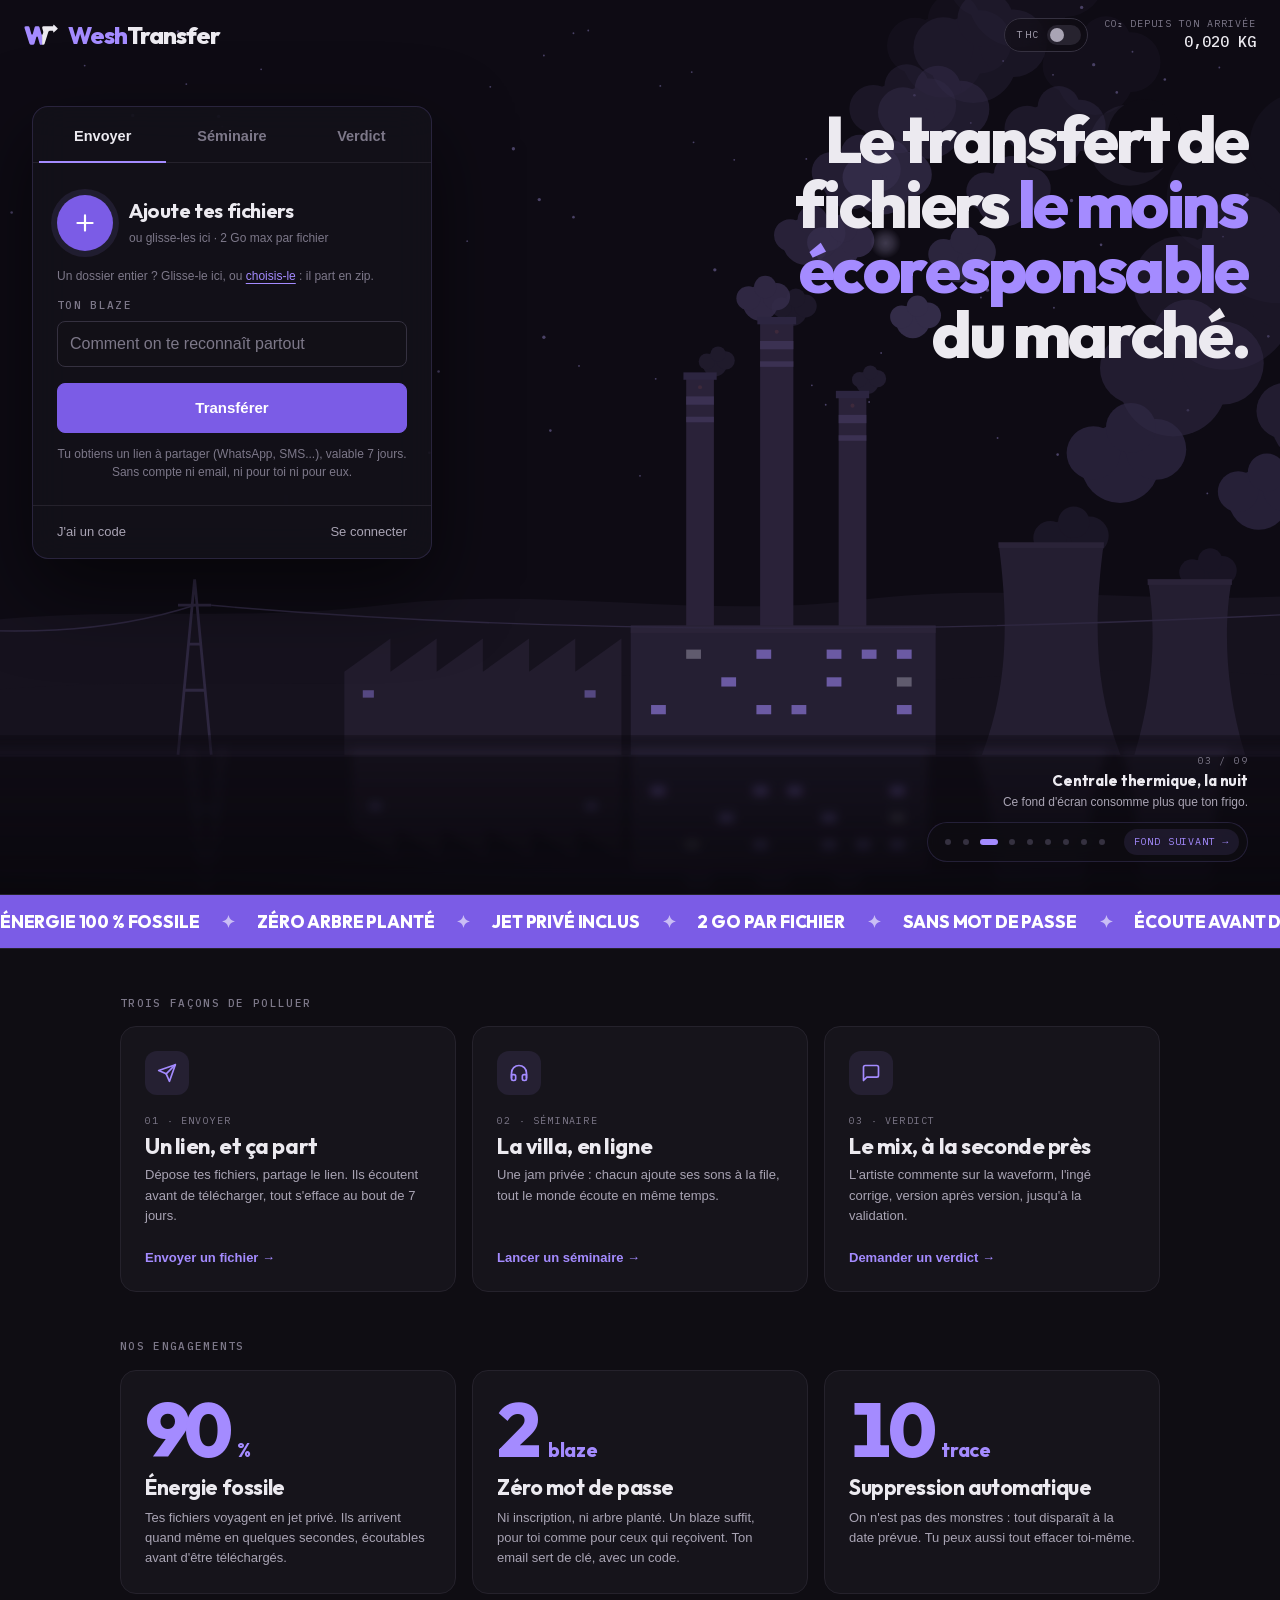
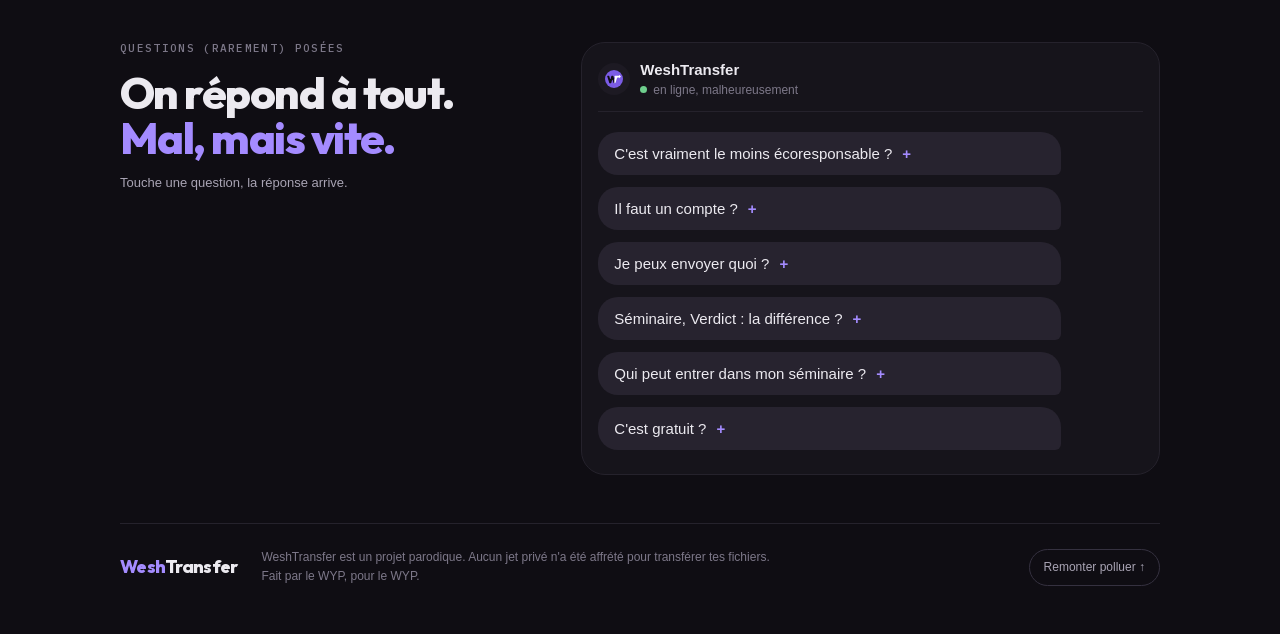
<file: index.html>
<!doctype html>
<html lang="fr">
<head>
<meta charset="utf-8">
<!-- servie aussi sous /t/..., /i/..., /c/... (liens courts) : tout part de la racine -->
<base href="/">
<meta name="viewport" content="width=device-width, initial-scale=1, viewport-fit=cover">
<meta name="theme-color" content="#0D0A12">
<meta name="description" content="WeshTransfer, le transfert de fichiers le moins écoresponsable du marché. Envoie tes sons, clips et stems, écoute avant de télécharger. Sans compte.">
<link rel="canonical" href="https://weshtransfer.fr/">
<!-- aperçu quand un lien est collé dans une messagerie : adresses absolues obligatoires -->
<meta property="og:type" content="website">
<meta property="og:site_name" content="WeshTransfer">
<meta property="og:locale" content="fr_FR">
<meta property="og:url" content="https://weshtransfer.fr/">
<meta property="og:title" content="WeshTransfer">
<meta property="og:description" content="Le transfert de fichiers le moins écoresponsable du marché. Sons, clips, stems : écoute avant de télécharger. Sans compte.">
<meta property="og:image" content="https://weshtransfer.fr/img/og.png">
<meta property="og:image:width" content="1200">
<meta property="og:image:height" content="630">
<meta property="og:image:alt" content="WeshTransfer : une centrale au charbon, la nuit, et le slogan « le transfert de fichiers le moins écoresponsable du marché ».">
<meta name="twitter:card" content="summary_large_image">
<meta name="apple-mobile-web-app-capable" content="yes">
<meta name="apple-mobile-web-app-status-bar-style" content="black-translucent">
<title>WeshTransfer · le transfert le moins écoresponsable du marché</title>
<link rel="icon" href="img/favicon.svg" type="image/svg+xml">
<link rel="icon" href="img/favicon-32.png" sizes="32x32" type="image/png">
<link rel="apple-touch-icon" href="img/apple-touch-icon.png">
<link rel="stylesheet" href="css/app.css?v=142">
<script type="module" src="js/wallpaper-boot.js?v=142" blocking="render"></script>
</head>
<body class="hub">

<div class="scene" aria-hidden="true"></div>

<header class="hub-top">
  <a class="logo" href="index.html" aria-label="WeshTransfer, accueil">
    <svg class="monogram" width="34" height="21" viewBox="0 0 184 112" aria-hidden="true"><path d="M2.87 21.1A7 7 0 0 1 9.54 12L22.73 12A7 7 0 0 1 29.46 17.07L39.76 52.91A4 4 0 0 0 47.45 52.9L57.65 17.08A7 7 0 0 1 64.38 12L77.01 12A7 7 0 0 1 83.75 17.08L94.57 55.1A3.42 3.42 0 0 0 97.86 57.59L97.86 112L91.95 112A7.22 7.22 0 0 1 85.01 106.76L74.5 69.85A4 4 0 0 0 66.8 69.85L56.87 104.74A10 10 0 0 1 47.25 112L38.83 112A10 10 0 0 1 29.3 105Z" fill="#A48BFF"/><path d="M98.54 20.92A7 7 0 0 1 105.27 12L155.9 12A2.1 2.1 0 0 0 158 9.9L158 5.76A2.52 2.52 0 0 1 162.23 3.91L181.61 21.8A3 3 0 0 1 181.61 26.2L162.23 44.09A2.52 2.52 0 0 1 158 42.24L158 38.1A2.1 2.1 0 0 0 155.9 36L141.07 36A10 10 0 0 0 131.54 43L111.52 106.53A7.82 7.82 0 0 1 104.07 112L97.86 112L97.86 57.59A3.42 3.42 0 0 0 101.15 55.11L103.63 46.55A14 14 0 0 0 103.64 38.83Z" fill="#ECEAF0"/></svg>
    <span class="wordmark"><em>Wesh</em>Transfer</span>
  </a>
  <div class="hub-right">
    <button type="button" class="mode-switch" role="switch" aria-checked="false" data-mode-switch title="Mode THC : autre décor, autres blagues. Parodie, 18+.">THC<i></i></button>
    <p class="co2" aria-live="off"><span class="co2-long" data-thc="Taux de THC depuis ton arrivée">CO₂ depuis ton arrivée</span><span class="co2-short" data-thc="THC">CO₂ émis</span> <b class="mono" id="co2">0,000 kg</b></p>
  </div>
</header>

<main class="hub-stage">
  <p class="claim">Le transfert de fichiers <em>le moins écoresponsable</em> du marché.</p>

  <section class="deck" aria-label="Envoyer, lancer un séminaire ou demander le verdict d'un mix">
    <div class="deck-tabs" role="tablist">
      <button role="tab" data-tab="send" aria-selected="true">Envoyer</button>
      <button role="tab" data-tab="salon" aria-selected="false">Séminaire</button>
      <button role="tab" data-tab="revue" aria-selected="false">Verdict</button>
    </div>
    <div class="deck-body" id="deck"></div>
    <div class="deck-foot">
      <button type="button" data-tab="join">J'ai un code</button>
      <button type="button" data-tab="spaces" id="spaces-link" hidden></button>
    </div>
  </section>

  <div class="wallpaper-note" data-wallpaper>
    <p class="wp-text"><span class="wp-n" data-wp-n>03 / 09</span><b data-wp-title>Centrale thermique, la nuit</b><span data-wp-joke>Ce fond d'écran consomme plus que ton frigo.</span><span class="wp-play" data-wp-play hidden>Clique une plante pour cueillir. Maintiens le clic pour allumer.</span></p>
    <div class="wp-bar"><div class="wp-dots" data-wp-dots aria-label="Choisir le décor"></div><button type="button" class="wp-next" data-wp-next>Fond suivant &rarr;</button></div>
  </div>
</main>

<section class="hub-below">
  <div class="ticker" aria-hidden="true"><div class="ticker-track" data-ticker><span>Énergie 100 % fossile</span><i>✦</i><span>Zéro arbre planté</span><i>✦</i><span>Jet privé inclus</span><i>✦</i><span>2 Go par fichier</span><i>✦</i><span>Sans mot de passe</span><i>✦</i><span>Écoute avant de télécharger</span><i>✦</i><span>Bilan carbone : oui</span><i>✦</i><span>Énergie 100 % fossile</span><i>✦</i><span>Zéro arbre planté</span><i>✦</i><span>Jet privé inclus</span><i>✦</i><span>2 Go par fichier</span><i>✦</i><span>Sans mot de passe</span><i>✦</i><span>Écoute avant de télécharger</span><i>✦</i><span>Bilan carbone : oui</span><i>✦</i></div></div>

  <h2 class="label-mono reveal" data-thc="Trois façons de planer">Trois façons de polluer</h2>
  <div class="modes">
    <button type="button" class="mode reveal" data-tab="send">
      <span class="mode-ico" data-icon="send"></span>
      <span class="mode-kicker" data-thc="01 · Faire tourner">01 · Envoyer</span>
      <strong data-thc="Un lien, et ça plane">Un lien, et ça part</strong>
      <span class="mode-text" data-thc="Pose tes fichiers, fais tourner le lien. Ils écoutent avant de télécharger, tout s'évapore au bout de 7 jours.">Dépose tes fichiers, partage le lien. Ils écoutent avant de télécharger, tout s'efface au bout de 7 jours.</span>
      <span class="mode-go">Envoyer un fichier <i>&rarr;</i></span>
    </button>
    <button type="button" class="mode reveal" data-tab="salon">
      <span class="mode-ico" data-icon="headphones"></span>
      <span class="mode-kicker" data-thc="02 · Session">02 · Séminaire</span>
      <strong data-thc="Le salon, en ligne">La villa, en ligne</strong>
      <span class="mode-text" data-thc="Une session entre potes : chacun pose son son à la file, tout le monde écoute en même temps. Qui a la télécommande ?">Une jam privée : chacun ajoute ses sons à la file, tout le monde écoute en même temps.</span>
      <span class="mode-go">Lancer un séminaire <i>&rarr;</i></span>
    </button>
    <button type="button" class="mode reveal" data-tab="revue">
      <span class="mode-ico" data-icon="comment"></span>
      <span class="mode-kicker">03 · Verdict</span>
      <strong data-thc="Le mix, à tête reposée">Le mix, à la seconde près</strong>
      <span class="mode-text" data-thc="L'artiste commente sur la waveform, l'ingé corrige, version après version. Personne ne se presse, tout le monde valide.">L'artiste commente sur la waveform, l'ingé corrige, version après version, jusqu'à la validation.</span>
      <span class="mode-go">Demander un verdict <i>&rarr;</i></span>
    </button>
  </div>

  <h2 class="label-mono reveal" data-thc="Nos promesses (de ce qu'on s'en souvient)">Nos engagements</h2>
  <div class="pledges">
    <article class="pledge reveal">
      <p class="pledge-stat"><b data-count="100" data-from="0">100</b><span>%</span></p>
      <h3 data-thc="Détente garantie">Énergie fossile</h3>
      <p data-thc="Tes fichiers prennent leur temps dans leur tête. En vrai ils arrivent en quelques secondes, écoutables avant d'être téléchargés.">Tes fichiers voyagent en jet privé. Ils arrivent quand même en quelques secondes, écoutables avant d'être téléchargés.</p>
    </article>
    <article class="pledge reveal">
      <p class="pledge-stat"><b data-count="1" data-from="9">1</b><span>blaze</span></p>
      <h3 data-thc="Zéro prise de tête">Zéro mot de passe</h3>
      <p data-thc="Ni inscription, ni prise de tête. Un blaze suffit, pour toi comme pour ceux qui reçoivent. Ton email sert de clé, avec un code.">Ni inscription, ni arbre planté. Un blaze suffit, pour toi comme pour ceux qui reçoivent. Ton email sert de clé, avec un code.</p>
    </article>
    <article class="pledge reveal">
      <p class="pledge-stat"><b data-count="0" data-from="100">0</b><span>trace</span></p>
      <h3 data-thc="Ça s'évapore tout seul">Suppression automatique</h3>
      <p data-thc="Comme ta mémoire à court terme : tout disparaît à la date prévue. Tu peux aussi tout effacer toi-même.">On n'est pas des monstres : tout disparaît à la date prévue. Tu peux aussi tout effacer toi-même.</p>
    </article>
  </div>

  <div class="hub-faq">
    <div class="faq-side reveal">
      <h2 class="label-mono" data-thc="Questions (posées deux fois)">Questions (rarement) posées</h2>
      <p class="faq-title" data-thc="On répond à tout. &lt;em&gt;Lentement, mais bien.&lt;/em&gt;">On répond à tout. <em>Mal, mais vite.</em></p>
      <p class="faq-sub" data-thc="Touche une question. La réponse arrive, à son rythme.">Touche une question, la réponse arrive.</p>
    </div>
    <div class="chat">
      <p class="chat-head"><img src="img/favicon.svg" alt="" width="18" height="18"><span>WeshTransfer<small data-thc="en ligne, plus ou moins">en ligne, malheureusement</small></span></p>
      <details class="reveal">
        <summary data-thc="C'est vraiment le plus défoncé ?">C'est vraiment le moins écoresponsable ?</summary>
        <div class="chat-answer"><span class="chat-typing"><i></i><i></i><i></i></span><p data-thc="On a oublié la question. Mais oui. Et on efface tout à la date prévue : ça, on s'en souvient.">On fait de notre mieux. Mais en vrai, on efface tout à la date prévue. Quelque part sous le charbon, on a un cœur.</p></div>
      </details>
      <details class="reveal">
        <summary data-thc="Il faut un compte ? Genre, s'inscrire ?">Il faut un compte ?</summary>
        <div class="chat-answer"><span class="chat-typing"><i></i><i></i><i></i></span><p data-thc="Non, un blaze suffit. Pour l'email, un code à 6 chiffres, une fois par appareil. Note-le, tu vas l'oublier.">Non, un blaze suffit. Pour l'email, un code à 6 chiffres, une fois par appareil.</p></div>
      </details>
      <details class="reveal">
        <summary data-thc="Je peux envoyer quoi, déjà ?">Je peux envoyer quoi ?</summary>
        <div class="chat-answer"><span class="chat-typing"><i></i><i></i><i></i></span><p data-thc="Tout, jusqu'à 2 Go par fichier et 3 Go par jour. Sauf les programmes : on plane, mais proprement.">Tout, jusqu'à 2 Go par fichier et 3 Go par jour. Sauf les programmes : on pollue, mais proprement.</p></div>
      </details>
      <details class="reveal">
        <summary data-thc="Séminaire, Verdict : c'est quoi la différence, frère ?">Séminaire, Verdict : la différence ?</summary>
        <div class="chat-answer"><span class="chat-typing"><i></i><i></i><i></i></span><p data-thc="Le séminaire, c'est le salon : chacun pose ses sons à la file et tout le monde écoute en même temps. Le verdict, c'est le studio : l'artiste commente le mix à la seconde près, l'ingé corrige. Dans les deux cas, quelqu'un a apporté à manger.">Le séminaire, c'est la villa : une jam où chacun ajoute ses sons à la file et où tout le monde écoute en même temps. Le verdict, c'est le studio : l'artiste commente le mix à la seconde près, l'ingé corrige.</p></div>
      </details>
      <details class="reveal">
        <summary data-thc="Qui peut entrer dans mon salon ?">Qui peut entrer dans mon séminaire ?</summary>
        <div class="chat-answer"><span class="chat-typing"><i></i><i></i><i></i></span><p data-thc="Seulement ceux que tu invites par email, code à l'appui. Même nous, on n'a pas les clés. On les a perdues, d'ailleurs.">Seulement ceux que tu invites par email, code à l'appui. Même nous, on n'a pas les clés.</p></div>
      </details>
      <details class="reveal">
        <summary data-thc="C'est gratuit ? Sérieux ?">C'est gratuit ?</summary>
        <div class="chat-answer"><span class="chat-typing"><i></i><i></i><i></i></span><p data-thc="Oui. C'est le salon qui régale.">Oui. C'est la planète qui paie.</p></div>
      </details>
    </div>
  </div>

  <footer class="hub-foot">
    <a class="logo" href="index.html" aria-label="WeshTransfer, accueil"><span class="wordmark"><em>Wesh</em>Transfer</span></a>
    <p data-thc="WeshTransfer est un projet parodique. Aucune substance n'a été consommée pour transférer tes fichiers.&lt;br&gt;Fait par le WYP, pour le WYP.">WeshTransfer est un projet parodique. Aucun jet privé n'a été affrété pour transférer tes fichiers.<br>Fait par le WYP, pour le WYP.</p>
    <button type="button" class="foot-top" data-top data-thc="Remonter planer ↑">Remonter polluer &uarr;</button>
  </footer>
</section>

<div id="sheets"></div>
<div class="toast-wrap" id="toasts" aria-live="polite"></div>

<script type="module" src="js/hub.js?v=142"></script>
</body>
</html>
</file>
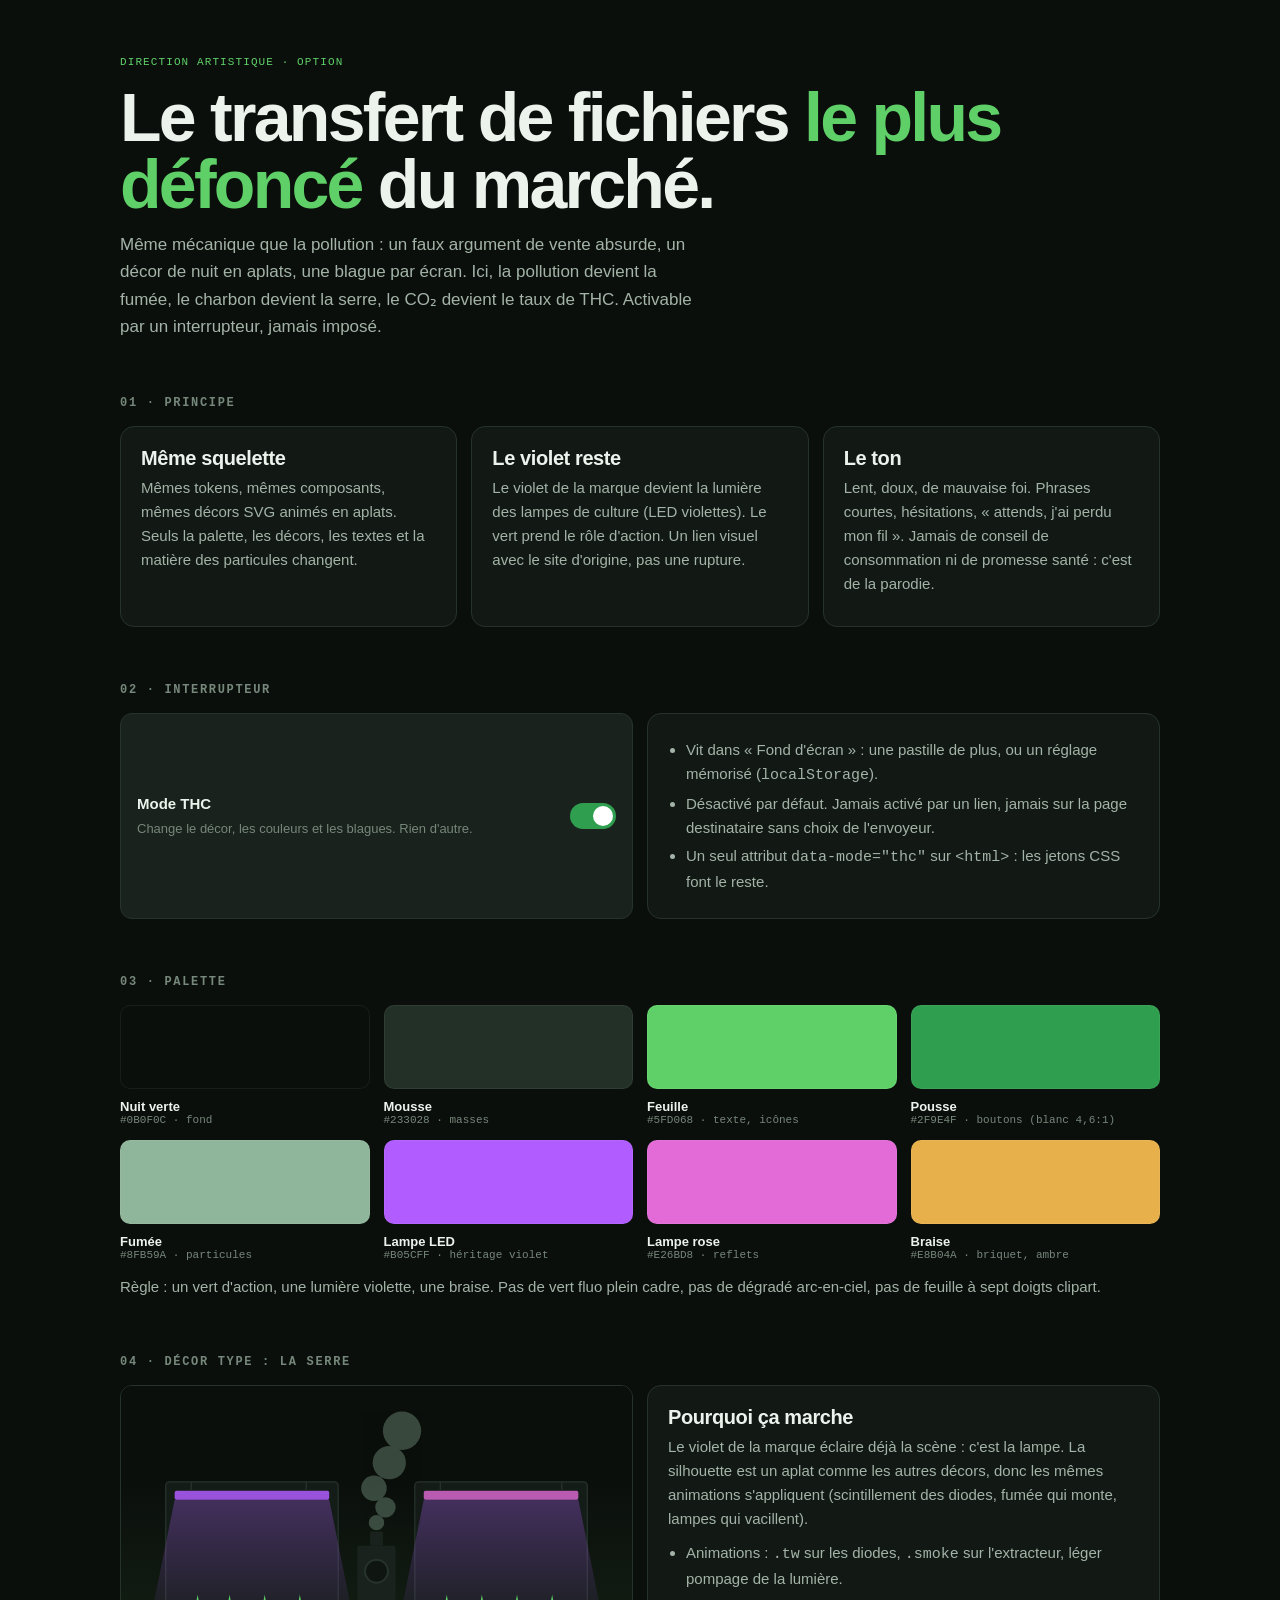
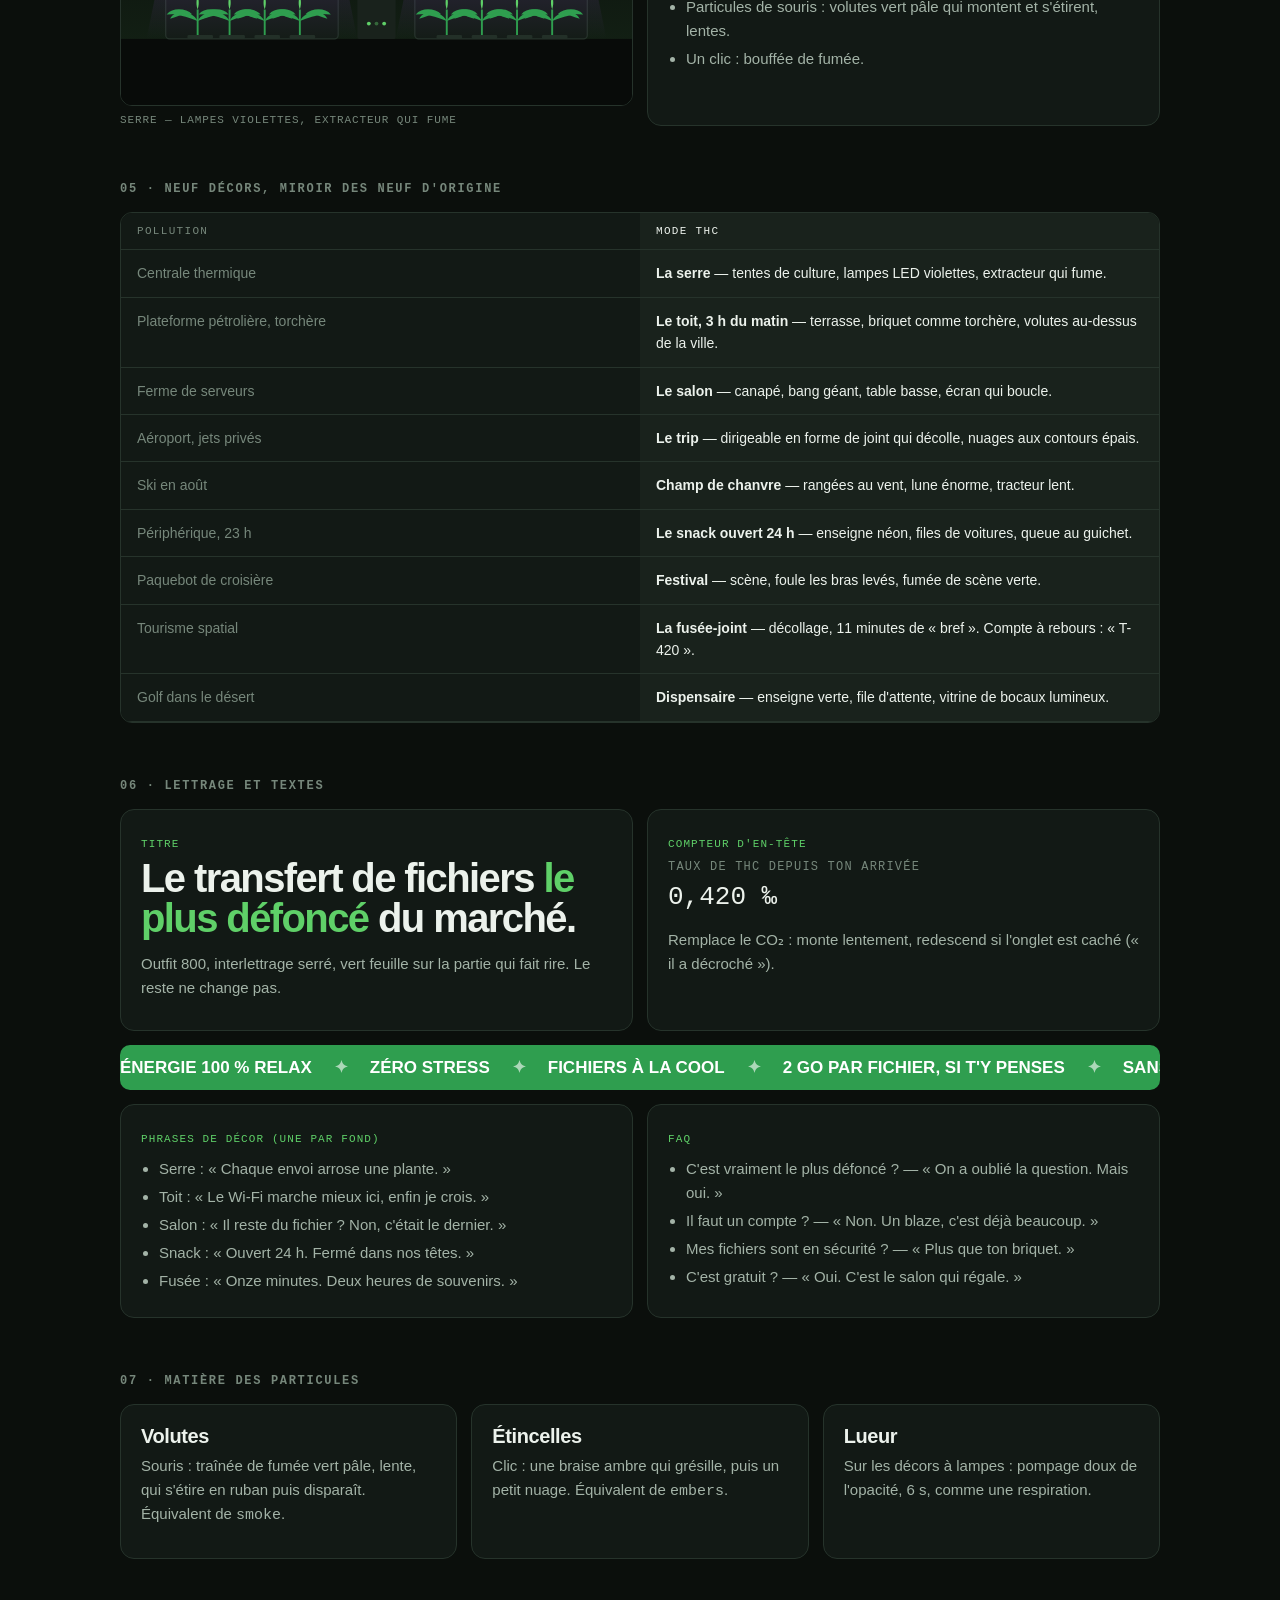
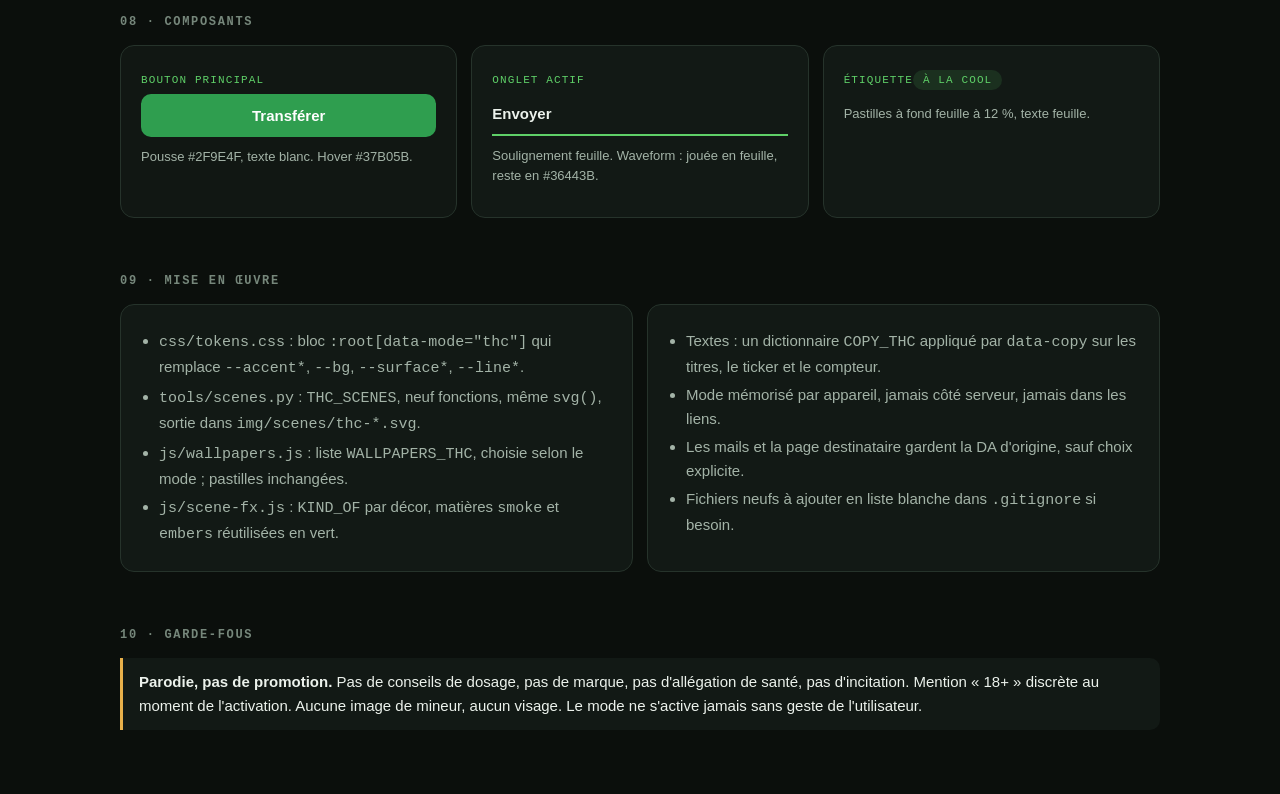
<file: dev/da-thc.html>
<!doctype html>
<html lang="fr">
<head>
<meta charset="utf-8">
<meta name="viewport" content="width=device-width, initial-scale=1">
<title>WeshTransfer · direction artistique « Mode THC »</title>
<style>
:root{--bg:#0B0F0C;--s1:#121915;--s2:#19221C;--s3:#233028;--line:#26332B;--txt:#ECF2EC;--dim:#A3B3A7;--faint:#76877B;
--leaf:#5FD068;--leaf-d:#2F9E4F;--smoke:#8FB59A;--lamp:#B05CFF;--lamp2:#E26BD8;--amber:#E8B04A;--ember:#E8674A;
--display:"Outfit",-apple-system,"Segoe UI",sans-serif;--mono:"IBM Plex Mono",ui-monospace,Menlo,monospace}
*{box-sizing:border-box}body{margin:0;background:var(--bg);color:var(--txt);font:15px/1.6 -apple-system,"Segoe UI",sans-serif}
main{max-width:1080px;margin:0 auto;padding:48px 20px 80px}
h1{font:800 clamp(38px,6vw,68px)/.98 var(--display);letter-spacing:-.04em;margin:8px 0 14px}
h1 em{font-style:normal;color:var(--leaf)}
h2{font:700 12px var(--mono);letter-spacing:.14em;text-transform:uppercase;color:var(--faint);margin:56px 0 16px}
h3{font:700 20px var(--display);letter-spacing:-.02em;margin:0 0 6px}
p{margin:0 0 10px;color:var(--dim)}.lead{font-size:17px;max-width:62ch}
.grid{display:grid;gap:14px}.g2{grid-template-columns:repeat(2,1fr)}.g3{grid-template-columns:repeat(3,1fr)}.g4{grid-template-columns:repeat(4,1fr)}
.card{background:var(--s1);border:1px solid var(--line);border-radius:14px;padding:20px}
.sw{height:84px;border-radius:10px;margin-bottom:10px;border:1px solid rgba(255,255,255,.06)}
.sw-n{font:600 13px var(--display);color:var(--txt)}.sw-v{font:11px var(--mono);color:var(--faint)}
.mono{font-family:var(--mono)}.tag{display:inline-block;font:11px var(--mono);letter-spacing:.1em;text-transform:uppercase;color:var(--leaf);margin-bottom:8px}
.pair{display:grid;grid-template-columns:1fr 1fr;gap:14px}
.pair figure{margin:0}.pair figcaption{font:11px var(--mono);letter-spacing:.08em;text-transform:uppercase;color:var(--faint);margin-top:8px}
svg{display:block;width:100%;height:auto;border-radius:12px;border:1px solid var(--line)}
.toggle{display:flex;align-items:center;justify-content:space-between;gap:16px;padding:14px 16px;border:1px solid var(--line);border-radius:12px;background:var(--s2)}
.sw-t{position:relative;width:46px;height:26px;border-radius:13px;background:var(--leaf-d);flex:none}.sw-t::after{content:"";position:absolute;right:3px;top:3px;width:20px;height:20px;border-radius:50%;background:#fff}
.btn{display:block;width:100%;padding:13px;border:0;border-radius:10px;font:600 15px var(--display);color:#fff;text-align:center}
.cmp{display:grid;grid-template-columns:1fr 1fr;gap:0;border:1px solid var(--line);border-radius:12px;overflow:hidden}
.cmp>div{padding:12px 16px;border-bottom:1px solid var(--line);font-size:14px}.cmp>div:nth-child(odd){background:var(--s1);color:var(--faint)}.cmp>div:nth-child(even){background:var(--s2);color:var(--txt)}
.cmp .hd{font:11px var(--mono);letter-spacing:.12em;text-transform:uppercase}
ul{margin:0;padding-left:18px;color:var(--dim)}li{margin:4px 0}
.ticker{background:var(--leaf-d);color:#fff;padding:12px 0;overflow:hidden;white-space:nowrap;font:800 17px var(--display);text-transform:uppercase;border-radius:10px}
.ticker span{margin-right:22px}.ticker i{font-style:normal;opacity:.6;margin-right:22px}
.note{border-left:3px solid var(--amber);padding:12px 16px;background:var(--s1);border-radius:0 10px 10px 0}
@media(max-width:800px){.g2,.g3,.g4,.pair,.cmp{grid-template-columns:1fr}}
</style>
</head>
<body>
<main>
<span class="tag">Direction artistique · option</span>
<h1>Le transfert de fichiers <em>le plus défoncé</em> du marché.</h1>
<p class="lead">Même mécanique que la pollution : un faux argument de vente absurde, un décor de nuit en aplats, une blague par écran. Ici, la pollution devient la fumée, le charbon devient la serre, le CO₂ devient le taux de THC. Activable par un interrupteur, jamais imposé.</p>

<h2>01 · Principe</h2>
<div class="grid g3">
  <div class="card"><h3>Même squelette</h3><p>Mêmes tokens, mêmes composants, mêmes décors SVG animés en aplats. Seuls la palette, les décors, les textes et la matière des particules changent.</p></div>
  <div class="card"><h3>Le violet reste</h3><p>Le violet de la marque devient la lumière des lampes de culture (LED violettes). Le vert prend le rôle d'action. Un lien visuel avec le site d'origine, pas une rupture.</p></div>
  <div class="card"><h3>Le ton</h3><p>Lent, doux, de mauvaise foi. Phrases courtes, hésitations, « attends, j'ai perdu mon fil ». Jamais de conseil de consommation ni de promesse santé : c'est de la parodie.</p></div>
</div>

<h2>02 · Interrupteur</h2>
<div class="grid g2">
  <div class="toggle"><div><strong>Mode THC</strong><br><span style="color:var(--faint);font-size:13px">Change le décor, les couleurs et les blagues. Rien d'autre.</span></div><div class="sw-t"></div></div>
  <div class="card"><ul><li>Vit dans « Fond d'écran » : une pastille de plus, ou un réglage mémorisé (<span class="mono">localStorage</span>).</li><li>Désactivé par défaut. Jamais activé par un lien, jamais sur la page destinataire sans choix de l'envoyeur.</li><li>Un seul attribut <span class="mono">data-mode="thc"</span> sur <span class="mono">&lt;html&gt;</span> : les jetons CSS font le reste.</li></ul></div>
</div>

<h2>03 · Palette</h2>
<div class="grid g4">
  <div><div class="sw" style="background:#0B0F0C"></div><div class="sw-n">Nuit verte</div><div class="sw-v">#0B0F0C · fond</div></div>
  <div><div class="sw" style="background:#233028"></div><div class="sw-n">Mousse</div><div class="sw-v">#233028 · masses</div></div>
  <div><div class="sw" style="background:#5FD068"></div><div class="sw-n">Feuille</div><div class="sw-v">#5FD068 · texte, icônes</div></div>
  <div><div class="sw" style="background:#2F9E4F"></div><div class="sw-n">Pousse</div><div class="sw-v">#2F9E4F · boutons (blanc 4,6:1)</div></div>
  <div><div class="sw" style="background:#8FB59A"></div><div class="sw-n">Fumée</div><div class="sw-v">#8FB59A · particules</div></div>
  <div><div class="sw" style="background:#B05CFF"></div><div class="sw-n">Lampe LED</div><div class="sw-v">#B05CFF · héritage violet</div></div>
  <div><div class="sw" style="background:#E26BD8"></div><div class="sw-n">Lampe rose</div><div class="sw-v">#E26BD8 · reflets</div></div>
  <div><div class="sw" style="background:#E8B04A"></div><div class="sw-n">Braise</div><div class="sw-v">#E8B04A · briquet, ambre</div></div>
</div>
<p style="margin-top:14px">Règle : un vert d'action, une lumière violette, une braise. Pas de vert fluo plein cadre, pas de dégradé arc-en-ciel, pas de feuille à sept doigts clipart.</p>

<h2>04 · Décor type : la serre</h2>
<div class="pair">
<figure>
<svg viewBox="0 0 800 500" role="img" aria-label="Serre de culture indoor, lampes violettes">
<defs><linearGradient id="cone" x1="0" y1="0" x2="0" y2="1"><stop offset="0" stop-color="#B05CFF" stop-opacity=".30"/><stop offset="1" stop-color="#B05CFF" stop-opacity="0"/></linearGradient>
<linearGradient id="hz" x1="0" y1="0" x2="0" y2="1"><stop offset="0" stop-color="#5FD068" stop-opacity="0"/><stop offset="1" stop-color="#5FD068" stop-opacity=".10"/></linearGradient>
<g id="plant"><path d="M0 0 V-46" stroke="#2F9E4F" stroke-width="3"/>
<path id="lf" d="M0 -28 C-6 -40 -26 -48 -38 -40 C-26 -36 -12 -34 0 -28Z" fill="#2F9E4F"/>
<use href="#lf" transform="scale(-1 1)"/>
<use href="#lf" transform="translate(0 -12) rotate(-18)"/><use href="#lf" transform="translate(0 -12) scale(-1 1) rotate(-18)"/>
<use href="#lf" transform="translate(0 -22) scale(.8) rotate(-34)"/><use href="#lf" transform="translate(0 -22) scale(-.8 .8) rotate(-34)"/>
<path d="M0 -46 C-4 -58 0 -66 0 -70 C0 -66 4 -58 0 -46Z" fill="#5FD068"/></g></defs>
<rect width="800" height="500" fill="#0B0F0C"/><rect y="150" width="800" height="300" fill="url(#hz)"/>
<rect y="396" width="800" height="104" fill="#080B09"/>
<!-- tentes de culture -->
<rect x="70" y="150" width="270" height="246" rx="6" fill="#141C17" stroke="#26332B" stroke-width="2"/>
<rect x="460" y="150" width="270" height="246" rx="6" fill="#141C17" stroke="#26332B" stroke-width="2"/>
<rect x="84" y="164" width="242" height="14" rx="3" fill="#B05CFF" opacity=".85"/><rect x="474" y="164" width="242" height="14" rx="3" fill="#E26BD8" opacity=".8"/>
<path d="M84 178 L326 178 L370 396 L40 396Z" fill="url(#cone)"/><path d="M474 178 L716 178 L760 396 L430 396Z" fill="url(#cone)"/>
<g stroke="#26332B" stroke-width="2"><path d="M110 164 V150 M290 164 V150 M500 164 V150 M690 164 V150"/></g>
<g transform="translate(0 396)">
<use href="#plant" x="120" transform="translate(0 0)"/><use href="#plant" x="170" transform="translate(0 0) scale(1)"/><use href="#plant" x="225" transform="translate(0 0)"/><use href="#plant" x="280" transform="translate(0 0)"/>
<use href="#plant" x="510"/><use href="#plant" x="565"/><use href="#plant" x="620"/><use href="#plant" x="675"/></g>
<g transform="translate(0 396)" fill="#233028"><rect x="104" y="-6" width="40" height="6" rx="2"/><rect x="154" y="-6" width="40" height="6" rx="2"/><rect x="209" y="-6" width="40" height="6" rx="2"/><rect x="264" y="-6" width="40" height="6" rx="2"/><rect x="494" y="-6" width="40" height="6" rx="2"/><rect x="549" y="-6" width="40" height="6" rx="2"/><rect x="604" y="-6" width="40" height="6" rx="2"/><rect x="659" y="-6" width="40" height="6" rx="2"/></g>
<!-- extracteur et fumée -->
<rect x="370" y="250" width="60" height="146" rx="4" fill="#19221C"/><circle cx="400" cy="290" r="18" fill="#0F1511" stroke="#26332B" stroke-width="3"/>
<g fill="#8FB59A" opacity=".35"><circle cx="400" cy="214" r="12"/><circle cx="414" cy="190" r="16"/><circle cx="396" cy="160" r="20"/><circle cx="420" cy="120" r="26"/><circle cx="440" cy="70" r="30"/></g>
<rect x="390" y="228" width="20" height="22" fill="#19221C"/>
<!-- diodes -->
<g fill="#5FD068"><circle cx="388" cy="372" r="3"/><circle cx="400" cy="372" r="3" opacity=".4"/><circle cx="412" cy="372" r="3"/></g>
</svg>
<figcaption>Serre — lampes violettes, extracteur qui fume</figcaption>
</figure>
<div class="card">
<h3>Pourquoi ça marche</h3>
<p>Le violet de la marque éclaire déjà la scène : c'est la lampe. La silhouette est un aplat comme les autres décors, donc les mêmes animations s'appliquent (scintillement des diodes, fumée qui monte, lampes qui vacillent).</p>
<ul><li>Animations : <span class="mono">.tw</span> sur les diodes, <span class="mono">.smoke</span> sur l'extracteur, léger pompage de la lumière.</li><li>Particules de souris : volutes vert pâle qui montent et s'étirent, lentes.</li><li>Un clic : bouffée de fumée.</li></ul>
</div>
</div>

<h2>05 · Neuf décors, miroir des neuf d'origine</h2>
<div class="cmp">
<div class="hd">Pollution</div><div class="hd">Mode THC</div>
<div>Centrale thermique</div><div><strong>La serre</strong> — tentes de culture, lampes LED violettes, extracteur qui fume.</div>
<div>Plateforme pétrolière, torchère</div><div><strong>Le toit, 3 h du matin</strong> — terrasse, briquet comme torchère, volutes au-dessus de la ville.</div>
<div>Ferme de serveurs</div><div><strong>Le salon</strong> — canapé, bang géant, table basse, écran qui boucle.</div>
<div>Aéroport, jets privés</div><div><strong>Le trip</strong> — dirigeable en forme de joint qui décolle, nuages aux contours épais.</div>
<div>Ski en août</div><div><strong>Champ de chanvre</strong> — rangées au vent, lune énorme, tracteur lent.</div>
<div>Périphérique, 23 h</div><div><strong>Le snack ouvert 24 h</strong> — enseigne néon, files de voitures, queue au guichet.</div>
<div>Paquebot de croisière</div><div><strong>Festival</strong> — scène, foule les bras levés, fumée de scène verte.</div>
<div>Tourisme spatial</div><div><strong>La fusée-joint</strong> — décollage, 11 minutes de « bref ». Compte à rebours : « T-420 ».</div>
<div>Golf dans le désert</div><div><strong>Dispensaire</strong> — enseigne verte, file d'attente, vitrine de bocaux lumineux.</div>
</div>

<h2>06 · Lettrage et textes</h2>
<div class="grid g2">
  <div class="card"><div class="tag">Titre</div>
  <div style="font:800 40px/1 var(--display);letter-spacing:-.04em">Le transfert de fichiers <span style="color:var(--leaf)">le plus défoncé</span> du marché.</div>
  <p style="margin-top:14px">Outfit 800, interlettrage serré, vert feuille sur la partie qui fait rire. Le reste ne change pas.</p></div>
  <div class="card"><div class="tag">Compteur d'en-tête</div>
  <div class="mono" style="font-size:12px;letter-spacing:.1em;color:var(--faint)">TAUX DE THC DEPUIS TON ARRIVÉE</div>
  <div class="mono" style="font-size:26px">0,420 ‰</div>
  <p style="margin-top:10px">Remplace le CO₂ : monte lentement, redescend si l'onglet est caché (« il a décroché »).</p></div>
</div>
<div class="ticker" style="margin-top:14px"><span>Énergie 100 % relax</span><i>✦</i><span>Zéro stress</span><i>✦</i><span>Fichiers à la cool</span><i>✦</i><span>2 Go par fichier, si t'y penses</span><i>✦</i><span>Sans mot de passe, sans pression</span><i>✦</i><span>Bilan carbone : flou</span></div>
<div class="grid g2" style="margin-top:14px">
<div class="card"><div class="tag">Phrases de décor (une par fond)</div><ul>
<li>Serre : « Chaque envoi arrose une plante. »</li><li>Toit : « Le Wi-Fi marche mieux ici, enfin je crois. »</li><li>Salon : « Il reste du fichier ? Non, c'était le dernier. »</li><li>Snack : « Ouvert 24 h. Fermé dans nos têtes. »</li><li>Fusée : « Onze minutes. Deux heures de souvenirs. »</li></ul></div>
<div class="card"><div class="tag">FAQ</div><ul>
<li>C'est vraiment le plus défoncé ? — « On a oublié la question. Mais oui. »</li><li>Il faut un compte ? — « Non. Un blaze, c'est déjà beaucoup. »</li><li>Mes fichiers sont en sécurité ? — « Plus que ton briquet. »</li><li>C'est gratuit ? — « Oui. C'est le salon qui régale. »</li></ul></div>
</div>

<h2>07 · Matière des particules</h2>
<div class="grid g3">
<div class="card"><h3>Volutes</h3><p>Souris : traînée de fumée vert pâle, lente, qui s'étire en ruban puis disparaît. Équivalent de <span class="mono">smoke</span>.</p></div>
<div class="card"><h3>Étincelles</h3><p>Clic : une braise ambre qui grésille, puis un petit nuage. Équivalent de <span class="mono">embers</span>.</p></div>
<div class="card"><h3>Lueur</h3><p>Sur les décors à lampes : pompage doux de l'opacité, 6 s, comme une respiration.</p></div>
</div>

<h2>08 · Composants</h2>
<div class="grid g3">
<div class="card" style="background:rgba(18,25,21,.85)"><div class="tag">Bouton principal</div><div class="btn" style="background:var(--leaf-d)">Transférer</div><p style="margin-top:10px;font-size:13px">Pousse #2F9E4F, texte blanc. Hover #37B05B.</p></div>
<div class="card"><div class="tag">Onglet actif</div><div style="border-bottom:2px solid var(--leaf);padding:8px 0;font-weight:600">Envoyer</div><p style="margin-top:10px;font-size:13px">Soulignement feuille. Waveform : jouée en feuille, reste en #36443B.</p></div>
<div class="card"><div class="tag">Étiquette</div><span style="display:inline-block;padding:4px 10px;border-radius:999px;background:rgba(95,208,104,.12);color:var(--leaf);font:11px var(--mono);letter-spacing:.1em">À LA COOL</span><p style="margin-top:10px;font-size:13px">Pastilles à fond feuille à 12 %, texte feuille.</p></div>
</div>

<h2>09 · Mise en œuvre</h2>
<div class="grid g2">
<div class="card"><ul>
<li><span class="mono">css/tokens.css</span> : bloc <span class="mono">:root[data-mode="thc"]</span> qui remplace <span class="mono">--accent*</span>, <span class="mono">--bg</span>, <span class="mono">--surface*</span>, <span class="mono">--line*</span>.</li>
<li><span class="mono">tools/scenes.py</span> : <span class="mono">THC_SCENES</span>, neuf fonctions, même <span class="mono">svg()</span>, sortie dans <span class="mono">img/scenes/thc-*.svg</span>.</li>
<li><span class="mono">js/wallpapers.js</span> : liste <span class="mono">WALLPAPERS_THC</span>, choisie selon le mode ; pastilles inchangées.</li>
<li><span class="mono">js/scene-fx.js</span> : <span class="mono">KIND_OF</span> par décor, matières <span class="mono">smoke</span> et <span class="mono">embers</span> réutilisées en vert.</li></ul></div>
<div class="card"><ul>
<li>Textes : un dictionnaire <span class="mono">COPY_THC</span> appliqué par <span class="mono">data-copy</span> sur les titres, le ticker et le compteur.</li>
<li>Mode mémorisé par appareil, jamais côté serveur, jamais dans les liens.</li>
<li>Les mails et la page destinataire gardent la DA d'origine, sauf choix explicite.</li>
<li>Fichiers neufs à ajouter en liste blanche dans <span class="mono">.gitignore</span> si besoin.</li></ul></div>
</div>

<h2>10 · Garde-fous</h2>
<div class="note"><strong>Parodie, pas de promotion.</strong> Pas de conseils de dosage, pas de marque, pas d'allégation de santé, pas d'incitation. Mention « 18+ » discrète au moment de l'activation. Aucune image de mineur, aucun visage. Le mode ne s'active jamais sans geste de l'utilisateur.</div>
</main>
</body>
</html>
</file>
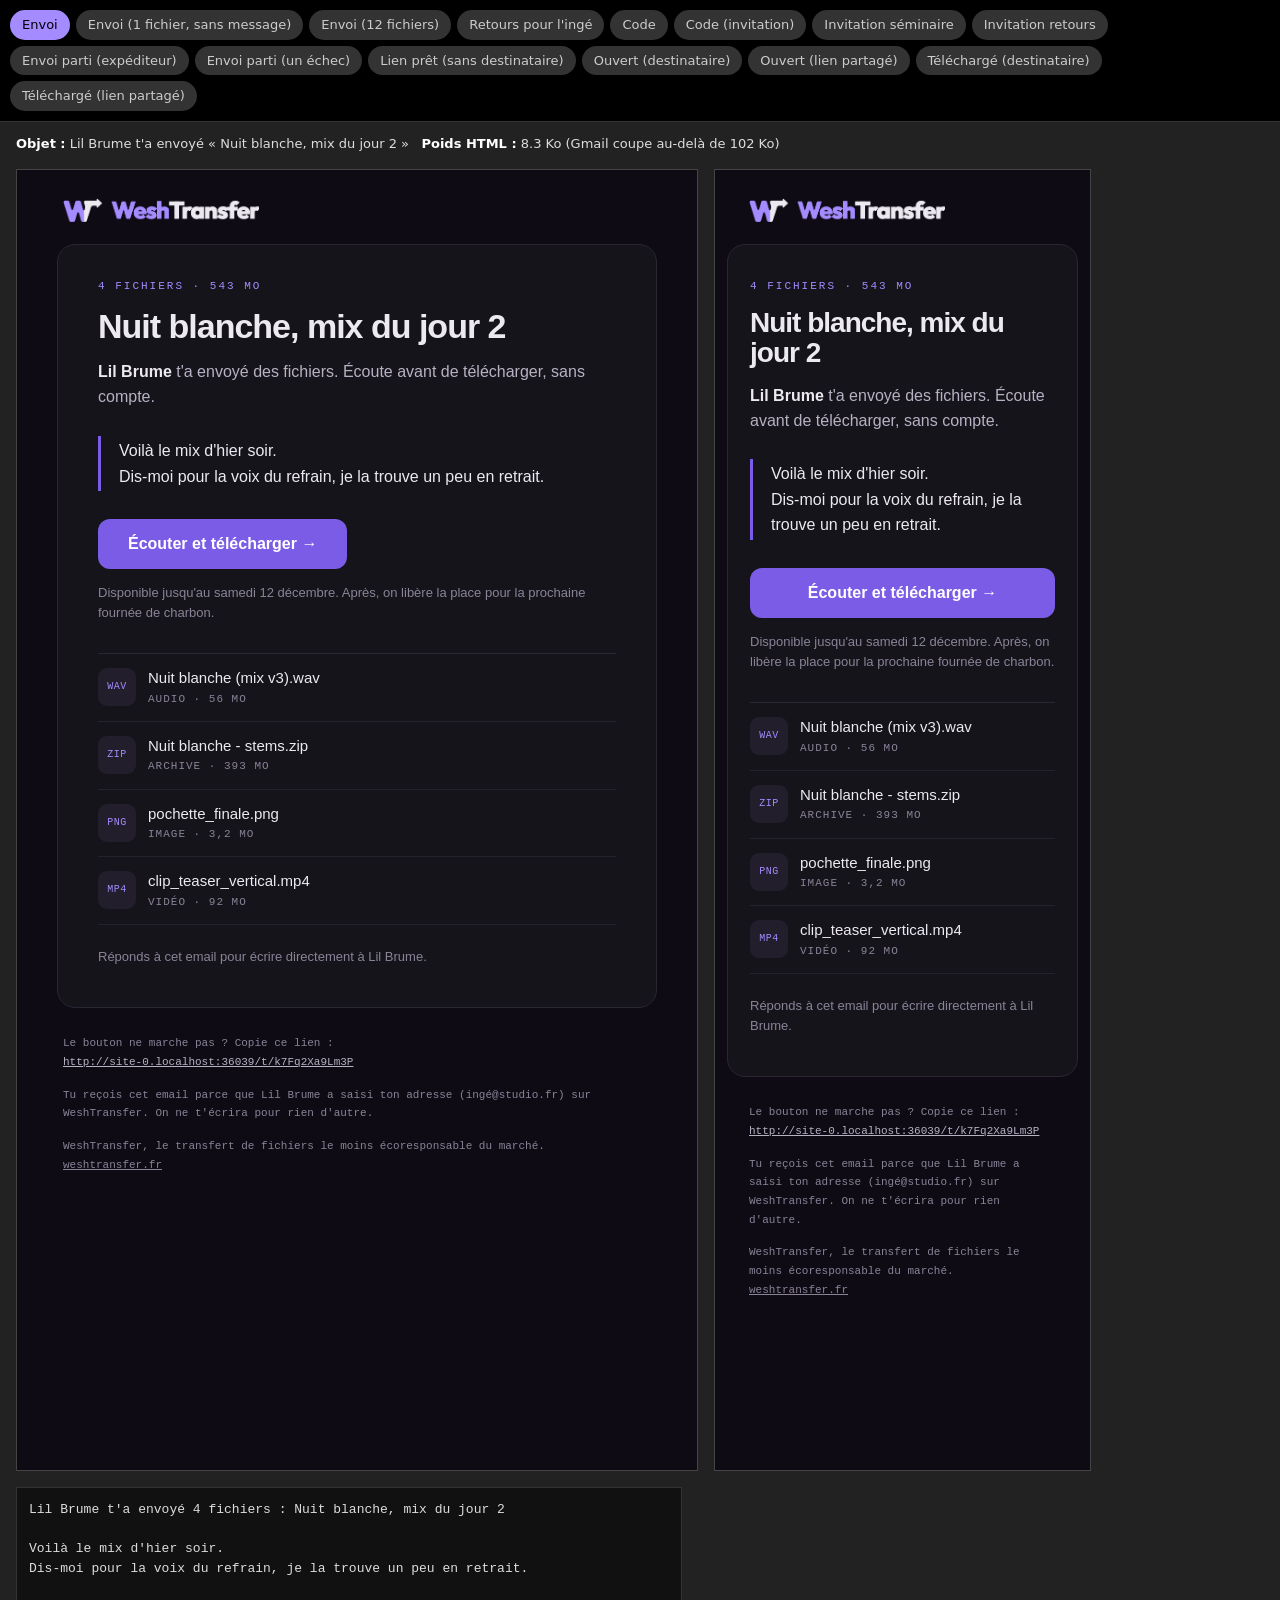
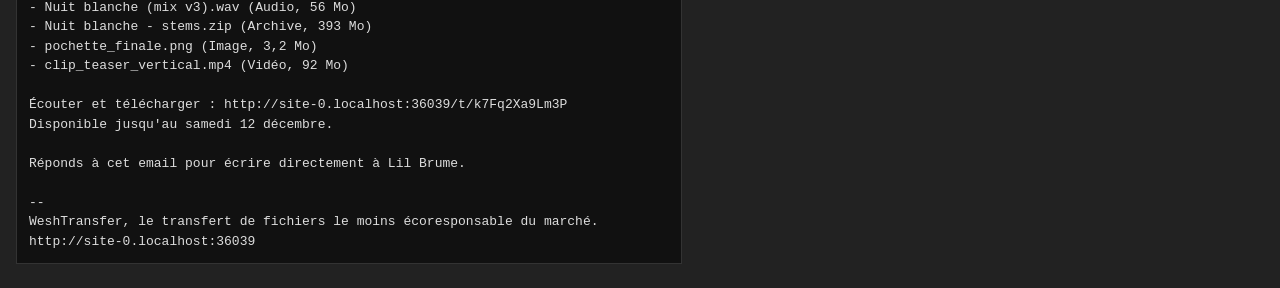
<file: dev/emails.html>
<!doctype html>
<html lang="fr">
<head>
<meta charset="utf-8">
<meta name="viewport" content="width=device-width, initial-scale=1">
<title>Aperçu des emails</title>
<style>
  body { margin: 0; background: #222; color: #ddd; font: 13px/1.5 system-ui, sans-serif; }
  nav { position: sticky; top: 0; z-index: 2; display: flex; flex-wrap: wrap; gap: 6px; padding: 10px; background: #000; border-bottom: 1px solid #333; }
  nav button { padding: 5px 12px; border: 0; border-radius: 99px; background: #333; color: #ccc; font: inherit; cursor: pointer; }
  nav button.on { background: #A48BFF; color: #000; }
  .meta { padding: 12px 16px 0; }
  .meta b { color: #fff; }
  .frames { display: flex; flex-wrap: wrap; gap: 16px; padding: 16px; align-items: flex-start; }
  iframe { border: 1px solid #444; background: #fff; }
  pre { margin: 0 16px 24px; padding: 12px; max-width: 640px; white-space: pre-wrap; background: #111; border: 1px solid #333; }
</style>
</head>
<body>
<!-- Les gabarits réels (supabase/functions/_shared/mail-templates.js) avec
     des données fictives, en largeur ordinateur et téléphone. Images et
     polices servies par le serveur local. -->
<nav id="nav"></nav>
<div class="meta" id="meta"></div>
<div class="frames">
  <iframe id="wide" width="680" height="1300" title="Ordinateur"></iframe>
  <iframe id="narrow" width="375" height="1300" title="Téléphone"></iframe>
</div>
<pre id="text"></pre>

<script type="module">
import { transferMail, verifyCodeMail, downloadNoticeMail, inviteMail, reviewDigestMail, sentConfirmMail, openNoticeMail } from "../supabase/functions/_shared/mail-templates.js";

const site = location.origin;
const inAWeek = new Date(Date.now() + 7 * 86400e3).toISOString();
const files = [
  { name: "Nuit blanche (mix v3).wav", kind: "mix", size: 58_300_000 },
  { name: "Nuit blanche - stems.zip", kind: "stems", size: 412_000_000 },
  { name: "pochette_finale.png", kind: "", size: 3_400_000 },
  { name: "clip_teaser_vertical.mp4", kind: "", size: 96_000_000 },
];

const cases = {
  "Envoi": () => transferMail({
    site, to: "ingé@studio.fr", sender: "Lil Brume", title: "Nuit blanche, mix du jour 2",
    message: "Voilà le mix d'hier soir.\nDis-moi pour la voix du refrain, je la trouve un peu en retrait.",
    files, link: site + "/t/k7Fq2Xa9Lm3P", expiresAt: inAWeek, canReply: true,
  }),
  "Envoi (1 fichier, sans message)": () => transferMail({
    site, sender: "Kasbah", title: "Freestyle du couloir",
    message: null, files: files.slice(0, 1), link: site + "/t/k7Fq2Xa9Lm3P", expiresAt: inAWeek, canReply: false,
  }),
  "Envoi (12 fichiers)": () => transferMail({
    site, sender: "Lil Brume", title: "Toutes les prises",
    message: "Tout est là.", files: Array.from({ length: 12 }, (_, i) => ({ name: "prise_" + (i + 1) + ".wav", kind: "voix", size: 30_000_000 + i * 1e6 })),
    link: site + "/t/k7Fq2Xa9Lm3P", expiresAt: inAWeek, canReply: true,
  }),
  "Retours pour l'ingé": () => reviewDigestMail({
    site, spaceName: "Kenza, EP Nuit blanche", artists: ["Kenza"],
    projects: [{
      title: "Nuit blanche", link: site + "/app.html#/f/x", verified: 2, approved: null,
      items: [
        { kind: "new", at: 8000, tag: "voix", body: "La voix est trop loin sur le couplet", author: "Kenza", version: "v2" },
        { kind: "new", at: 83000, tag: "basse", body: "Plus de basse au refrain, ça manque de punch", author: "Kenza", version: "v2" },
        { kind: "reopen", at: 21000, tag: "batterie", body: "Le kick écrase la basse", author: "Kenza", version: "v1" },
        { kind: "reply", at: null, tag: null, body: "Un fondu sur 2 mesures", author: "Kenza", version: "v2" },
      ],
    }, {
      title: "Couloir", link: site + "/app.html#/f/y", verified: 0, approved: { version: "v3", by: "Kenza" }, items: [],
    }],
  }),
  "Code": () => verifyCodeMail({ site, email: "lil.brume@gmail.com", code: "048213", minutes: 15 }),
  "Code (invitation)": () => verifyCodeMail({ site, email: "kenza@gmail.com", code: "731905", minutes: 15, purpose: "pour rejoindre le séminaire Villa septembre" }),
  "Invitation séminaire": () => inviteMail({ site, email: "kenza@gmail.com", host: "Lil Brume", spaceName: "Villa septembre", mode: "seminaire", link: site + "/i/Hq4mZt8Rw2Ex", expiresAt: inAWeek }),
  "Invitation retours": () => inviteMail({ site, email: "kenza@gmail.com", host: "Ingé Max", spaceName: "Kenza, EP Nuit blanche", mode: "revue", link: site + "/i/Hq4mZt8Rw2Ex", expiresAt: inAWeek }),
  "Envoi parti (expéditeur)": () => sentConfirmMail({ site, title: "Nuit blanche, mix du jour 2", link: site + "/t/k7Fq2Xa9Lm3P",
    files: [{ name: "Nuit blanche - mix v3.wav", kind: "mix", size: 58200000 }, { name: "Stems.zip", kind: "stems", size: 412000000 }],
    recipients: [{ email: "ingé@studio.fr", ok: true }, { email: "kenza@gmail.com", ok: true }], expiresAt: inAWeek, pick: 0 }),
  "Envoi parti (un échec)": () => sentConfirmMail({ site, title: "Clip, montage 3", link: site + "/t/k7Fq2Xa9Lm3P",
    files: [{ name: "clip-v3.mp4", kind: null, size: 830000000 }],
    recipients: [{ email: "label@maison.fr", ok: true }, { email: "adresse@fausse.zz", ok: false }], expiresAt: inAWeek, pick: 1 }),
  "Lien prêt (sans destinataire)": () => sentConfirmMail({ site, title: "Freestyle du 12", link: site + "/t/k7Fq2Xa9Lm3P",
    files: [{ name: "freestyle.m4a", kind: "freestyle", size: 4200000 }], recipients: [], expiresAt: inAWeek, pick: 3 }),
  "Ouvert (destinataire)": () => openNoticeMail({ site, who: "ingé@studio.fr", title: "Nuit blanche, mix du jour 2", pick: 1 }),
  "Ouvert (lien partagé)": () => openNoticeMail({ site, who: null, title: "Nuit blanche, mix du jour 2", pick: 0 }),
  "Téléchargé (destinataire)": () => downloadNoticeMail({ site, who: "ingé@studio.fr", title: "Nuit blanche, mix du jour 2" }),
  "Téléchargé (lien partagé)": () => downloadNoticeMail({ site, who: null, title: "Nuit blanche, mix du jour 2" }),
};

// ?raw=Nom : l'email seul, en pleine page (captures d'écran)
const raw = new URLSearchParams(location.search).get("raw");
if (raw && cases[raw]) {
  document.open();
  document.write(cases[raw]().html);
  document.close();
  throw new Error("mode raw");
}

const nav = document.getElementById("nav");
function show(name) {
  const m = cases[name]();
  for (const b of nav.children) b.classList.toggle("on", b.textContent === name);
  document.getElementById("meta").innerHTML = "<b>Objet :</b> " + m.subject.replace(/</g, "&lt;") +
    " &nbsp; <b>Poids HTML :</b> " + (new Blob([m.html]).size / 1024).toFixed(1) + " Ko (Gmail coupe au-delà de 102 Ko)";
  document.getElementById("wide").srcdoc = m.html;
  document.getElementById("narrow").srcdoc = m.html;
  document.getElementById("text").textContent = m.text;
  history.replaceState(null, "", "#" + encodeURIComponent(name));
}
for (const name of Object.keys(cases)) {
  const b = document.createElement("button");
  b.textContent = name;
  b.onclick = () => show(name);
  nav.appendChild(b);
}
show(decodeURIComponent(location.hash.slice(1)) in cases ? decodeURIComponent(location.hash.slice(1)) : "Envoi");
</script>
</body>
</html>
</file>
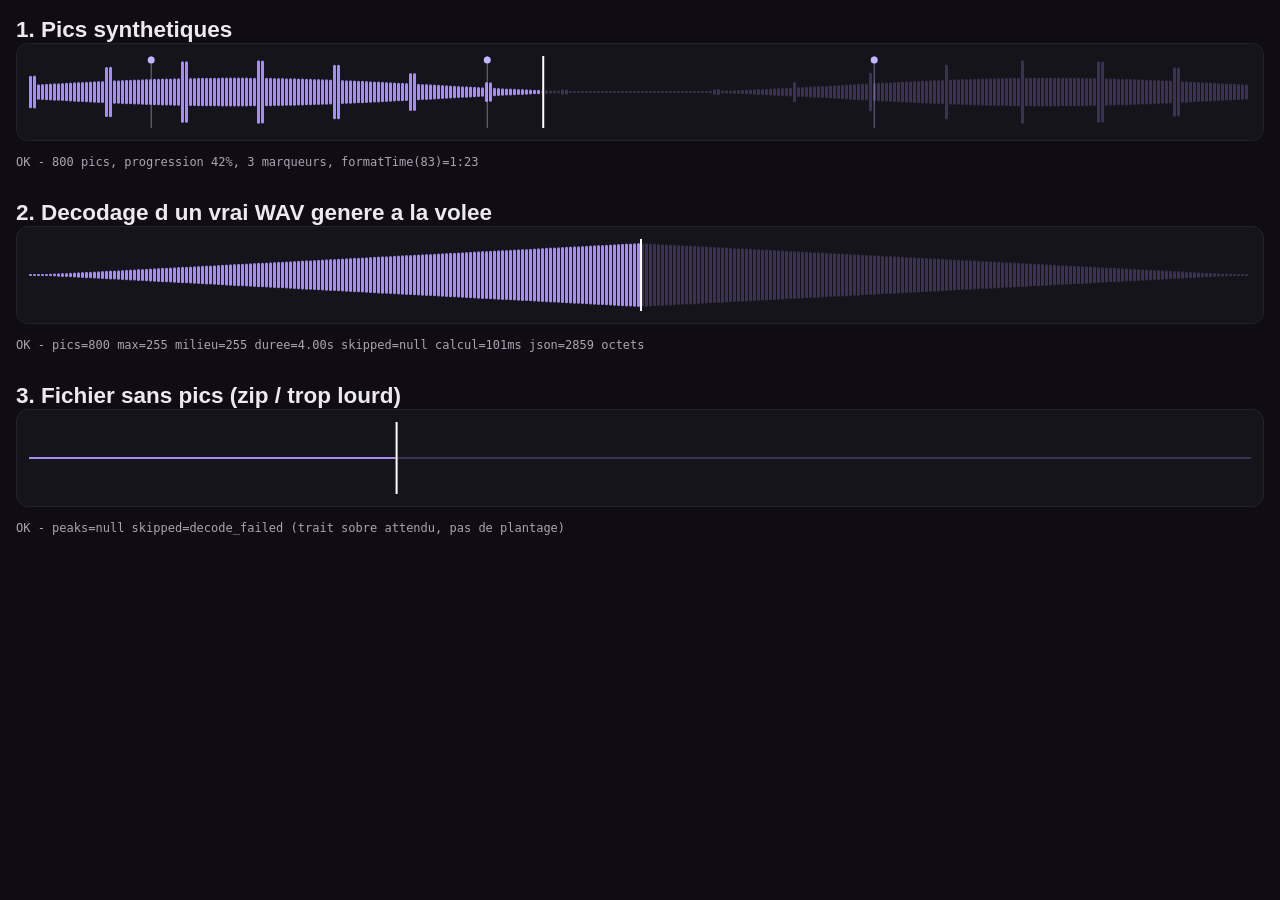
<file: dev/waveform-test.html>
<!doctype html>
<html lang="fr">
<head>
<meta charset="utf-8">
<meta name="viewport" content="width=device-width, initial-scale=1">
<title>Banc d essai waveform</title>
<link rel="stylesheet" href="../css/app.css?v=142">
<style>
  body { padding: 16px; }
  section { margin-bottom: 28px; }
  .box { border: 1px solid var(--line); border-radius: var(--r-lg);
         background: var(--surface); padding: 12px; }
  pre { color: var(--text-dim); font-size: 12px; white-space: pre-wrap; }
</style>
</head>
<body>

<section>
  <h2>1. Pics synthetiques</h2>
  <div class="box"><div class="wave"><canvas id="w1"></canvas></div></div>
  <pre id="log1">...</pre>
</section>

<section>
  <h2>2. Decodage d un vrai WAV genere a la volee</h2>
  <div class="box"><div class="wave"><canvas id="w2"></canvas></div></div>
  <pre id="log2">calcul en cours...</pre>
</section>

<section>
  <h2>3. Fichier sans pics (zip / trop lourd)</h2>
  <div class="box"><div class="wave"><canvas id="w3"></canvas></div></div>
  <pre id="log3">...</pre>
</section>

<div class="toast-wrap" id="toasts"></div>

<script type="module">
import { Waveform, formatTime } from "../js/waveform.js?v=142";
import { computePeaks, PEAK_COUNT } from "../js/peaks.js?v=142";

const results = [];
const note = (id, text) => { document.getElementById(id).textContent = text; };

// ---------------------------------------------------------------- 1
const fake = [];
for (let i = 0; i < PEAK_COUNT; i++) {
  const env = Math.sin((i / PEAK_COUNT) * Math.PI * 3) * 0.5 + 0.5;
  const hit = i % 50 < 3 ? 1 : 0.45;
  fake.push(Math.round(255 * env * hit));
}
const w1 = new Waveform(document.getElementById("w1"), {
  onSeek: (r, done) => { if (done) note("log1", "seek -> " + (r * 100).toFixed(1) + "%"); }
});
w1.setPeaks(fake);
w1.setProgress(0.42);
w1.setMarkers([{ atMs: 12000 }, { atMs: 45000 }, { atMs: 83000 }], 120000);
note("log1", "OK - " + fake.length + " pics, progression 42%, 3 marqueurs, formatTime(83)=" + formatTime(83));
results.push(["pics synthetiques", true]);

// ---------------------------------------------------------------- 2
// WAV 16 bits mono synthetise : sinus avec enveloppe, pour verifier
// tout le chemin decodeAudioData -> downsample -> normalisation.
function makeWav(seconds, rate) {
  const n = seconds * rate;
  const buf = new ArrayBuffer(44 + n * 2);
  const view = new DataView(buf);
  const str = (off, s) => { for (let i = 0; i < s.length; i++) view.setUint8(off + i, s.charCodeAt(i)); };
  str(0, "RIFF"); view.setUint32(4, 36 + n * 2, true); str(8, "WAVE");
  str(12, "fmt "); view.setUint32(16, 16, true);
  view.setUint16(20, 1, true); view.setUint16(22, 1, true);
  view.setUint32(24, rate, true); view.setUint32(28, rate * 2, true);
  view.setUint16(32, 2, true); view.setUint16(34, 16, true);
  str(36, "data"); view.setUint32(40, n * 2, true);
  for (let i = 0; i < n; i++) {
    const t = i / rate;
    const env = t < seconds / 2 ? t / (seconds / 2) : 1 - (t - seconds / 2) / (seconds / 2);
    const v = Math.sin(2 * Math.PI * 220 * t) * env * 0.8;
    view.setInt16(44 + i * 2, Math.round(v * 32767), true);
  }
  return new File([buf], "test.wav", { type: "audio/wav" });
}

try {
  const file = makeWav(4, 44100);
  const t0 = performance.now();
  const out = await computePeaks(file);
  const ms = Math.round(performance.now() - t0);

  const w2 = new Waveform(document.getElementById("w2"), { onSeek: () => {} });
  w2.setPeaks(out.peaks);
  w2.setProgress(0.5);

  const max = out.peaks ? Math.max(...out.peaks) : -1;
  const mid = out.peaks ? out.peaks[Math.floor(out.peaks.length / 2)] : -1;
  const ok = out.peaks && out.peaks.length === PEAK_COUNT && max === 255
             && mid > 200 && out.duration > 3.9 && out.duration < 4.1;

  note("log2", (ok ? "OK" : "ECHEC") +
    " - pics=" + (out.peaks ? out.peaks.length : 0) +
    " max=" + max + " milieu=" + mid +
    " duree=" + (out.duration ? out.duration.toFixed(2) : "?") + "s" +
    " skipped=" + out.skipped + " calcul=" + ms + "ms" +
    " json=" + (out.peaks ? JSON.stringify(out.peaks).length : 0) + " octets");
  results.push(["decodage wav", !!ok]);
} catch (err) {
  note("log2", "ECHEC - " + err.message);
  results.push(["decodage wav", false]);
}

// ---------------------------------------------------------------- 3
try {
  const zip = new File([new Uint8Array([80, 75, 3, 4, 1, 2, 3])], "stems.zip", { type: "application/zip" });
  const out = await computePeaks(zip);
  const w3 = new Waveform(document.getElementById("w3"), { onSeek: () => {} });
  w3.setPeaks(out.peaks);
  w3.setProgress(0.3);
  const ok = out.peaks === null && out.skipped === "decode_failed";
  note("log3", (ok ? "OK" : "ECHEC") + " - peaks=" + out.peaks + " skipped=" + out.skipped +
       " (trait sobre attendu, pas de plantage)");
  results.push(["fichier non decodable", ok]);
} catch (err) {
  note("log3", "ECHEC - exception remontee : " + err.message);
  results.push(["fichier non decodable", false]);
}

console.log("RESULTATS " + JSON.stringify(results));
window.__results = results;
</script>
</body>
</html>
</file>
<file: css/app.css>
@import url("fonts.css?v=142");
@import url("tokens.css?v=142");

/* ================================================================= base */
*, *::before, *::after { box-sizing: border-box; }
[hidden] { display: none !important; }

html, body {
  margin: 0;
  padding: 0;
  background: var(--bg);
  color: var(--text);
  font-family: var(--font);
  font-size: var(--fs-md);
  line-height: 1.5;
  -webkit-font-smoothing: antialiased;
  -webkit-text-size-adjust: 100%;
}
body { min-height: 100dvh; overscroll-behavior-y: none; }
button, a, label { touch-action: manipulation; -webkit-tap-highlight-color: transparent; }
a { color: var(--accent-bright); text-decoration: none; }
h1, h2, h3 { margin: 0; font-weight: 600; line-height: 1.2; }
p { margin: 0; }
::selection { background: rgba(164, 139, 255, .3); }
:focus-visible { outline: 2px solid var(--accent-bright); outline-offset: 2px; }
.ic { display: block; flex: none; }

/* titres : Outfit, gras mais sans emphase décorative */
.hub-hero h1, .send-hero h1, .tp-hero h1, .page-head h1, .space-top h1, .done h1, .tp-state h1 {
  font-family: var(--display);
  font-weight: 700;
  letter-spacing: -0.025em;
}
.hub-hero h1 em, .send-hero h1 em, .tp-hero h1 em, .grad-text { font-style: normal; color: var(--accent-bright); }

/* libellés : mono, petites capitales espacées */
.label, .eyebrow, .label-mono, .section-head h2, .jam-section {
  font-family: var(--mono);
  font-size: 11px;
  font-weight: 500;
  letter-spacing: 0.12em;
  text-transform: uppercase;
  color: var(--text-faint);
}
.mono { font-family: var(--mono); font-variant-numeric: tabular-nums; }
.muted { color: var(--text-dim); }
.small { font-size: var(--fs-sm); }
.row { display: flex; align-items: center; gap: var(--sp-3); }
.spacer { flex: 1; }
.break { overflow-wrap: anywhere; }

/* ============================================================== marque */
.wordmark { font-family: var(--display); font-weight: 800; letter-spacing: -0.04em; white-space: nowrap; }
.wordmark em { font-style: normal; color: var(--accent-bright); }
.monogram { display: block; flex: none; }
.logo { display: inline-flex; align-items: center; gap: 10px; color: var(--text); font-size: 22px; }
.brand-link { display: flex; align-items: center; padding: 0 var(--sp-2) 0 var(--sp-3); }

/* ============================================================== boutons */
.btn {
  display: inline-flex;
  align-items: center;
  justify-content: center;
  gap: var(--sp-2);
  min-height: var(--touch);
  padding: 0 var(--sp-4);
  border: 1px solid var(--line-strong);
  border-radius: var(--r-md);
  background: var(--surface-2);
  color: var(--text);
  font: inherit;
  font-size: 14.5px;
  font-weight: 600;
  white-space: nowrap;
  cursor: pointer;
  user-select: none;
  transition: background .12s, border-color .12s, color .12s;
}
.btn:hover { background: var(--surface-3); }
.btn:disabled { opacity: .45; cursor: not-allowed; }
.btn-primary { background: var(--accent); border-color: var(--accent); color: var(--on-accent); }
.btn-primary:hover { background: var(--accent-hover); border-color: var(--accent-hover); }
.btn-danger { background: var(--danger); border-color: var(--danger); color: #1c0909; }
.btn-ghost { background: transparent; border-color: transparent; color: var(--text-dim); }
.btn-ghost:hover { background: var(--surface-2); color: var(--text); }
.btn-block { width: 100%; }
.btn-sm { min-height: 34px; padding: 0 var(--sp-3); font-size: var(--fs-sm); border-radius: var(--r-sm); }
.btn-xl { min-height: 50px; font-size: var(--fs-md); }
.btn-icon { min-width: var(--touch); padding: 0; }
.btn-icon.btn-sm { min-width: 34px; }
.btn-sub { font-family: var(--mono); font-size: var(--fs-xs); font-weight: 400; opacity: .75; }

/* =============================================================== champs */
.field { display: block; margin-bottom: var(--sp-4); }
.field:last-child { margin-bottom: 0; }
.label { display: block; margin-bottom: var(--sp-2); }
.input {
  width: 100%;
  min-height: var(--touch);
  padding: 10px var(--sp-3);
  border: 1px solid var(--line-strong);
  border-radius: var(--r-md);
  background: var(--field);
  color: var(--text);
  font: inherit;
  font-size: 16px;
  transition: border-color .12s, box-shadow .12s;
}
textarea.input { resize: vertical; min-height: 76px; line-height: 1.45; }
select.input { appearance: none; background-image: linear-gradient(45deg, transparent 50%, var(--text-faint) 50%), linear-gradient(135deg, var(--text-faint) 50%, transparent 50%); background-position: calc(100% - 18px) 50%, calc(100% - 13px) 50%; background-size: 5px 5px; background-repeat: no-repeat; padding-right: 36px; }
.input::placeholder { color: var(--text-faint); }
.input:focus { outline: none; border-color: var(--accent-bright); box-shadow: 0 0 0 3px var(--accent-soft); }
.input-code { font-family: var(--mono); font-size: 24px; font-weight: 500; letter-spacing: .3em; text-align: center; text-transform: uppercase; }
.hint { display: block; margin-top: var(--sp-2); color: var(--text-faint); font-size: var(--fs-sm); }
.hint.center { display: flex; justify-content: center; gap: 6px; text-align: center; }
.hint.center .ic { margin-top: 3px; }
.form-error { margin-top: var(--sp-3); padding: var(--sp-2) var(--sp-3); border-left: 2px solid var(--danger); color: #f3b3b3; font-size: var(--fs-sm); }

.chips { display: flex; flex-wrap: wrap; gap: 6px; }
.chip {
  display: inline-flex;
  align-items: center;
  gap: 6px;
  min-height: 34px;
  padding: 0 var(--sp-3);
  border: 1px solid var(--line-strong);
  border-radius: var(--r-sm);
  background: transparent;
  color: var(--text-dim);
  font: inherit;
  font-size: var(--fs-sm);
  font-weight: 500;
  cursor: pointer;
}
.chip:hover { color: var(--text); }
.chip:disabled { opacity: .35; cursor: not-allowed; }
.chip.is-on, .chip:has(input:checked) { border-color: var(--accent-bright); color: var(--text); background: var(--accent-soft); }
.chip input { position: absolute; opacity: 0; pointer-events: none; }
.kind-chip::before { content: ""; width: 6px; height: 6px; border-radius: 50%; background: var(--k, var(--kind-autre)); }
.kind-chip.kind-instru { --k: var(--kind-instru); }
.kind-chip.kind-voix { --k: var(--kind-voix); }
.kind-chip.kind-freestyle { --k: var(--kind-freestyle); }
.kind-chip.kind-mix { --k: var(--kind-mix); }
.kind-chip.kind-stems { --k: var(--kind-stems); }

/* =========================================================== badges */
/* un point de couleur + un libellé mono : lisible, jamais criard */
.kind, .cat, .status, .pill, .st, .tag {
  display: inline-flex;
  align-items: center;
  gap: 6px;
  font-family: var(--mono);
  font-size: 11px;
  font-weight: 500;
  letter-spacing: .06em;
  text-transform: uppercase;
  color: var(--text-dim);
  white-space: nowrap;
  vertical-align: middle;
}
.kind::before, .cat::before, .status::before, .pill::before {
  content: "";
  width: 6px;
  height: 6px;
  border-radius: 50%;
  background: var(--k, var(--text-faint));
}
.kind-instru { --k: var(--kind-instru); }
.kind-voix { --k: var(--kind-voix); }
.kind-freestyle { --k: var(--kind-freestyle); }
.kind-mix { --k: var(--kind-mix); }
.kind-stems { --k: var(--kind-stems); }
.kind-autre { --k: var(--kind-autre); }
.cat-image { --k: var(--cat-image); }
.cat-video { --k: var(--cat-video); }
.cat-document { --k: var(--cat-document); }
.cat-archive { --k: var(--cat-archive); }
.cat-project { --k: var(--cat-project); }
.status.is-ok, .pill:not(.is-off):not(.is-warn) { --k: var(--ok); color: var(--ok); }
.status.is-todo, .pill.is-warn { --k: var(--warn); color: var(--warn); }
.pill.is-off { color: var(--text-faint); }
.st-ok { color: var(--ok); }
.st-info { color: var(--accent-bright); }
.st-bad { color: var(--danger); }
.tag { padding: 1px 6px; border: 1px solid var(--line-strong); border-radius: 4px; }
.count { font-family: var(--mono); font-size: 12px; color: var(--text-faint); font-variant-numeric: tabular-nums; }
.vtag { padding: 1px 6px; border: 1px solid var(--line-strong); border-radius: 4px; color: var(--text-dim); font-family: var(--mono); font-size: 11px; }

/* tuile de fichier : l'extension, comme dans un Finder */
.ft {
  display: inline-flex;
  flex: none;
  align-items: center;
  justify-content: center;
  width: 40px;
  height: 40px;
  overflow: hidden;
  border: 1px solid var(--line-strong);
  border-radius: var(--r-sm);
  background: var(--surface-2);
  color: var(--text-dim);
}
.ft img { width: 100%; height: 100%; object-fit: cover; }
.ft-ext { font-family: var(--mono); font-size: 10px; font-weight: 500; letter-spacing: .04em; }
.ft-audio .ft-ext { color: var(--accent-bright); }

.avatar {
  --hue: 260;
  position: relative;
  display: inline-flex;
  flex: none;
  align-items: center;
  justify-content: center;
  width: 30px;
  height: 30px;
  border-radius: 50%;
  background: hsl(var(--hue) 18% 26%);
  color: hsl(var(--hue) 40% 86%);
  font-size: 13px;
  font-weight: 600;
}
.avatar.is-online::after { content: ""; position: absolute; right: -1px; bottom: -1px; width: 9px; height: 9px; border: 2px solid var(--bg); border-radius: 50%; background: var(--ok); }
.dot-online { display: inline-block; width: 7px; height: 7px; margin-right: 6px; border-radius: 50%; background: var(--ok); vertical-align: 1px; }

/* ========================================================== structure */
.app-header {
  position: sticky;
  top: 0;
  z-index: 20;
  display: flex;
  align-items: center;
  gap: var(--sp-1);
  min-height: 56px;
  padding: var(--sp-1) var(--sp-2);
  padding-top: calc(var(--sp-1) + var(--safe-top));
  border-bottom: 1px solid var(--line);
  background: var(--bg);
}
.app-header .title { flex: 1; min-width: 0; overflow: hidden; padding: 0 var(--sp-2); font-size: var(--fs-md); font-weight: 600; text-overflow: ellipsis; white-space: nowrap; }
.people-btn { position: relative; }
.people-btn .badge:empty { display: none; }
.people-btn .badge { position: absolute; top: 7px; right: 5px; min-width: 16px; height: 16px; padding: 0 4px; border-radius: 8px; background: var(--ok); color: #0b1f12; font-size: 10px; font-weight: 700; line-height: 16px; text-align: center; }
.up-pill { display: inline-flex; align-items: center; gap: 4px; padding: 0 var(--sp-2); color: var(--accent-bright); font-family: var(--mono); font-size: var(--fs-xs); }

.app-main { max-width: 760px; margin: 0 auto; padding: var(--sp-5) var(--sp-4); padding-bottom: calc(var(--safe-bottom) + var(--sp-7)); }
body.has-player .app-main { padding-bottom: calc(var(--player-h) + var(--safe-bottom) + var(--sp-7)); }

.skeleton { height: 64px; margin-bottom: var(--sp-2); border-radius: var(--r-md); background: var(--surface); animation: pulse 1.4s ease-in-out infinite; }
.skeleton.tall { height: 160px; }
@keyframes pulse { 50% { opacity: .5; } }

.section-head { display: flex; align-items: center; justify-content: space-between; gap: var(--sp-3); margin: var(--sp-6) 0 var(--sp-2); }
.eyebrow { display: flex; align-items: center; gap: 4px; width: fit-content; margin-bottom: var(--sp-2); }
.eyebrow.link { color: var(--accent-bright); }

.page-head { margin-bottom: var(--sp-5); }
.page-head h1 { font-size: var(--fs-2xl); }
.page-head .meta { margin-top: var(--sp-2); color: var(--text-dim); font-size: var(--fs-sm); line-height: 1.7; }
.page-head .meta .kind, .page-head .meta .cat { margin-right: 6px; }
.editable { display: inline-flex; align-items: center; gap: var(--sp-2); cursor: pointer; }
.editable .ic { color: var(--text-faint); }

.actions-row { display: flex; flex-wrap: wrap; gap: var(--sp-2); margin-bottom: var(--sp-5); }
.actions-row .btn { flex: 1 1 auto; }
.actions-row .btn-icon { flex: 0 0 auto; }
.row-2 { display: grid; grid-template-columns: 1fr 1fr; gap: var(--sp-2); }
.row-2:has(> :only-child) { grid-template-columns: 1fr; }
.row-2 > .btn { min-width: 0; }
@media (max-width: 420px) { .row-2.stack-sm { grid-template-columns: 1fr; } }

.empty { padding: var(--sp-6) var(--sp-4); color: var(--text-faint); text-align: center; }
.empty-state { display: flex; flex-direction: column; align-items: center; gap: var(--sp-3); padding: var(--sp-7) var(--sp-4); border: 1px dashed var(--line-strong); border-radius: var(--r-lg); color: var(--text-dim); text-align: center; }
.empty-state .ic { color: var(--text-faint); }
.empty-state strong { color: var(--text); }
.notice { display: flex; gap: var(--sp-3); margin-bottom: var(--sp-4); padding: var(--sp-3); border-left: 2px solid var(--warn); color: var(--text-dim); font-size: var(--fs-sm); }
.card { margin-bottom: var(--sp-3); padding: var(--sp-4); border: 1px solid var(--line); border-radius: var(--r-lg); background: var(--surface); }

/* listes à lignes */
.rows, .versions, .transfers, .jobs { border-top: 1px solid var(--line); }
.link-row { display: flex; align-items: center; gap: var(--sp-3); margin-top: var(--sp-6); padding: var(--sp-4) 0; border-top: 1px solid var(--line); border-bottom: 1px solid var(--line); color: var(--text-dim); }
.link-row span { flex: 1; }
.link-row:hover { color: var(--text); }

/* ============================================================ accueil */
.space-card { margin-bottom: var(--sp-5); }
.space-top { display: flex; align-items: flex-start; justify-content: space-between; gap: var(--sp-3); }
.space-top h1 { font-size: var(--fs-2xl); overflow-wrap: anywhere; }
.code-chip { display: inline-flex; flex: none; align-items: center; gap: var(--sp-2); min-height: 36px; padding: 0 var(--sp-3); border: 1px solid var(--line-strong); border-radius: var(--r-sm); background: transparent; color: var(--text-dim); font: inherit; cursor: pointer; }
.code-chip .mono { color: var(--text); font-weight: 500; letter-spacing: .15em; }
.code-chip:hover { border-color: var(--text-faint); }
.space-meta { margin-top: var(--sp-2); color: var(--text-faint); font-size: var(--fs-sm); }
.review-hint { display: flex; gap: var(--sp-3); margin-bottom: var(--sp-4); color: var(--text-dim); font-size: var(--fs-sm); }
.review-hint .ic { color: var(--accent-bright); margin-top: 2px; }

.hero-actions { display: flex; flex-wrap: wrap; gap: var(--sp-2); }
.hero-actions .btn { flex: 1 1 150px; min-height: var(--touch); font-size: 14.5px; }

.project { display: block; padding: var(--sp-3) var(--sp-1); border-bottom: 1px solid var(--line); color: inherit; }
.project:hover { background: var(--surface); }
.project .row { gap: var(--sp-3); }
.project .name { flex: 1; min-width: 0; overflow: hidden; font-weight: 600; text-overflow: ellipsis; white-space: nowrap; }
.project .meta { margin-top: 2px; color: var(--text-faint); font-family: var(--mono); font-size: var(--fs-xs); }
.project .kinds { display: flex; flex-wrap: wrap; gap: var(--sp-3); margin-top: 6px; }

/* ============================================================= uploads */
.job { display: flex; align-items: center; gap: var(--sp-3); padding: var(--sp-3) 0; border-bottom: 1px solid var(--line); }
.job-main { flex: 1; min-width: 0; }
.job-name { overflow: hidden; margin-bottom: 6px; font-size: var(--fs-sm); font-weight: 500; text-overflow: ellipsis; white-space: nowrap; }
.job-detail { margin-top: 6px; color: var(--text-faint); font-family: var(--mono); font-size: 11px; }
.job-actions { display: flex; }
.job-ok { display: inline-flex; padding: 0 var(--sp-2); color: var(--ok); }
.job.is-error .job-detail { color: var(--danger); }
.job.is-error .progress > i { background: var(--danger); }
.job.is-done .progress > i, .job.is-saving .progress > i, .job.is-waiting .progress > i { background: var(--ok); }
.progress { height: 3px; overflow: hidden; border-radius: 2px; background: var(--surface-3); }
.progress > i { display: block; height: 100%; width: 0; background: var(--accent-bright); transition: width .25s; }

.upload-form .file-pick { max-height: 30vh; margin: 0 0 var(--sp-4); padding: 0; overflow: auto; list-style: none; border-top: 1px solid var(--line); }
.file-pick li { display: flex; align-items: center; gap: var(--sp-2); padding: var(--sp-2) 0; border-bottom: 1px solid var(--line); font-size: var(--fs-sm); }
.file-pick .n { flex: 1; min-width: 0; overflow: hidden; text-overflow: ellipsis; white-space: nowrap; }
.file-pick .s { color: var(--text-faint); font-family: var(--mono); font-size: var(--fs-xs); white-space: nowrap; }
.file-pick .is-bad, .file-pick .is-bad .s { color: var(--danger); }
.file-pick .ic { color: var(--text-faint); }
details.more { margin-bottom: var(--sp-4); }
details.more summary { padding: var(--sp-2) 0; color: var(--text-dim); font-size: var(--fs-sm); cursor: pointer; }
details.more[open] summary { margin-bottom: var(--sp-3); }
.grid-3 { display: grid; grid-template-columns: 1fr 1fr 1.4fr; gap: var(--sp-2); }
.grid-3 .field { margin-bottom: 0; }

/* ============================================================ versions */
.version { padding: var(--sp-3) 0; border-bottom: 1px solid var(--line); }
.version.is-current .vno { color: var(--accent-bright); }
.version-top { display: flex; align-items: center; gap: var(--sp-3); }
.version-main { flex: 1; min-width: 0; color: inherit; }
.version-title { display: flex; flex-wrap: wrap; align-items: center; gap: var(--sp-2); font-weight: 600; }
.vno { font-family: var(--mono); font-weight: 500; color: var(--text-dim); }
.vlabel { max-width: 100%; overflow: hidden; text-overflow: ellipsis; white-space: nowrap; }
.version-meta { margin-top: 2px; color: var(--text-faint); font-family: var(--mono); font-size: var(--fs-xs); }
.ccount { display: inline-flex; align-items: center; gap: 3px; }
.ccount.is-todo { color: var(--warn); }
.approved { display: flex; align-items: center; gap: 4px; margin-top: 4px; color: var(--ok); font-family: var(--mono); font-size: 11px; }
.version .wave { margin-top: var(--sp-2); }
.wave-none { margin-top: var(--sp-2); color: var(--text-faint); font-family: var(--mono); font-size: var(--fs-xs); overflow: hidden; text-overflow: ellipsis; white-space: nowrap; }

.play-btn {
  display: inline-flex;
  flex: none;
  align-items: center;
  justify-content: center;
  width: 40px;
  height: 40px;
  border: none;
  border-radius: 50%;
  background: var(--accent);
  color: var(--on-accent);
  cursor: pointer;
}
.play-btn:hover { background: var(--accent-hover); }
.play-btn .ic { width: 18px; height: 18px; }

/* ============================================================ waveform */
.wave { position: relative; width: 100%; height: 72px; cursor: pointer; touch-action: pan-y; user-select: none; -webkit-user-select: none; }
.wave canvas { display: block; width: 100%; height: 100%; }
.wave-sm { height: 40px; }
.wave-lg { height: 104px; }

/* ============================================================== écoute */
.version-switch { display: flex; gap: 6px; margin-bottom: var(--sp-4); overflow-x: auto; scrollbar-width: none; }
.version-switch::-webkit-scrollbar { display: none; }
.version-switch .chip { flex: none; font-family: var(--mono); font-size: var(--fs-xs); }
.version-switch .chip .ic { color: var(--ok); }

.player-card { margin-bottom: var(--sp-3); padding: var(--sp-4) var(--sp-4) var(--sp-3); border: 1px solid var(--line); border-radius: var(--r-lg); background: var(--surface); }
.zip-card { display: flex; flex-direction: column; align-items: center; gap: var(--sp-3); padding: var(--sp-6); color: var(--text-dim); text-align: center; }
.media-card { padding: var(--sp-2); }
.media-card img, .media-card video { display: block; width: 100%; max-height: 65vh; object-fit: contain; border-radius: var(--r-md); background: #000; }
.transport { display: flex; align-items: center; justify-content: center; gap: var(--sp-3); margin-top: var(--sp-3); }
.transport .mono { width: 52px; color: var(--text-faint); font-size: var(--fs-xs); }
.t-time { text-align: right; }
.big-play { display: inline-flex; align-items: center; justify-content: center; width: 56px; height: 56px; border: none; border-radius: 50%; background: var(--accent); color: var(--on-accent); cursor: pointer; }
.big-play:hover { background: var(--accent-hover); }

.approve { margin-bottom: var(--sp-3); }
.approve.is-on { display: flex; align-items: center; gap: var(--sp-3); padding: var(--sp-2) 0; border-top: 1px solid var(--line); border-bottom: 1px solid var(--line); }
.approve-text { display: flex; flex: 1; align-items: center; gap: var(--sp-2); color: var(--text-dim); font-size: var(--fs-sm); }
.approve-text .ic { color: var(--ok); }
.approve-text strong { color: var(--text); }

.comments .section-head { flex-wrap: wrap; }
.comment-form { margin-bottom: var(--sp-4); }
.comment-form .row { margin-top: var(--sp-2); }
.chip-time { font-family: var(--mono); font-size: var(--fs-xs); }
.chip-time.is-on { color: var(--accent-hi); }
.comment-list { margin: 0; padding: 0; list-style: none; border-top: 1px solid var(--line); }
.comment { display: flex; gap: var(--sp-3); padding: var(--sp-3) 0; border-bottom: 1px solid var(--line); }
.c-body { flex: 1; min-width: 0; }
.c-head { display: flex; flex-wrap: wrap; align-items: center; gap: var(--sp-2); font-size: var(--fs-sm); }
.c-head .muted { color: var(--text-faint); font-size: var(--fs-xs); }
.c-text { margin-top: 2px; white-space: pre-wrap; overflow-wrap: anywhere; }
.ts { padding: 1px 6px; border: none; border-radius: 4px; background: var(--accent-soft); color: var(--accent-hi); font-family: var(--mono); font-size: var(--fs-xs); cursor: pointer; }
.ts:hover { background: rgba(164, 139, 255, .2); }
.comment-empty { padding: var(--sp-4) 0; color: var(--text-faint); font-size: var(--fs-sm); }
.c-check { display: inline-flex; flex: none; align-items: center; justify-content: center; width: 22px; height: 22px; margin-top: 1px; border: 1.5px solid var(--line-strong); border-radius: 5px; background: transparent; color: transparent; cursor: pointer; }
.c-check .ic { width: 14px; height: 14px; }
.c-check:hover { border-color: var(--text-faint); }
.comment.is-done .c-check { border-color: var(--ok); background: var(--ok); color: #0b1f12; }
.comment.is-done .c-text { color: var(--text-faint); text-decoration: line-through; }
.c-done { display: flex; align-items: center; gap: 4px; margin-top: 4px; color: var(--ok); font-family: var(--mono); font-size: 11px; }
.carry { margin-top: var(--sp-5); }
.carry-head { display: flex; gap: var(--sp-2); padding-bottom: var(--sp-2); color: var(--text-dim); font-size: var(--fs-sm); }
.carry-head .ic { flex: none; margin-top: 3px; color: var(--warn); }

/* ================================================== lecteur persistant */
.player {
  position: fixed;
  left: 0; right: 0; bottom: 0;
  z-index: 30;
  display: flex;
  align-items: center;
  gap: var(--sp-2);
  height: calc(var(--player-h) + var(--safe-bottom));
  padding: 0 var(--sp-2) var(--safe-bottom) var(--sp-3);
  border-top: 1px solid var(--line);
  background: var(--surface);
  transform: translateY(110%);
  transition: transform .2s ease;
}
.player.is-open { transform: none; }
.player-progress { position: absolute; left: 0; right: 0; top: -6px; height: 12px; cursor: pointer; }
.player-progress::before { content: ""; position: absolute; left: 0; right: 0; top: 5px; height: 2px; background: var(--line); }
.player-progress > i { position: absolute; left: 0; top: 5px; height: 2px; width: 0; background: var(--accent-bright); }
.player-play { display: inline-flex; flex: none; align-items: center; justify-content: center; width: 44px; height: 44px; border: none; border-radius: 50%; background: var(--accent); color: var(--on-accent); cursor: pointer; }
.player-info { display: flex; flex: 1; min-width: 0; flex-direction: column; align-items: flex-start; padding: var(--sp-2); border: none; background: none; color: var(--text); font: inherit; text-align: left; cursor: pointer; }
.player-info .t { max-width: 100%; overflow: hidden; font-size: var(--fs-sm); font-weight: 600; text-overflow: ellipsis; white-space: nowrap; }
.player-info .s { max-width: 100%; overflow: hidden; color: var(--text-faint); font-size: var(--fs-xs); text-overflow: ellipsis; white-space: nowrap; }

/* =========================================================== composeur */
.send-hero { margin-bottom: var(--sp-5); }
.send-hero h1 { font-size: clamp(28px, 6.5vw, 40px); line-height: 1.08; }
.send-hero p { max-width: 520px; margin-top: var(--sp-3); color: var(--text-dim); }
.send-card { border: 1px solid var(--line); border-radius: var(--r-lg); background: var(--surface); }
.step { padding: var(--sp-5) var(--sp-4); border-bottom: 1px solid var(--line); }
.step:last-of-type { border-bottom: none; }
.step-head { display: flex; align-items: baseline; gap: var(--sp-3); margin-bottom: var(--sp-4); }
.step-head h2 { flex: 1; font-size: var(--fs-md); font-weight: 600; }
.step-n { font-family: var(--mono); font-size: var(--fs-xs); color: var(--text-faint); }
.send-go { padding: 0 var(--sp-4) var(--sp-5); }
@media (min-width: 640px) { .step { padding: var(--sp-5) var(--sp-6); } .send-go { padding: 0 var(--sp-6) var(--sp-6); } }

.send-files { margin: 0 0 var(--sp-3); padding: 0; list-style: none; border-top: 1px solid var(--line); }
.send-files:empty, .rows:empty { display: none; }
.send-files li { display: flex; align-items: center; gap: var(--sp-3); padding: var(--sp-2) 0; border-bottom: 1px solid var(--line); }
.sf-main { flex: 1; min-width: 0; }
.sf-name { overflow: hidden; font-size: var(--fs-sm); font-weight: 500; text-overflow: ellipsis; white-space: nowrap; }
.sf-meta { display: flex; flex-wrap: wrap; align-items: center; gap: var(--sp-2); margin-top: 2px; color: var(--text-faint); font-family: var(--mono); font-size: 11px; }
.send-pending { margin-top: var(--sp-2); }
.send-pending .section-head { display: none; }

.dropzone {
  display: flex;
  flex-direction: column;
  align-items: center;
  justify-content: center;
  gap: 4px;
  min-height: 132px;
  padding: var(--sp-5);
  border: 1px dashed var(--line-strong);
  border-radius: var(--r-md);
  background: var(--field);
  color: var(--text-dim);
  text-align: center;
  cursor: pointer;
  transition: border-color .12s, background .12s;
}
.dropzone:hover { border-color: var(--accent-bright); }
.dropzone .ic { margin-bottom: var(--sp-2); color: var(--text-faint); }
.dropzone strong { color: var(--text); font-weight: 600; }
.dropzone span { color: var(--text-faint); font-size: var(--fs-sm); }
.send-files:not([hidden]):not(:empty) + .dropzone { min-height: 80px; padding: var(--sp-3); }

.email-input { display: flex; flex-wrap: wrap; align-items: center; gap: 6px; min-height: var(--touch); padding: 5px var(--sp-2); border: 1px solid var(--line-strong); border-radius: var(--r-md); background: var(--field); cursor: text; }
.email-input:focus-within { border-color: var(--accent-bright); box-shadow: 0 0 0 3px var(--accent-soft); }
.email-input > span { display: contents; }
.email-input input { flex: 1 1 160px; min-width: 120px; min-height: 32px; padding: 0 var(--sp-2); border: none; background: none; color: var(--text); font: inherit; font-size: 16px; outline: none; }
.email-chip { display: inline-flex; align-items: center; gap: 2px; max-width: 100%; padding: 3px 3px 3px 8px; border: 1px solid var(--line-strong); border-radius: var(--r-sm); background: var(--surface-2); font-size: var(--fs-sm); overflow-wrap: anywhere; }
.email-chip.is-bad { border-color: var(--danger); color: var(--danger); }
.email-chip button { display: inline-flex; padding: 3px; border: none; background: none; color: var(--text-faint); cursor: pointer; }

.spinner { display: inline-block; flex: none; width: 15px; height: 15px; border: 2px solid currentColor; border-right-color: transparent; border-radius: 50%; animation: spin .7s linear infinite; }
@keyframes spin { to { transform: rotate(360deg); } }

.done { display: flex; flex-direction: column; align-items: flex-start; gap: var(--sp-3); }
.done-icon { display: flex; align-items: center; justify-content: center; width: 40px; height: 40px; border: 1px solid var(--ok); border-radius: 50%; color: var(--ok); }
.done-icon .ic { width: 22px; height: 22px; }
.done h1 { font-size: var(--fs-2xl); }
.done > .muted { max-width: 480px; }
.carbon { max-width: 480px; padding-left: var(--sp-3); border-left: 2px solid var(--line-strong); color: var(--text-dim); font-size: var(--fs-sm); }
.carbon .ic { display: none; }
.carbon span { color: var(--text-faint); font-size: var(--fs-xs); }
.link-box { width: 100%; margin-top: var(--sp-3); }
.link-box .input { margin-bottom: var(--sp-2); font-family: var(--mono); font-size: 13px; }
.done .section-head, .done-actions, .recipients { width: 100%; }
.done-actions { margin-top: var(--sp-5); }

.recipients, .tr-recips { margin: 0; padding: 0; list-style: none; border-top: 1px solid var(--line); }
.recipients li, .tr-recips li { display: flex; align-items: center; gap: var(--sp-2); padding: var(--sp-2) 0; border-bottom: 1px solid var(--line); font-size: var(--fs-sm); }
.r-mail { flex: 1; min-width: 0; overflow: hidden; text-overflow: ellipsis; white-space: nowrap; }

/* ============================================================ envois */
.transfer { padding: var(--sp-4) 0; border-bottom: 1px solid var(--line); }
.transfer.is-expired { opacity: .5; }
.tr-head { display: flex; align-items: baseline; justify-content: space-between; gap: var(--sp-3); }
.tr-head h3 { font-size: var(--fs-md); overflow-wrap: anywhere; }
.tr-meta { margin-top: 2px; color: var(--text-faint); font-family: var(--mono); font-size: var(--fs-xs); }
.tr-meta .dl { display: inline-flex; align-items: center; gap: 3px; color: var(--ok); }
.tr-msg { margin-top: var(--sp-2); color: var(--text-dim); font-size: var(--fs-sm); white-space: pre-wrap; }
.tr-recips { margin-top: var(--sp-3); }
.tr-actions { display: flex; flex-wrap: wrap; gap: var(--sp-2); margin-top: var(--sp-3); }
.transfers { margin-top: var(--sp-4); }

/* ====================================================== participants */
.invite { padding: var(--sp-4) 0; border-bottom: 1px solid var(--line); }
.invite-code { margin-bottom: var(--sp-2); font-family: var(--mono); font-size: 30px; font-weight: 500; letter-spacing: .25em; }
.invite .muted { margin-bottom: var(--sp-4); font-size: var(--fs-sm); }
.people-list { margin: 0 0 var(--sp-5); padding: 0; list-style: none; }
.people-list li { display: flex; align-items: center; gap: var(--sp-3); padding: var(--sp-2) 0; }
.p-name { flex: 1; min-width: 0; overflow: hidden; font-weight: 500; text-overflow: ellipsis; white-space: nowrap; }
.p-state { color: var(--ok); font-family: var(--mono); font-size: 11px; }
.setting { display: flex; align-items: center; justify-content: space-between; gap: var(--sp-3); padding: var(--sp-3) 0; border-bottom: 1px solid var(--line); }
.setting .muted { font-size: var(--fs-sm); }
.people > .btn-ghost { margin-top: var(--sp-5); }
.space-list { margin-bottom: var(--sp-5); border-top: 1px solid var(--line); }
.space-item { display: flex; align-items: center; gap: var(--sp-3); width: 100%; min-height: 48px; padding: 0 var(--sp-1); border: none; border-bottom: 1px solid var(--line); background: none; color: var(--text); font: inherit; text-align: left; cursor: pointer; }
.space-item span:not(.tag) { flex: 1; min-width: 0; overflow: hidden; text-overflow: ellipsis; white-space: nowrap; }
.space-item .ic { color: var(--text-faint); }
.space-item.is-current { cursor: default; }
.space-item.is-current .ic { color: var(--accent-bright); }

/* ============================================================ feuilles */
.sheet-wrap { position: fixed; inset: 0; z-index: 50; display: flex; align-items: flex-end; justify-content: center; }
.sheet-backdrop { position: absolute; inset: 0; background: rgba(0, 0, 0, .6); opacity: 0; transition: opacity .18s; }
.sheet { position: relative; display: flex; flex-direction: column; width: 100%; max-width: 540px; max-height: 92dvh; border: 1px solid var(--line-strong); border-bottom: none; border-radius: var(--r-lg) var(--r-lg) 0 0; background: var(--surface); box-shadow: var(--shadow); transform: translateY(100%); transition: transform .2s ease; }
.sheet-wrap.is-open .sheet { transform: none; }
.sheet-wrap.is-open .sheet-backdrop { opacity: 1; }
.sheet-grip { width: 36px; height: 4px; margin: var(--sp-2) auto 0; border-radius: 2px; background: var(--line-strong); }
.sheet-head { display: flex; align-items: center; justify-content: space-between; gap: var(--sp-3); padding: var(--sp-2) var(--sp-2) var(--sp-2) var(--sp-4); }
.sheet-head h2 { overflow: hidden; font-size: var(--fs-lg); font-weight: 600; text-overflow: ellipsis; white-space: nowrap; }
.sheet-body { overflow-y: auto; padding: 0 var(--sp-4) calc(var(--sp-5) + var(--safe-bottom)); overscroll-behavior: contain; }
.sheet-text { margin-bottom: var(--sp-4); color: var(--text-dim); font-size: var(--fs-sm); }
.sheet-actions { display: grid; grid-template-columns: 1fr 1fr; gap: var(--sp-2); margin-top: var(--sp-4); }
.sheet-actions:has(> :only-child) { grid-template-columns: 1fr; }
.sheet-actions.sticky { position: sticky; bottom: 0; margin: 0 calc(-1 * var(--sp-4)); padding: var(--sp-3) var(--sp-4); border-top: 1px solid var(--line); background: var(--surface); }
@media (min-width: 720px) {
  .sheet-wrap { align-items: center; }
  .sheet { border-bottom: 1px solid var(--line-strong); border-radius: var(--r-lg); opacity: 0; transform: translateY(12px); transition: transform .18s ease, opacity .18s; }
  .sheet-wrap.is-open .sheet { opacity: 1; }
  .sheet-grip { display: none; }
  .sheet-head { padding-top: var(--sp-3); }
}
.action-list { display: flex; flex-direction: column; }
.action-item { display: flex; align-items: center; gap: var(--sp-3); min-height: 50px; padding: 0 var(--sp-1); border: none; border-bottom: 1px solid var(--line); background: none; color: var(--text); font: inherit; text-align: left; cursor: pointer; }
.action-item:last-child { border-bottom: none; }
.action-item .ic { color: var(--text-faint); }
.action-item.is-danger, .action-item.is-danger .ic { color: var(--danger); }

/* ============================================================== toasts */
.toast-wrap { position: fixed; left: 50%; bottom: calc(var(--safe-bottom) + var(--sp-4)); z-index: 60; display: flex; flex-direction: column; gap: var(--sp-2); width: min(92vw, 420px); transform: translateX(-50%); pointer-events: none; }
body.has-player .toast-wrap { bottom: calc(var(--player-h) + var(--safe-bottom) + var(--sp-3)); }
.toast { padding: var(--sp-3) var(--sp-4); border: 1px solid var(--line-strong); border-radius: var(--r-md); background: var(--surface-2); box-shadow: var(--shadow); font-size: var(--fs-sm); animation: toast-in .18s ease; transition: opacity .3s, transform .3s; }
.toast.ok { border-left: 2px solid var(--ok); }
.toast.err { border-left: 2px solid var(--danger); }
.toast.out { opacity: 0; transform: translateY(6px); }
@keyframes toast-in { from { opacity: 0; transform: translateY(6px); } }

/* ========================================================= dépôt global */
.drop-veil { position: fixed; inset: 0; z-index: 80; display: flex; align-items: center; justify-content: center; padding: var(--sp-5); background: rgba(15, 13, 19, .9); pointer-events: none; }
.drop-box { display: flex; flex-direction: column; align-items: center; gap: var(--sp-3); width: min(480px, 100%); padding: var(--sp-7) var(--sp-5); border: 1px dashed var(--accent-bright); border-radius: var(--r-lg); color: var(--text); font-size: var(--fs-xl); font-weight: 600; }
.drop-box .ic { color: var(--accent-bright); }

/* =================================================== la centrale (hub) */
/* Identité : la mise en page de WeTransfer, détournée. Le "fond d'écran"
   est notre centrale au charbon, la carte d'envoi est posée dessus. */
.scene { position: relative; overflow: hidden; background: #0E0B14; }
/* le décor lui-même, sur un calque qui déborde un peu : il peut glisser
   (profondeur, js/scene-fx.js) sans jamais montrer de bord */
.scene::before {
  content: "";
  position: absolute;
  inset: -12px -20px;
  background: var(--scene, url("../img/scene.svg")) center bottom / cover no-repeat;
  transform: translate3d(var(--sx, 0px), var(--sy, 0px), 0);
  will-change: transform;
  pointer-events: none;
}
/* la pollution que tu crées toi-même (traînées, bouffées) */
.scene-fx { position: absolute; inset: 0; pointer-events: none; }

/* fond transparent : sinon il se peint par-dessus la scène (z-index -1) ;
   le noir est porté par html */
body.hub { background: transparent; }
body.hub .scene { position: fixed; inset: 0; z-index: -1; }
.hub-top {
  position: relative;
  z-index: 2;
  display: flex;
  align-items: center;
  justify-content: space-between;
  gap: var(--sp-4);
  padding: var(--sp-4) var(--sp-5);
  padding-top: calc(var(--sp-4) + var(--safe-top));
}
.logo { font-size: 24px; }
.co2 { display: flex; flex-direction: column; align-items: flex-end; margin: 0; color: var(--text-faint); font-family: var(--mono); font-size: 10px; letter-spacing: .1em; text-transform: uppercase; text-align: right; }
.co2 b { color: var(--text); font-size: 15px; font-weight: 500; letter-spacing: 0; }
.co2-short { display: none; }
@media (max-width: 480px) { .co2-long { display: none; } .co2-short { display: inline; } }

.hub-stage {
  /* grands écrans : la carte grandit (zoom) et descend un peu, en gardant
     le grand titre aligné sur elle ; portable : rien ne change */
  --deck-zoom: 1;
  --deck-top: max(var(--sp-5), calc(16vh - 130px));
  position: relative;
  display: grid;
  grid-template-columns: minmax(0, calc(400px * var(--deck-zoom))) 1fr;
  grid-template-areas: "deck claim" "deck note";
  column-gap: var(--sp-7);
  min-height: calc(100dvh - 76px);
  padding: var(--sp-3) var(--sp-6) var(--sp-6);
}
.claim {
  grid-area: claim;
  align-self: start;
  max-width: 11ch;
  margin: var(--deck-top) 0 0 auto;
  font-family: var(--display);
  font-size: clamp(40px, 5.2vw, calc(76px * var(--deck-zoom)));
  font-weight: 800;
  line-height: .98;
  letter-spacing: -0.04em;
  text-align: right;
  text-wrap: balance;
}
.claim em { font-style: normal; color: var(--accent-bright); }
.wallpaper-note { grid-area: note; align-self: end; justify-self: end; max-width: 300px; margin: 0; color: var(--text-faint); font-family: var(--mono); font-size: 10px; line-height: 1.6; letter-spacing: .06em; text-align: right; text-transform: uppercase; }

@media (min-width: 1600px) and (min-height: 900px) { .hub-stage { --deck-zoom: 1.15; } }
@media (min-width: 2000px) and (min-height: 1100px) { .hub-stage { --deck-zoom: 1.3; --deck-top: calc(16vh - 30px); column-gap: 120px; padding-left: 96px; padding-right: 96px; } }
@media (min-width: 2800px) and (min-height: 1500px) { .hub-stage { --deck-zoom: 1.6; } }

/* la carte */
.deck {
  grid-area: deck;
  /* en haut, aligné sur le grand titre (centré, il descendait trop sur
     les grands écrans) */
  align-self: start;
  margin-top: calc(var(--deck-top) / var(--deck-zoom));
  width: 100%;
  zoom: var(--deck-zoom);
  border: 1px solid var(--line-strong);
  border-radius: var(--r-lg);
  background: rgba(22, 20, 27, .97);
  box-shadow: 0 30px 80px rgba(0, 0, 0, .55);
}
.deck-tabs { display: flex; border-bottom: 1px solid var(--line); }
.deck-tabs button {
  flex: 1;
  min-height: 50px;
  border: none;
  border-bottom: 2px solid transparent;
  margin-bottom: -1px;
  background: none;
  color: var(--text-faint);
  font: inherit;
  font-size: 14.5px;
  font-weight: 600;
  cursor: pointer;
}
.deck-tabs button:hover { color: var(--text); }
.deck-tabs button[aria-selected="true"] { border-bottom-color: var(--accent-bright); color: var(--text); }
.deck-body { padding: var(--sp-5); }
.deck-lead { margin-bottom: var(--sp-5); color: var(--text-dim); font-size: var(--fs-sm); }
.deck-note { margin-top: var(--sp-3); color: var(--text-faint); font-size: var(--fs-xs); text-align: center; }
.deck-foot { display: flex; justify-content: space-between; gap: var(--sp-3); padding: var(--sp-3) var(--sp-5); border-top: 1px solid var(--line); }
.deck-foot button { padding: var(--sp-1) 0; border: none; background: none; color: var(--text-dim); font: inherit; font-size: var(--fs-sm); cursor: pointer; }
.deck-foot button:hover { color: var(--accent-bright); }
.deck .form-error { margin: 0 0 var(--sp-3); }

.add-files { display: flex; align-items: center; gap: var(--sp-4); margin-bottom: var(--sp-4); padding: var(--sp-2) 0; cursor: pointer; }
.add-circle { display: inline-flex; flex: none; align-items: center; justify-content: center; width: 56px; height: 56px; border-radius: 50%; background: var(--accent); color: var(--on-accent); transition: background .12s, transform .12s; }
.add-files:hover .add-circle { background: var(--accent-hover); }
.add-files strong { display: block; font-family: var(--display); font-size: 20px; font-weight: 700; letter-spacing: -0.02em; }
.add-files small { color: var(--text-faint); font-size: var(--fs-xs); }
body.is-dropping .deck { border-color: var(--accent-bright); }
body.is-dropping .add-circle { transform: scale(1.08); }
.picked { max-height: 200px; margin: 0; padding: 0; overflow: auto; list-style: none; border-top: 1px solid var(--line); }
.picked li { display: flex; align-items: center; gap: var(--sp-2); padding: 4px 0; border-bottom: 1px solid var(--line); font-size: var(--fs-sm); }
.pk-name { flex: 1; min-width: 0; overflow: hidden; text-overflow: ellipsis; white-space: nowrap; }
.picked .mono { color: var(--text-faint); font-size: 11px; }
.picked-total { margin: var(--sp-2) 0 var(--sp-4); color: var(--text-faint); font-size: 11px; text-align: right; }
.as-who { margin-bottom: var(--sp-4); color: var(--text-faint); font-size: var(--fs-sm); }
.as-who strong { color: var(--text); font-weight: 500; }

.my-spaces { margin: 0; padding: 0; list-style: none; border-top: 1px solid var(--line); }
.my-spaces li { display: flex; align-items: center; gap: var(--sp-1); border-bottom: 1px solid var(--line); }
.ms-open { display: flex; flex: 1; min-width: 0; align-items: center; gap: var(--sp-3); min-height: 52px; padding: 0; border: none; background: none; color: var(--text); font: inherit; text-align: left; cursor: pointer; }
.ms-open:hover .ms-name { color: var(--accent-bright); }
.ms-mode { width: 64px; flex: none; color: var(--text-faint); font-family: var(--mono); font-size: 10px; letter-spacing: .1em; text-transform: uppercase; }
.ms-name { flex: 1; min-width: 0; overflow: hidden; font-weight: 500; text-overflow: ellipsis; white-space: nowrap; }
.my-spaces .mono { color: var(--text-faint); font-size: 11px; letter-spacing: .12em; }

/* sous la ligne de flottaison */
.hub-below { position: relative; padding: var(--sp-7) var(--sp-6) calc(var(--sp-7) + var(--safe-bottom)); border-top: 1px solid var(--line); background: var(--bg); }
.hub-below > * { max-width: 1040px; margin-left: auto; margin-right: auto; }
.hub-below .label-mono { margin-bottom: var(--sp-4); }

/* bandeau défilant : les "engagements" en boucle */
.ticker { max-width: none; margin: calc(-1 * var(--sp-7)) calc(-1 * var(--sp-6)) var(--sp-7); padding: 14px 0; overflow: hidden; border-bottom: 1px solid var(--line); background: var(--accent); color: #fff; }
.ticker-track { display: flex; width: max-content; gap: 22px; animation: ticker 38s linear infinite; font-family: var(--display); font-size: 17px; font-weight: 800; letter-spacing: -0.01em; text-transform: uppercase; white-space: nowrap; }
.ticker-track i { font-style: normal; opacity: .6; }
.ticker:hover .ticker-track { animation-play-state: paused; }
@keyframes ticker { to { transform: translateX(-50%); } }

/* engagements : grosses stats qui comptent à l'arrivée */
.pledges { display: grid; grid-template-columns: repeat(3, 1fr); gap: var(--sp-4); margin-bottom: var(--sp-7); }
.pledge { position: relative; padding: var(--sp-5); overflow: hidden; border: 1px solid var(--line); border-radius: var(--r-lg, 16px); background: var(--surface); transition: transform .25s cubic-bezier(.2, .8, .2, 1), border-color .25s; }
.pledge::after { content: ""; position: absolute; left: 0; right: 0; bottom: 0; height: 3px; background: var(--accent-bright); transform: scaleX(0); transform-origin: left; transition: transform .4s cubic-bezier(.2, .8, .2, 1); }
.pledge:hover { transform: translateY(-4px) rotate(-.6deg); border-color: var(--line-strong); }
.pledge:nth-child(2):hover { transform: translateY(-4px) rotate(.6deg); }
.pledge:hover::after { transform: scaleX(1); }
.pledge-stat { display: flex; align-items: baseline; gap: 10px; margin: 0 0 var(--sp-3); color: var(--accent-bright); font-family: var(--display); line-height: .9; }
.pledge-stat b { font-size: clamp(56px, 7vw, 76px); font-weight: 800; letter-spacing: -0.05em; font-variant-numeric: tabular-nums; }
.pledge-stat span { font-size: 20px; font-weight: 700; letter-spacing: -0.02em; }
.pledge h3 { margin: 0 0 var(--sp-2); font-family: var(--display); font-size: 21px; font-weight: 700; letter-spacing: -0.02em; }
.pledge p:last-child { margin: 0; color: var(--text-dim); font-size: var(--fs-sm); line-height: 1.55; }

/* FAQ en conversation : la question part à droite, WeshTransfer
   "écrit..." puis répond à gauche */
.hub-faq { max-width: 1040px; margin-bottom: var(--sp-7); }
.chat { display: flex; flex-direction: column; gap: var(--sp-3); max-width: 720px; padding: var(--sp-4) var(--sp-4) var(--sp-5); border: 1px solid var(--line); border-radius: 24px; background: var(--surface); }
.chat-head { display: flex; align-items: center; gap: 10px; margin: 0 0 var(--sp-2); padding-bottom: var(--sp-3); border-bottom: 1px solid var(--line); color: var(--text); font-weight: 600; }
.chat-head img { width: 32px; height: 32px; padding: 7px; border-radius: 50%; background: var(--surface-2); }
.chat-head small { display: block; color: var(--text-faint); font-size: var(--fs-xs); font-weight: 400; }
.chat-head small::before { content: ""; display: inline-block; width: 7px; height: 7px; margin-right: 6px; border-radius: 50%; background: var(--ok); vertical-align: 1px; animation: online 2.4s ease-in-out infinite; }
@keyframes online { 50% { opacity: .35; } }
.chat details { display: flex; flex-direction: column; }
.chat summary { align-self: flex-end; max-width: 85%; padding: 11px 16px; border-radius: 20px 20px 6px 20px; background: var(--surface-3); color: var(--text); font-weight: 500; line-height: 1.4; cursor: pointer; list-style: none; transition: background .2s, transform .2s; }
.chat summary::-webkit-details-marker { display: none; }
.chat summary::after { content: "+"; display: inline-block; margin-left: 10px; color: var(--accent-bright); font-weight: 700; transition: transform .25s; }
.chat summary:hover { transform: translateX(-3px); }
.chat details[open] summary { background: var(--accent); color: #fff; }
.chat details[open] summary::after { color: #fff; transform: rotate(45deg); }
.chat-answer { position: relative; align-self: flex-start; width: fit-content; max-width: 85%; margin-top: var(--sp-2); padding-left: 38px; }
.chat-answer::before { content: ""; position: absolute; left: 0; bottom: 2px; width: 28px; height: 28px; border-radius: 50%; background: var(--surface-2) url("../img/favicon.svg") center / 18px no-repeat; }
.chat-answer p { margin: 0; padding: 11px 16px; border-radius: 20px 20px 20px 6px; border: 1px solid var(--line); background: var(--surface-2); color: var(--text); line-height: 1.5; animation: bubble-in .35s .75s cubic-bezier(.2, .9, .3, 1.3) both; }
.chat-typing { position: absolute; left: 38px; bottom: 0; display: flex; gap: 4px; padding: 14px 16px; border-radius: 20px 20px 20px 6px; background: var(--surface-2); animation: typing-out .01s .75s both; }
.chat-typing i { width: 7px; height: 7px; border-radius: 50%; background: var(--text-faint); animation: typing-dot .9s infinite ease-in-out; }
.chat-typing i:nth-child(2) { animation-delay: .15s; }
.chat-typing i:nth-child(3) { animation-delay: .3s; }
@keyframes typing-dot { 0%, 60%, 100% { transform: translateY(0); opacity: .5; } 30% { transform: translateY(-4px); opacity: 1; } }
@keyframes typing-out { to { visibility: hidden; } }
@keyframes bubble-in { from { opacity: 0; transform: translateY(6px) scale(.96); transform-origin: bottom left; } to { opacity: 1; transform: none; } }

/* apparition au défilement (classe posée par hub.js) */
.js-reveal .reveal { opacity: 0; transform: translateY(18px); transition: opacity .6s ease, transform .6s cubic-bezier(.2, .8, .2, 1); }
.js-reveal .reveal.is-in { opacity: 1; transform: none; }
.js-reveal .pledge.reveal:nth-child(2) { transition-delay: .1s; }
.js-reveal .pledge.reveal:nth-child(3) { transition-delay: .2s; }

@media (prefers-reduced-motion: reduce) {
  .ticker-track { animation: none; }
  .js-reveal .reveal { opacity: 1; transform: none; transition: none; }
  .chat-answer p, .chat-typing { animation: none; }
  .chat-typing { display: none; }
  .pledge, .pledge:hover { transform: none; }
}
.hub-foot { padding-top: var(--sp-5); border-top: 1px solid var(--line); color: var(--text-faint); font-size: var(--fs-xs); }

/* téléphone : la centrale en bandeau, la carte dessous */
@media (max-width: 859px) {
  body.hub .scene { position: absolute; inset: 0 0 auto 0; height: 360px; }
  .hub-top { padding: var(--sp-3) var(--sp-4); padding-top: calc(var(--sp-3) + var(--safe-top)); }
  .logo { font-size: 21px; }
  .hub-stage { display: flex; flex-direction: column; min-height: 0; padding: 0 var(--sp-3) var(--sp-5); }
  .claim { order: 1; max-width: 12ch; margin: var(--sp-4) 0 0; padding: 0 var(--sp-1); font-size: clamp(34px, 10vw, 46px); text-align: left; }
  .deck { order: 2; margin-top: 28px; }
  .wallpaper-note { order: 3; align-self: flex-start; margin-top: var(--sp-4); padding: 0 var(--sp-1); text-align: left; }
  .pledges { grid-template-columns: 1fr; gap: var(--sp-3); }
  .hub-below { padding: var(--sp-6) var(--sp-4) calc(var(--sp-7) + var(--safe-bottom)); }
  .ticker { margin: calc(-1 * var(--sp-6)) calc(-1 * var(--sp-4)) var(--sp-6); }
  .chat summary, .chat-answer { max-width: 92%; }
}

/* lignes de liste avec menu (accueil d'un espace) */
.project-row { display: flex; align-items: center; border-bottom: 1px solid var(--line); }
.project-row .project { flex: 1; min-width: 0; border-bottom: none; }
.row-menu { flex: none; }

/* ====================================================== page publique */
/* même mise en scène que l'accueil : la carte de l'envoi sur la centrale */
body.public { background: transparent; }
body.public .scene { position: fixed; inset: 0; z-index: -1; }
.tp { position: relative; max-width: 560px; margin: 0 0 0 max(24px, 4vw); padding: var(--sp-5) 0 calc(var(--sp-7) + var(--safe-bottom)); padding-top: calc(var(--sp-5) + var(--safe-top)); }
.tp > #tp { padding: var(--sp-5); border: 1px solid var(--line-strong); border-radius: var(--r-lg); background: rgba(22, 20, 27, .97); box-shadow: 0 30px 80px rgba(0, 0, 0, .55); }
@media (max-width: 859px) {
  body.public .scene { position: absolute; inset: 0 0 auto 0; height: 300px; }
  .tp { max-width: none; margin: 0; padding-left: var(--sp-3); padding-right: var(--sp-3); }
  .tp > #tp { margin-top: 120px; padding: var(--sp-4); }
}
.tp-brand { display: flex; align-items: center; gap: 10px; width: fit-content; margin-bottom: var(--sp-6); color: var(--text); font-size: 21px; }
.tp-hero { margin-bottom: var(--sp-6); padding-bottom: var(--sp-5); border-bottom: 1px solid var(--line); }
.tp-from { display: flex; align-items: center; gap: var(--sp-3); margin-bottom: var(--sp-4); color: var(--text-dim); font-size: var(--fs-sm); }
.tp-from strong { color: var(--text); }
.tp-space { color: var(--text-faint); font-family: var(--mono); font-size: 11px; text-transform: uppercase; letter-spacing: .1em; }
.tp-hero h1 { margin-bottom: var(--sp-4); font-size: clamp(26px, 6.5vw, 38px); line-height: 1.1; overflow-wrap: anywhere; }
.rh-help { position: relative; }
.rh-offer { display: flex; align-items: center; gap: var(--sp-3); margin: 0 0 var(--sp-4); padding: var(--sp-3) var(--sp-4); border: 1px solid var(--accent-bright); border-radius: var(--r-md); background: var(--surface); }
.rh-offer > svg { flex: none; color: var(--accent-bright); }
.rh-offer p { flex: 1; margin: 0; font-size: var(--fs-sm); }
@media (max-width: 560px) { .rh-offer { flex-wrap: wrap; } .rh-offer p { flex-basis: calc(100% - 40px); } }
.rh-help h2 { display: flex; align-items: center; gap: var(--sp-2); margin: 0 0 var(--sp-2); padding-right: 40px; font-size: var(--fs-md, 16px); }
.rh-help-x { position: absolute; top: var(--sp-2); right: var(--sp-2); }
.tp-burn { display: flex; gap: var(--sp-2); align-items: flex-start; margin: 0 0 var(--sp-4); padding: var(--sp-3); border: 1px solid var(--line-strong); border-radius: var(--r-md); color: var(--text-dim); font-size: var(--fs-sm); }
.tp-burn svg { flex: none; margin-top: 2px; color: var(--accent-bright); }
.tp-msg { margin: 0 0 var(--sp-4); padding: var(--sp-3) var(--sp-4); border-radius: var(--r-md); background: var(--surface); white-space: pre-wrap; }
.tp-stats { display: flex; flex-wrap: wrap; gap: var(--sp-2) var(--sp-4); margin-bottom: var(--sp-5); color: var(--text-faint); font-family: var(--mono); font-size: var(--fs-xs); }
.tp-stats span { display: inline-flex; align-items: center; gap: 6px; }
.tp-section { margin-bottom: var(--sp-6); }
.tp-group { display: flex; align-items: center; gap: var(--sp-2); margin: 0 0 var(--sp-2); color: var(--text-faint); font-family: var(--mono); font-size: 11px; font-weight: 500; letter-spacing: .12em; text-transform: uppercase; }
.tp-files { display: flex; flex-direction: column; margin: 0; padding: 0; list-style: none; border-top: 1px solid var(--line); }
.tp-file { padding: var(--sp-3) 0; border-bottom: 1px solid var(--line); }
.tp-file.is-current .tp-name { color: var(--accent-bright); }
.tp-top { display: flex; align-items: center; gap: var(--sp-3); }
.tp-main { flex: 1; min-width: 0; }
.tp-name { overflow: hidden; font-weight: 500; text-overflow: ellipsis; white-space: nowrap; }
.tp-meta { margin-top: 2px; color: var(--text-faint); font-family: var(--mono); font-size: 11px; line-height: 1.8; }
.tp-meta .kind, .tp-meta .cat { margin-right: 6px; }
.tp-file .wave { margin-top: var(--sp-2); }
.tp-video video { display: block; width: 100%; max-height: 60vh; margin-bottom: var(--sp-3); border-radius: var(--r-md); background: #000; }
.tp-gallery { display: grid; grid-template-columns: repeat(auto-fill, minmax(150px, 1fr)); gap: 6px; }
.tp-thumb { position: relative; aspect-ratio: 1; overflow: hidden; padding: 0; border: 1px solid var(--line); border-radius: var(--r-md); background: var(--surface); cursor: zoom-in; }
.tp-thumb img { display: block; width: 100%; height: 100%; object-fit: cover; }
.tp-thumb-name { position: absolute; left: 0; right: 0; bottom: 0; overflow: hidden; padding: 16px 8px 6px; background: linear-gradient(transparent, rgba(0, 0, 0, .7)); color: #fff; font-size: 11px; text-align: left; text-overflow: ellipsis; white-space: nowrap; }
.tp-state { display: flex; flex-direction: column; align-items: center; gap: var(--sp-3); padding: var(--sp-7) var(--sp-4); color: var(--text-dim); text-align: center; }
.tp-state .ic { color: var(--text-faint); }
.tp-state h1 { color: var(--text); font-size: var(--fs-xl); }
.tp-cta { display: flex; align-items: center; gap: var(--sp-3); margin-top: var(--sp-6); padding: var(--sp-4) 0; border-top: 1px solid var(--line); border-bottom: 1px solid var(--line); color: var(--text-dim); font-size: var(--fs-sm); }
.tp-cta span { flex: 1; }
.tp-cta strong { color: var(--text); }
.tp-cta:hover strong { color: var(--accent-bright); }
.tp-foot { margin-top: var(--sp-4); color: var(--text-faint); font-size: var(--fs-xs); }

.lightbox { position: fixed; inset: 0; z-index: 90; display: flex; flex-direction: column; background: rgba(8, 7, 10, .97); }
.lb-bar { display: flex; align-items: center; gap: var(--sp-2); padding: var(--sp-2) var(--sp-3); padding-top: calc(var(--sp-2) + var(--safe-top)); }
.lb-name { flex: 1; min-width: 0; overflow: hidden; color: var(--text-dim); font-family: var(--mono); font-size: var(--fs-xs); text-overflow: ellipsis; white-space: nowrap; }
.lb-stage { display: flex; flex: 1; align-items: center; justify-content: center; min-height: 0; padding: var(--sp-3); padding-bottom: calc(var(--sp-3) + var(--safe-bottom)); }
.lb-stage img { max-width: 100%; max-height: 100%; object-fit: contain; }
.lb-nav { position: absolute; top: 50%; display: flex; align-items: center; justify-content: center; width: 44px; height: 44px; margin-top: -22px; border: 1px solid var(--line-strong); border-radius: 50%; background: var(--surface); color: var(--text); cursor: pointer; }
.lb-prev { left: var(--sp-3); }
.lb-next { right: var(--sp-3); }

@media (min-width: 760px) {
  .app-main { padding: var(--sp-6) var(--sp-5) var(--sp-7); }
}
@media (prefers-reduced-motion: reduce) {
  *, *::before, *::after { transition: none !important; animation: none !important; }
}

/* ------------------------------------------ vérification de l'expéditeur */
.verify { display: grid; gap: var(--sp-3); }
.verify .muted { margin: 0; line-height: 1.5; }
.code-input { height: 64px; font-size: 30px; letter-spacing: .45em; text-align: center; padding-left: .45em; }
.code-input::placeholder { color: var(--line-strong); }
.verify-msg { margin: 0; }
.verify-msg.is-bad { color: var(--danger, #F07A7A); }
.verify-more { gap: var(--sp-2); }
.verify-more .btn { width: 100%; }
.hint .verified { display: inline-flex; align-items: center; gap: 6px; color: var(--ok); }

/* ------------------------------------------ destinataires déjà utilisés */
.recents { display: flex; flex-wrap: wrap; align-items: center; gap: 6px; margin-top: var(--sp-2); }
.recents[hidden] { display: none; }
.recents-label { margin-right: 2px; color: var(--text-faint); font-family: var(--mono); font-size: var(--fs-xs); letter-spacing: .06em; text-transform: uppercase; }
.recent { display: inline-flex; align-items: center; max-width: 100%; border: 1px dashed var(--line-strong); border-radius: var(--r-sm); }
.recent button { display: inline-flex; align-items: center; border: none; background: none; color: var(--text-dim, var(--text)); font: inherit; cursor: pointer; }
.recent-add { gap: 4px; min-width: 0; min-height: 32px; padding: 3px 4px 3px 8px; font-size: var(--fs-sm); }
.recent-add span { overflow-wrap: anywhere; text-align: left; }
.recent-add .ic { flex: none; color: var(--accent-bright); }
.recent-forget { padding: 6px 7px; color: var(--text-faint) !important; }
.recent:hover { border-color: var(--accent-bright); }

/* ------------------------------------------- bordereau d'expédition */
.waybill { margin-bottom: var(--sp-4); padding: var(--sp-3) var(--sp-4) var(--sp-3); border: 1px dashed var(--line-strong); border-radius: var(--r-md); background: var(--field); font-family: var(--mono); font-size: var(--fs-xs); }
.wb-head { display: flex; justify-content: space-between; gap: var(--sp-3); padding-bottom: var(--sp-2); margin-bottom: var(--sp-2); border-bottom: 1px dashed var(--line-strong); color: var(--accent-bright); letter-spacing: .08em; text-transform: uppercase; }
.waybill dl { display: grid; grid-template-columns: auto 1fr; gap: 5px var(--sp-4); margin: 0; }
.waybill dt { color: var(--text-faint); text-transform: uppercase; letter-spacing: .06em; }
.waybill dd { margin: 0; color: var(--text); text-align: right; overflow-wrap: anywhere; }
.wb-foot { margin: var(--sp-2) 0 0; color: var(--text-faint); }

/* ------------------------------------------------ retours de mix (v2) */
.rv { margin-top: var(--sp-4); }
.rv-note-here { margin-top: var(--sp-3); }
.rv-note-here b { font-family: var(--mono); font-weight: 500; color: var(--accent-hi); }

.rv-card { margin-bottom: var(--sp-4); padding: var(--sp-4); border: 1px solid var(--line-strong); border-radius: var(--r-md); background: var(--surface); }
.rv-card-head { display: flex; flex-wrap: wrap; align-items: center; justify-content: space-between; gap: var(--sp-2); margin-bottom: var(--sp-3); }
.rv-card-head .eyebrow { margin: 0; }
.rv-news { border-color: var(--accent-bright); }
.rv-news .btn { margin-top: var(--sp-3); }
.rv-changelog-text { margin: 0; white-space: pre-wrap; line-height: 1.55; }
.rv-changelog { margin: 0; }
.rv-summary { display: flex; flex-wrap: wrap; gap: var(--sp-2); font-size: var(--fs-xs); font-family: var(--mono); }
.rv-summary .st { padding: 2px 8px; border: 1px solid var(--line-strong); border-radius: 99px; color: var(--text-dim); }
.rv-summary .st-open { border-color: var(--warn); color: var(--warn); }
.rv-summary .st-ok { border-color: var(--ok); color: var(--ok); }
.sheet-intro { margin: 0 0 var(--sp-3); padding-left: var(--sp-3); border-left: 2px solid var(--line-strong); }

.rv-compose { margin-bottom: var(--sp-4); }
.rv-compose-head { display: flex; align-items: center; justify-content: space-between; gap: var(--sp-2); margin-bottom: var(--sp-2); }
.rv-tags { margin-top: var(--sp-2); }
.rv-tags .chip { padding: 4px 10px; font-size: var(--fs-xs); }
.rv-compose .row .hint { margin: 0; }
.rv-head { align-items: center; }
.rv-tools { display: flex; gap: 4px; }
.rv-filters { margin-bottom: var(--sp-2); }

.rv-item { border-left: 3px solid var(--line-strong); padding-left: var(--sp-3); }
.rv-item.is-open { border-left-color: var(--warn); }
.rv-item.is-verify { border-left-color: var(--accent-bright); }
.rv-item.is-done { border-left-color: var(--ok); }
.rv-item.is-done .c-text { color: var(--text-dim); }
.rv-state { font-family: var(--mono); font-size: var(--fs-xs); letter-spacing: .04em; text-transform: uppercase; }
.rv-item.is-open .rv-state { color: var(--warn); }
.rv-item.is-verify .rv-state { color: var(--accent-bright); }
.rv-item.is-done .rv-state { color: var(--ok); }
.rv-tag { padding: 1px 7px; border-radius: 99px; background: var(--surface-3); color: var(--text-dim); font-size: var(--fs-xs); }
.c-by { margin: 2px 0 0; font-size: var(--fs-xs); }
.rv-fix { display: flex; gap: var(--sp-2); margin-top: var(--sp-2); padding: var(--sp-2) var(--sp-3); border-radius: var(--r-sm); background: var(--surface-2); color: var(--text-dim); font-size: var(--fs-sm); }
.rv-fix > .ic { flex: none; margin-top: 3px; color: var(--accent-bright); }
.rv-fix strong { color: var(--text); font-weight: 600; }
.rv-note { margin: 4px 0 0; color: var(--text); white-space: pre-wrap; }
.rv-ok { margin: 4px 0 0; color: var(--ok); }
.rv-replies { margin: var(--sp-2) 0 0; padding: 0 0 0 var(--sp-3); list-style: none; border-left: 1px solid var(--line-strong); font-size: var(--fs-sm); }
.rv-replies li { padding: 3px 0; overflow-wrap: anywhere; }
.rv-replies .muted { font-size: var(--fs-xs); }
.rv-del-reply { padding: 0 2px; border: none; background: none; color: var(--text-faint); cursor: pointer; vertical-align: middle; }
.rv-actions { display: flex; flex-wrap: wrap; gap: 6px; margin-top: var(--sp-2); }
.rv-reply { display: flex; gap: 6px; margin-top: var(--sp-2); }
.rv-reply[hidden] { display: none; }
.rv-reply .input { flex: 1; min-height: 36px; }
.ccount.is-ok { color: var(--ok); }
.version-note { margin: 6px 0 0; color: var(--text-dim); font-size: var(--fs-sm); display: -webkit-box; -webkit-line-clamp: 2; -webkit-box-orient: vertical; overflow: hidden; }

/* fonds d'écran : on passe au suivant */
/* le décor suivant arrive en fondu par-dessus (js/wallpapers.js) */
.scene-fade { position: absolute; inset: -12px -20px; background: transparent center bottom / cover no-repeat; opacity: 0; transition: opacity 1.4s ease; pointer-events: none; transform: translate3d(var(--sx, 0px), var(--sy, 0px), 0); }
.scene-fade.is-on { opacity: 1; }
.scene-fade.is-instant { transition: none; }

/* ============================================ l'appli, sur le même décor */
/* Même mise en scène que l'accueil et la page destinataire : le décor
   derrière, le contenu sur une carte. */
body.app { background: transparent; }
body.app .scene { position: fixed; inset: 0; z-index: -1; }
body.app .app-header { border-bottom-color: rgba(255, 255, 255, .05); background: rgba(15, 13, 19, .82); }
body.app .app-main {
  margin: var(--sp-6) auto calc(var(--sp-7) + var(--safe-bottom));
  padding: var(--sp-6) var(--sp-5);
  border: 1px solid var(--line-strong);
  border-radius: var(--r-lg);
  background: rgba(22, 20, 27, .97);
  box-shadow: 0 30px 80px rgba(0, 0, 0, .55);
}
body.app.has-player { padding-bottom: var(--player-h); }
body.app.has-player .app-main { padding-bottom: var(--sp-6); }
@media (max-width: 859px) {
  /* téléphone : le décor en bandeau sous l'en-tête, la carte par-dessus */
  /* bandeau court : ce qui dépasse entre l'en-tête et la carte, ce sont les
     installations du décor, pas le ciel */
  body.app .scene { position: absolute; inset: 0 0 auto 0; height: 190px; }
  body.app .app-main { margin: 88px var(--sp-2) calc(var(--sp-5) + var(--safe-bottom)); padding: var(--sp-5) var(--sp-4); }
}

/* ================================================ passages de page */
/* D'une page à l'autre (accueil -> appli -> ...) : le décor ne bouge pas,
   la carte se transforme en la suivante, le logo glisse à sa place.
   Navigateurs sans View Transitions : navigation ordinaire. */
@view-transition { navigation: auto; }
.scene { view-transition-name: scene; }
.deck, body.app .app-main, .tp > #tp { view-transition-name: card; }
.hub-top .logo, body.app .brand-link, .tp-brand { view-transition-name: brand; }
body.app .app-header { view-transition-name: topbar; }
.player { view-transition-name: player; }

::view-transition-group(*) { animation-duration: .42s; animation-timing-function: cubic-bezier(.2, .8, .2, 1); }
::view-transition-group(card) { animation-duration: .5s; }
::view-transition-image-pair(card) { overflow: hidden; border-radius: var(--r-lg); }
::view-transition-old(card) { animation: vt-out .22s ease both; }
::view-transition-new(card) { animation: vt-in .38s .08s ease both; }
::view-transition-old(root) { animation: vt-out .25s ease both; }
::view-transition-new(root) { animation: vt-in .3s ease both; }
@keyframes vt-out { to { opacity: 0; } }
@keyframes vt-in { from { opacity: 0; transform: translateY(8px); } }
@media (prefers-reduced-motion: reduce) {
  @view-transition { navigation: none; }
  ::view-transition-group(*), ::view-transition-old(*), ::view-transition-new(*) { animation: none !important; }
}
.wp-next { display: inline-block; margin-top: 6px; padding: 0; border: none; background: none; color: var(--accent-bright); font: inherit; letter-spacing: inherit; text-transform: inherit; cursor: pointer; }
.wp-next:hover { text-decoration: underline; }
.wallpaper-note [data-wp-text] { display: block; }

/* ------------------------------------------- invitations, blaze */
.link-btn { padding: 0; border: none; background: none; color: var(--accent-bright); font: inherit; text-decoration: underline; text-underline-offset: 3px; cursor: pointer; }
.invite-kind { margin: 0 0 var(--sp-1); color: var(--accent-bright); font-family: var(--mono); font-size: 11px; letter-spacing: .12em; text-transform: uppercase; }
.invite-title { margin: 0 0 var(--sp-2); font-family: var(--display); font-size: 26px; font-weight: 700; letter-spacing: -0.02em; overflow-wrap: anywhere; }
.invite-codebox .input-code { letter-spacing: .4em; }
.invite-mail { display: flex; gap: var(--sp-2); margin-bottom: var(--sp-2); }
.invite-mail .input { flex: 1; min-width: 0; }
.invites { margin: var(--sp-3) 0 0; padding: 0; list-style: none; border-top: 1px solid var(--line); }
.invites li { display: flex; align-items: center; gap: var(--sp-2); padding: var(--sp-2) 0; border-bottom: 1px solid var(--line); font-size: var(--fs-sm); }
.invites .iv-mail { flex: 1; min-width: 0; overflow: hidden; text-overflow: ellipsis; white-space: nowrap; }
.invites .iv-state { color: var(--text-faint); font-family: var(--mono); font-size: 11px; white-space: nowrap; }
.invites .iv-state.is-in { color: var(--ok); }
.code-chip.is-invite { font-family: var(--font); letter-spacing: 0; }

/* case à cocher sous un formulaire (accueil), réglages à deux boutons */
.check-line { display: flex; align-items: flex-start; gap: var(--sp-3); margin: 0 0 var(--sp-4); font-size: var(--fs-sm); cursor: pointer; }
.check-line input { flex: none; width: 18px; height: 18px; margin-top: 2px; accent-color: var(--accent); }
.check-line small { display: block; color: var(--text-faint); font-size: var(--fs-xs); }
.setting-actions { display: flex; flex-wrap: wrap; justify-content: flex-end; gap: 6px; }

/* ------------------------------------------ retours : points visibles */
.wave-lg.has-pins { height: 128px; }
.rv-item { border-left: none; padding-left: 0; }
.rv-num { display: inline-flex; flex: none; align-items: center; justify-content: center; width: 28px; height: 28px; margin-top: 2px; padding: 0; border: none; border-radius: 50%; background: var(--c); color: #0E0B14; font: 700 13px/1 var(--font); cursor: pointer; }
.rv-num.is-none { width: 10px; height: 10px; margin: 9px 9px 0; cursor: default; }
.rv-item.is-done .rv-num { opacity: .55; }
.rv-item.is-now { margin: 0 calc(-1 * var(--sp-3)); padding: var(--sp-3); border-radius: var(--r-md); background: var(--accent-soft); box-shadow: inset 0 0 0 1px rgba(164, 139, 255, .35); }
.rv-item.is-now .rv-num { box-shadow: 0 0 0 3px rgba(255, 255, 255, .85); }
.rv-progress { margin: 0 0 var(--sp-3); }
.rv-bar { display: flex; gap: 2px; height: 8px; overflow: hidden; border-radius: 99px; background: var(--surface-3); }
.rv-bar i { display: block; min-width: 6px; }
.rv-bar-text { margin: 6px 0 0; color: var(--text-dim); font-size: var(--fs-sm); }
.rv-bar-text strong { color: var(--text); font-weight: 600; }
.rv-flush { margin: 0 0 var(--sp-4); }
.rv-notify { display: flex; align-items: center; gap: var(--sp-3); margin-bottom: var(--sp-4); padding: var(--sp-3) var(--sp-4); border: 1px dashed var(--line-strong); border-radius: var(--r-md); color: var(--text-dim); font-size: var(--fs-sm); }
.rv-notify > .ic { color: var(--accent-bright); }
.rv-notify > span { flex: 1; min-width: 0; overflow-wrap: anywhere; }
.rv-notify strong { color: var(--text); font-weight: 500; }

/* ------------------------------------ retours : envoi de la version corrigée */
.rv-update { margin-bottom: var(--sp-1); }
.rv-update-hint { margin: 0 0 var(--sp-4); text-align: center; }
.rv-upd { display: grid; gap: var(--sp-3); }
.rv-upd-file { display: flex; align-items: center; gap: var(--sp-3); padding: var(--sp-3); border: 1px solid var(--line-strong); border-radius: var(--r-md); background: var(--surface-2); }
.rv-upd-file > .ic { color: var(--accent-bright); }
.rv-upd-name { flex: 1; min-width: 0; overflow: hidden; font-weight: 500; text-overflow: ellipsis; white-space: nowrap; }
.rv-upd-file .mono { color: var(--text-faint); font-size: var(--fs-xs); }
.rv-upd-head { display: flex; align-items: baseline; justify-content: space-between; gap: var(--sp-2); }
.rv-upd-list { max-height: 44vh; margin: var(--sp-2) 0 0; padding: 0; overflow: auto; list-style: none; border-top: 1px solid var(--line); }
.rv-upd-list li { border-bottom: 1px solid var(--line); }
.rv-upd-list label { display: flex; align-items: flex-start; gap: var(--sp-2); padding: var(--sp-2) 0; font-size: var(--fs-sm); cursor: pointer; }
.rv-upd-list input { flex: none; width: 20px; height: 20px; margin-top: 3px; accent-color: var(--accent); }
.rv-upd-list .rv-num { width: 24px; height: 24px; margin-top: 1px; font-size: 12px; cursor: inherit; }
.rv-upd-list b { color: var(--accent-hi); font-weight: 500; }
.rv-upd-progress .rv-bar i[data-rest] { background: transparent; }

/* compte (accueil, "Mes espaces") */
.account-box { margin-bottom: var(--sp-4); padding-bottom: var(--sp-4); border-bottom: 1px solid var(--line); }
.account-box .as-who { margin-bottom: var(--sp-2); }
.account-box .deck-note { margin: 0 0 var(--sp-3); text-align: left; }

/* ======================================= retours : présentation "album" */
.cover { display: inline-flex; flex: none; align-items: center; justify-content: center; width: 48px; height: 48px; border-radius: 8px; background: hsl(var(--hue, 260), 38%, 28%); color: hsl(var(--hue, 260), 85%, 86%); font: 800 17px/1 var(--display); letter-spacing: -0.02em; user-select: none; }
.cover-xl { width: 168px; height: 168px; border-radius: 14px; font-size: 64px; box-shadow: 0 24px 60px rgba(0, 0, 0, .45); }
.rh-hero { display: flex; align-items: flex-end; gap: var(--sp-5); margin-bottom: var(--sp-6); }
.rh-info { min-width: 0; }
.rh-info .eyebrow { margin: 0 0 var(--sp-1); }
.rh-info h1 { margin: 0; font-family: var(--display); font-size: clamp(28px, 6vw, 44px); font-weight: 800; letter-spacing: -0.03em; line-height: 1.05; overflow-wrap: anywhere; }
.rh-meta { margin: var(--sp-2) 0 var(--sp-4); color: var(--text-dim); font-size: var(--fs-sm); }
.rh-actions { display: flex; flex-wrap: wrap; align-items: center; gap: var(--sp-2); }
.rh-actions [data-engineer-actions] { display: contents; }
.rh-actions .btn-icon.is-on { color: var(--accent-bright); background: var(--accent-soft); }
@media (max-width: 559px) {
  .rh-hero { flex-direction: column; align-items: flex-start; gap: var(--sp-4); }
  .cover-xl { width: 132px; height: 132px; font-size: 50px; }
}

.tracklist { margin: 0; padding: 0; list-style: none; border-top: 1px solid var(--line); }
.tracklist .skeleton { height: 64px; margin: var(--sp-2) 0; }
.tracklist-empty { padding: var(--sp-6) 0; color: var(--text-dim); text-align: center; }
.track { display: flex; align-items: center; gap: var(--sp-3); min-height: 68px; padding: var(--sp-2) 0; border-bottom: 1px solid var(--line); }
.track-art { position: relative; flex: none; padding: 0; border: none; border-radius: 8px; background: none; cursor: pointer; }
.track-art .cover { display: flex; }
.track-play { position: absolute; inset: 0; display: flex; align-items: center; justify-content: center; border-radius: 8px; background: rgba(8, 6, 12, .55); color: #fff; opacity: 0; transition: opacity .15s; }
.track-art:hover .track-play, .track-art:focus-visible .track-play, .track.is-current .track-play { opacity: 1; }
.track.is-playing .track-play { opacity: 0; }
.track.is-playing .track-art:hover .track-play { opacity: 1; }
.eq { position: absolute; left: 50%; bottom: 10px; display: none; gap: 3px; height: 16px; align-items: flex-end; transform: translateX(-50%); }
.track.is-playing .eq { display: flex; }
.eq i { display: block; width: 3px; height: 40%; border-radius: 2px; background: #fff; animation: eq 0.9s ease-in-out infinite alternate; }
.eq i:nth-child(2) { animation-delay: -.3s; }
.eq i:nth-child(3) { animation-delay: -.6s; }
@keyframes eq { from { height: 25%; } to { height: 100%; } }
.track-main { display: flex; flex: 1; min-width: 0; flex-direction: column; gap: 2px; color: var(--text); }
.track-title { overflow: hidden; font-size: 16px; font-weight: 600; text-overflow: ellipsis; white-space: nowrap; }
.track.is-current .track-title { color: var(--accent-bright); }
.track-sub { color: var(--text-faint); font-size: var(--fs-xs); }
.track-status { flex: none; padding: 3px 9px; border: 1px solid var(--line-strong); border-radius: 99px; color: var(--text-dim); font-size: var(--fs-xs); white-space: nowrap; }
.track-status.is-todo { border-color: var(--warn); color: var(--warn); }
.track-status.is-verify { border-color: var(--accent-bright); color: var(--accent-bright); }
.track-status.is-ok { border-color: var(--ok); color: var(--ok); }
.track-status.is-new { border-color: var(--accent-bright); background: var(--accent-soft); color: var(--text); }
.track-dur { flex: none; width: 40px; color: var(--text-faint); font-size: var(--fs-xs); text-align: right; }
@media (max-width: 479px) { .track-dur { display: none; } .track-status { max-width: 42vw; overflow: hidden; text-overflow: ellipsis; } }

/* page d'écoute en retours : en-tête compact */
.rv-top { display: flex; align-items: center; gap: var(--sp-3); margin-bottom: var(--sp-4); }
.rv-top-text { flex: 1; min-width: 0; }
.rv-top h1 { margin: 0; overflow: hidden; font-family: var(--display); font-size: 22px; font-weight: 700; text-overflow: ellipsis; white-space: nowrap; }
.rv-top .muted { margin: 2px 0 0; font-size: var(--fs-sm); }

/* lecteur : suivant / précédent */
.player-skip { flex: none; }
.player-skip:disabled { opacity: .35; }
.track.is-playing .track-art .cover { color: transparent; }
.track.is-playing .eq { top: 50%; bottom: auto; transform: translate(-50%, -50%); }
@media (max-width: 559px) {
  .rh-hero { align-items: center; text-align: center; }
  .rh-info .eyebrow { margin-left: auto; margin-right: auto; }
}
.rv-inge { margin-bottom: var(--sp-4); }
.rv-inge .rv-changelog-text { margin: var(--sp-3) 0 0; color: var(--text-dim); font-size: var(--fs-sm); }

/* retours : pochette déposée, mode d'emploi, statut en italique */
.cover.has-img { overflow: hidden; background: var(--surface-2); }
.cover.has-img img { display: block; width: 100%; height: 100%; object-fit: cover; }
.rh-cover { position: relative; flex: none; }
.rh-cover.is-busy { opacity: .5; pointer-events: none; }
.rh-cover-btn { position: relative; display: block; padding: 0; border: none; border-radius: 14px; background: none; color: inherit; cursor: pointer; }
.rh-cover-btn .cover-xl { display: flex; }
.rh-cover-edit { position: absolute; right: 8px; bottom: 8px; display: flex; align-items: center; justify-content: center; width: 32px; height: 32px; border-radius: 50%; background: rgba(8, 6, 12, .7); color: #fff; opacity: .85; }
.rh-cover-btn:hover .rh-cover-edit { opacity: 1; }
.cover-add { flex-direction: column; gap: var(--sp-2); padding: var(--sp-3); border: 2px dashed var(--line-strong); background: var(--surface); color: var(--text-dim); font: 600 var(--fs-sm)/1.25 var(--font); letter-spacing: 0; text-align: center; box-shadow: none; }
.rh-cover-btn:hover .cover-add { border-color: var(--accent-bright); color: var(--text); }

.rh-help { margin: 0 0 var(--sp-5); padding: var(--sp-3) var(--sp-4); border: 1px solid var(--line); border-radius: var(--r-md); background: var(--surface); }
.rh-help summary { display: flex; align-items: center; gap: var(--sp-2); min-height: 32px; color: var(--text); font-weight: 600; cursor: pointer; list-style: none; }
.rh-help summary::-webkit-details-marker { display: none; }
.rh-help summary svg { color: var(--accent-bright); }
.rh-help ol { margin: var(--sp-3) 0 0; padding-left: 1.3em; color: var(--text-dim); font-size: var(--fs-sm); line-height: 1.5; }
.rh-help li + li { margin-top: var(--sp-2); }
.rh-help li b { color: var(--text); }
.rh-help p { margin: var(--sp-3) 0 0; color: var(--text-faint); font-size: var(--fs-sm); }

.track-sub { line-height: 1.35; }
.track-note { color: var(--text-dim); font-style: italic; }
.track-note.is-todo { color: var(--warn); }
.track-note.is-verify { color: var(--accent-bright); }
.track-note.is-ok { color: var(--ok); }
.track-note.is-new { color: var(--text); }

/* ================================================ séminaire : la jam */
.jam-art { flex: none; }
.jam-mosaic { display: grid; grid-template-columns: 1fr 1fr; width: 168px; height: 168px; overflow: hidden; border-radius: 14px; box-shadow: 0 24px 60px rgba(0, 0, 0, .45); }
.jam-mosaic .cover { width: 100%; height: 100%; border-radius: 0; font-size: 26px; }
.jam-people { display: flex; align-items: center; gap: var(--sp-2); margin: 0 0 var(--sp-4); color: var(--text-dim); font-size: var(--fs-sm); }
.jam-avatars { display: flex; }
.jam-avatar { display: inline-flex; align-items: center; justify-content: center; width: 28px; height: 28px; margin-left: -8px; border: 2px solid var(--bg); border-radius: 50%; background: hsl(var(--hue), 45%, 42%); color: #fff; font-size: 12px; font-weight: 700; }
.jam-avatar:first-child { margin-left: 0; }
.jam-avatar.is-me { box-shadow: 0 0 0 2px var(--accent-bright); }
.jam-who { color: hsl(var(--hue), 70%, 72%); font-weight: 600; }
.track-sub em { font-style: italic; }

.jam-live { display: flex; align-items: center; gap: var(--sp-3); margin: 0 0 var(--sp-5); padding: var(--sp-3) var(--sp-4); border: 1px solid var(--line-strong); border-radius: var(--r-md); background: var(--surface); font-size: var(--fs-sm); }
.jam-live > span:not(.jam-pulse) { flex: 1; min-width: 0; }
.jam-live b { color: var(--text); }
.jam-live i { color: var(--accent-bright); }
.jam-live.is-following { border-color: var(--accent-bright); background: var(--accent-soft); }
.jam-live.is-following > svg { flex: none; color: var(--accent-bright); }
.jam-live .btn { flex: none; }
.jam-pulse { position: relative; flex: none; width: 10px; height: 10px; border-radius: 50%; background: var(--ok); }
.jam-pulse::after { content: ""; position: absolute; inset: -4px; border-radius: 50%; border: 2px solid var(--ok); animation: jam-pulse 1.6s ease-out infinite; }
.jam-pulse.is-paused { background: var(--text-faint); }
.jam-pulse.is-paused::after { display: none; }
@keyframes jam-pulse { from { transform: scale(.6); opacity: 1; } to { transform: scale(1.8); opacity: 0; } }

.jam-section { margin: var(--sp-5) 0 var(--sp-2); }
.jam-section:first-child { margin-top: 0; }
.track.is-past { opacity: .5; }
.track.is-past:hover { opacity: .85; }
.track-art:not(button) { cursor: default; }

@media (max-width: 559px) {
  .jam-mosaic { width: 132px; height: 132px; }
  .jam-mosaic .cover { font-size: 20px; }
  .jam-people { justify-content: center; }
  .jam-live { flex-wrap: wrap; }
  .jam-live .btn { width: 100%; }
}
@media (prefers-reduced-motion: reduce) { .jam-pulse::after { animation: none; } }

/* ============================================ admin (admin.html, cachée) */

/* ===================================== envoi : formulaire court (sx) */
.sx { display: flex; flex-direction: column; gap: var(--sp-3); padding: 0; border: none; background: none; }
.sx-title { margin: 0 0 var(--sp-1); font-family: var(--display); font-size: 24px; font-weight: 700; letter-spacing: -0.02em; }
.sx-files .send-files { margin: 0 0 var(--sp-2); }
.sx-files .send-pending:not([hidden]) { margin-bottom: var(--sp-2); }
.sx-add { display: flex; align-items: center; gap: var(--sp-3); padding: var(--sp-3); border: 1px dashed var(--line-strong); border-radius: var(--r-md); cursor: pointer; transition: border-color .15s, background .15s; }
.sx-add:hover, .drop-active .sx-add { border-color: var(--accent-bright); background: var(--accent-soft); }
.sx-add-ic { display: flex; flex: none; align-items: center; justify-content: center; width: 40px; height: 40px; border-radius: 50%; background: var(--accent); color: #fff; }
.sx-add-txt { display: flex; min-width: 0; flex-direction: column; }
.sx-add-txt strong { font-weight: 600; }
.sx-add-txt small { color: var(--text-faint); font-size: var(--fs-xs); }
.sx-msg { min-height: 60px; resize: vertical; }
.sx-from { display: flex; flex-direction: column; gap: var(--sp-1); color: var(--text-dim); font-size: var(--fs-sm); }
.sx-from-line strong { color: var(--text); font-weight: 600; }
.sx-from .hint { margin: 0; }
.sx-more { color: var(--text-dim); font-size: var(--fs-sm); }
.sx-more summary { display: inline-flex; align-items: center; gap: 6px; padding: var(--sp-1) 0; cursor: pointer; list-style: none; }
.sx-more summary::-webkit-details-marker { display: none; }
.sx-more summary::after { content: "›"; color: var(--text-faint); transition: transform .2s; }
.sx-more[open] summary::after { transform: rotate(90deg); }
.sx-more .field { margin-top: var(--sp-3); }
.sx [type=submit] { margin-top: var(--sp-2); }
.sx-history { margin-top: var(--sp-3); }

.sx .send-pending .section-head { display: none; }
.sx-joke { display: block; margin-top: var(--sp-2); font-style: italic; }

/* ================================= grand titre vivant (js/claim-fx.js) */
.claim .cw { display: inline-block; white-space: nowrap; }
.claim .cl { display: inline-block; }
/* découpé mais pas encore lancé : caché, pour ne pas voir le texte sauter */
.claim[data-fx]:not(.is-live) .cw { opacity: 0; }
/* arrivée : les mots montent un par un, comme sortis de la fumée */
.claim.is-live .cw { animation: cw-in .85s cubic-bezier(.2, .9, .3, 1.15) both; animation-delay: calc(var(--i) * 80ms); }
@keyframes cw-in {
  from { opacity: 0; transform: translateY(.45em) rotate(3deg); filter: blur(8px); }
  to { opacity: 1; transform: none; filter: none; }
}
/* "le moins écoresponsable" brûle : air chaud + vague de feu */
.claim.is-live em .cl {
  animation: claim-heat 2.8s ease-in-out infinite, claim-burn 5s linear infinite;
  animation-delay: calc(var(--j) * -120ms), calc(var(--j) * 90ms + 1.4s);
}
@keyframes claim-heat { 0%, 100% { transform: translateY(0); } 50% { transform: translateY(-.05em); } }
@keyframes claim-burn {
  0%, 72%, 100% { color: var(--accent-bright); text-shadow: none; }
  80% { color: #ffc46b; text-shadow: 0 0 .35em rgba(255, 122, 47, .6); }
  88% { color: #ff8a3d; text-shadow: 0 0 .2em rgba(255, 122, 47, .35); }
}
/* lettre survolée (ou vague au tap) : elle saute */
.claim .cl.is-hop { animation: claim-hop .55s cubic-bezier(.3, 1.6, .5, 1) !important; }
@keyframes claim-hop {
  0% { transform: none; }
  40% { transform: translateY(-.28em) rotate(-8deg) scale(1.12); color: #ffc46b; }
  100% { transform: none; }
}
@media (prefers-reduced-motion: reduce) {
  .claim .cw, .claim .cl { animation: none !important; opacity: 1 !important; }
}

/* ================================= Verdict façon plateforme de streaming */
/* En-tête sur la pochette floutée : il déborde jusqu'aux bords de la carte */
.rv-hero {
  position: relative;
  isolation: isolate;
  overflow: hidden;
  margin: calc(-1 * var(--sp-6)) calc(-1 * var(--sp-5)) var(--sp-5);
  padding: var(--sp-7) var(--sp-5) var(--sp-5);
  border-radius: var(--r-lg) var(--r-lg) 0 0;
}
.rv-backdrop {
  position: absolute;
  inset: -60px;
  z-index: -1;
  background: center / cover no-repeat;
  filter: blur(48px) saturate(1.6) brightness(.75);
  transform: scale(1.1);
}
.rv-backdrop.is-flat {
  filter: none;
  transform: none;
  background:
    radial-gradient(circle at 18% 12%, rgba(164, 139, 255, .55), transparent 55%),
    radial-gradient(circle at 85% 30%, rgba(123, 92, 230, .35), transparent 50%),
    linear-gradient(160deg, rgba(58, 40, 128, .92), transparent 72%);
}
/* fondu vers la carte, en bas de l'en-tête */
.rv-hero::after {
  content: "";
  position: absolute;
  inset: 0;
  z-index: -1;
  background: linear-gradient(to bottom, rgba(22, 20, 27, .15) 0%, rgba(22, 20, 27, .55) 55%, rgba(22, 20, 27, .97) 100%);
  pointer-events: none;
}
.rv-hero .eyebrow { color: rgba(255, 255, 255, .72); }
.rh-hero.rv-hero { margin-bottom: var(--sp-5); }
.rh-title { display: flex; align-items: center; gap: var(--sp-2); }
.rh-title-edit { flex: none; display: inline-flex; padding: 6px; border: none; border-radius: 50%; background: rgba(255, 255, 255, .08); color: rgba(255, 255, 255, .7); cursor: pointer; opacity: 0; transition: opacity .15s; }
.rh-title:hover .rh-title-edit, .rh-title-edit:focus-visible { opacity: 1; }
@media (hover: none) { .rh-title-edit { opacity: .8; } }

/* page d'un morceau : "en lecture" */
.cover-lg { width: 120px; height: 120px; border-radius: 12px; font-size: 44px; box-shadow: 0 18px 44px rgba(0, 0, 0, .5); }
.rv-now { display: flex; align-items: flex-end; gap: var(--sp-4); }
.rv-now-cover { flex: none; }
.rv-now-cover .cover { display: flex; }
.rv-now-text { flex: 1; min-width: 0; }
.rv-now-text .eyebrow { display: block; width: auto; margin: 0 0 var(--sp-1); overflow: hidden; text-overflow: ellipsis; white-space: nowrap; }
.rv-now-text h1 { margin: 0; font-family: var(--display); font-size: clamp(26px, 5vw, 40px); font-weight: 800; letter-spacing: -0.03em; line-height: 1.05; overflow-wrap: anywhere; }
.rv-now-meta { margin: var(--sp-2) 0 0; color: rgba(255, 255, 255, .62); font-size: var(--fs-sm); }
.rv-now-tools { display: flex; flex: none; gap: 2px; align-self: flex-start; }
.rv-now-tools .btn-icon { color: rgba(255, 255, 255, .8); }

/* le lecteur : large, sans cadre, les retours posés dessous */
.player-card.rv-stage { padding: 0; border: none; background: none; }
.rv-wave { height: 112px; }
.rv-rail { position: relative; height: 34px; margin: 6px 0 0; border-top: 1px solid var(--line); }
.rv-rail.is-empty { height: 0; margin: 0; border: none; }
.rv-dot { position: absolute; top: 6px; z-index: 1; padding: 0; border: none; background: none; transform: translateX(-50%); cursor: pointer; }
.rv-dot-av { display: flex; align-items: center; justify-content: center; width: 22px; height: 22px; border: 2px solid var(--c); border-radius: 50%; background: var(--surface-3); color: var(--text); font-size: 11px; font-weight: 700; transition: transform .15s; }
.rv-dot.is-open .rv-dot-av { background: var(--c); color: #16141B; }
.rv-dot.is-done { opacity: .45; }
.rv-dot:hover, .rv-dot:focus-visible, .rv-dot.is-now { z-index: 3; opacity: 1; }
.rv-dot:hover .rv-dot-av, .rv-dot.is-now .rv-dot-av { transform: scale(1.18); }
/* la bulle du commentaire, au-dessus de la pastille */
.rv-bubble {
  position: absolute;
  bottom: calc(100% + 8px);
  left: 50%;
  width: max-content;
  max-width: 240px;
  padding: 8px 11px;
  border: 1px solid var(--line-strong);
  border-radius: 12px;
  background: var(--surface-3);
  box-shadow: 0 12px 30px rgba(0, 0, 0, .45);
  color: var(--text);
  font-size: var(--fs-sm);
  line-height: 1.4;
  text-align: left;
  white-space: normal;
  opacity: 0;
  pointer-events: none;
  transform: translate(-50%, 4px);
  transition: opacity .15s, transform .15s;
}
.rv-dot.is-left .rv-bubble { left: -4px; transform: translate(0, 4px); }
.rv-dot.is-right .rv-bubble { left: auto; right: -4px; transform: translate(0, 4px); }
.rv-dot:hover .rv-bubble, .rv-dot:focus-visible .rv-bubble, .rv-dot.is-now .rv-bubble { opacity: 1; transform: translate(-50%, 0); }
.rv-dot.is-left:hover .rv-bubble, .rv-dot.is-left.is-now .rv-bubble, .rv-dot.is-right:hover .rv-bubble, .rv-dot.is-right.is-now .rv-bubble { transform: none; }
.rv-bubble-head { display: flex; gap: var(--sp-2); margin-bottom: 2px; font-size: var(--fs-xs); color: var(--text-dim); }
.rv-bubble-head b { color: var(--c); }

/* liste d'album numérotée, façon plateforme de streaming */
.track-num { position: relative; display: flex; flex: none; align-items: center; justify-content: center; width: 36px; height: 36px; padding: 0; border: none; border-radius: 50%; background: none; color: var(--text-faint); font-family: var(--mono); font-size: var(--fs-sm); cursor: pointer; }
.track-num .track-play { position: absolute; inset: 0; border-radius: 50%; background: var(--accent); color: #fff; opacity: 0; }
.track:hover .track-num .track-play, .track-num:focus-visible .track-play, .track.is-current:not(.is-playing) .track-num .track-play { opacity: 1; }
.track.is-playing .track-num .track-n { opacity: 0; }
.track.is-playing .track-num .eq { display: flex; top: 50%; bottom: auto; transform: translate(-50%, -50%); }
.track.is-playing .track-num .eq i { background: var(--accent-bright); }
.track.is-playing .track-num:hover .track-play { opacity: 1; }
.track.is-playing .track-num:hover .eq { display: none; }
.track { border-radius: 10px; transition: background .15s; }
.track:hover { background: rgba(255, 255, 255, .03); }

/* accueil de l'artiste */
.welcome { display: grid; gap: var(--sp-4); }
.welcome-lead { margin: 0; color: var(--text-dim); line-height: 1.5; }
.welcome-lead b { color: var(--text); }
.welcome-cover { display: flex; flex-direction: column; align-items: center; gap: var(--sp-2); cursor: pointer; }
.welcome-cover .cover { display: flex; }
.welcome-cover [data-wc-preview].is-busy { opacity: .5; }
.welcome-cover-hint { color: var(--accent-bright); font-size: var(--fs-sm); font-weight: 600; }

@media (max-width: 859px) {
  .rv-hero { margin: calc(-1 * var(--sp-5)) calc(-1 * var(--sp-4)) var(--sp-4); padding: var(--sp-6) var(--sp-4) var(--sp-4); }
}
@media (max-width: 559px) {
  .cover-lg { width: 92px; height: 92px; font-size: 34px; }
  .rv-now { align-items: center; }
  .rv-wave { height: 96px; }
  .rv-quick-chips { flex-wrap: nowrap; overflow-x: auto; margin: 0 calc(-1 * var(--sp-4)); padding: 2px var(--sp-4) 4px; scrollbar-width: none; }
  .rv-quick-chips::-webkit-scrollbar { display: none; }
  .rv-quick-chips .chip { flex: none; }
  .rv-quick-hint { display: none; }
}

/* Verdict : changer l'ordre des morceaux */
.track-drag { display: flex; flex: none; align-items: center; justify-content: center; width: 32px; height: 40px; padding: 0; border: none; background: none; color: var(--text-faint); cursor: grab; touch-action: none; }
.track-drag:hover { color: var(--text); }
.tracklist .track { transition: transform .18s ease, background .15s; }
.tracklist .track.is-dragging { position: relative; z-index: 5; background: var(--surface-3); box-shadow: 0 14px 34px rgba(0, 0, 0, .45); transition: none; cursor: grabbing; }

/* ------------------------------------------------------------------
   Verdict, téléphone : en-tête centré façon lecteur d'album (pochette
   large, titre, deux boutons égaux, actions secondaires en dessous).
   Rien ne dépasse de l'écran : le bloc prend toute la largeur. */
@media (max-width: 559px) {
  .rh-hero.rv-hero { gap: var(--sp-3); margin-bottom: var(--sp-3); padding: var(--sp-5) var(--sp-4) var(--sp-4); }
  .rh-cover { align-self: center; }
  .cover-xl { width: min(42vw, 170px); height: min(42vw, 170px); border-radius: 14px; font-size: 56px; box-shadow: 0 30px 60px -12px rgba(0, 0, 0, .7), 0 0 0 .5px rgba(255, 255, 255, .08); }
  .rh-cover-edit { right: 10px; bottom: 10px; width: 30px; height: 30px; background: rgba(0, 0, 0, .45); backdrop-filter: blur(12px); -webkit-backdrop-filter: blur(12px); }
  .rh-info { width: 100%; display: flex; flex-direction: column; align-items: center; }
  .rh-info .eyebrow { margin: 0 0 6px; font-size: 11px; letter-spacing: .16em; }
  .rh-title { justify-content: center; flex-wrap: wrap; max-width: 100%; gap: 6px; }
  .rh-info h1 { font-size: clamp(26px, 8vw, 34px); line-height: 1.1; letter-spacing: -0.025em; text-align: center; }
  .rh-title-edit { padding: 5px; }
  .rh-title-edit svg { width: 14px; height: 14px; }
  .rh-meta { margin: 4px 0 var(--sp-4); color: rgba(255, 255, 255, .55); font-size: 14px; }

  .rh-actions { display: flex; flex-wrap: wrap; justify-content: center; gap: 10px; width: 100%; }
  .rh-actions > .btn, .rh-actions [data-engineer-actions] > .btn { min-height: 48px; border-radius: 12px; font-size: 15px; font-weight: 600; }
  .rh-actions > [data-play-all], .rh-actions > [data-dl-all] { flex: 1 1 calc(50% - 5px); min-width: 0; }
  .rh-actions > [data-dl-all], .rh-actions [data-engineer-actions] > .btn:not(.btn-primary) {
    border-color: transparent; background: rgba(255, 255, 255, .1); color: #fff;
    backdrop-filter: blur(20px); -webkit-backdrop-filter: blur(20px);
  }
  .rh-actions > .btn span { overflow: hidden; text-overflow: ellipsis; white-space: nowrap; }
  /* deuxième ligne : Déposer (ingé) s'étire, les icônes restent rondes */
  .rh-actions [data-engineer-actions] > label.btn { flex: 1 1 auto; order: 3; }
  .rh-actions > .btn-icon, .rh-actions [data-engineer-actions] > .btn-icon { order: 4; flex: none; width: 48px; min-width: 48px; border-radius: 50%; border-color: transparent; background: rgba(255, 255, 255, .1); color: rgba(255, 255, 255, .85); }
  .rh-actions .btn-icon.is-on { background: var(--accent-soft); color: var(--accent-bright); }
  .rh-actions .btn-icon[hidden] { display: none; }

  /* bandeaux : cartes douces, texte lisible, boutons alignés */
  .rh-offer, .rh-help { margin: 0 0 var(--sp-4); padding: var(--sp-4); border: 1px solid var(--line); border-radius: 16px; background: var(--surface-2); }
  .rh-offer { position: relative; display: grid; grid-template-columns: auto 1fr; align-items: start; gap: 4px var(--sp-3); }
  .rh-offer > svg { grid-row: span 2; width: 36px; height: 36px; padding: 8px; border-radius: 50%; background: var(--accent-soft); }
  .rh-offer p { padding-right: 28px; font-size: 14px; line-height: 1.45; }
  .rh-offer .muted { display: block; margin-top: 2px; font-size: 12px; }
  .rh-offer .btn:not(.btn-icon) { grid-column: 2; justify-self: start; min-height: 36px; margin-top: var(--sp-2); border-radius: 99px; }
  .rh-offer .btn-icon { position: absolute; top: 8px; right: 8px; min-width: 32px; width: 32px; min-height: 32px; border-radius: 50%; }
  .rh-help-x { top: 8px; right: 8px; }

  /* liste des morceaux : plus d'air, icônes discrètes */
  .tracklist { border-top: none; }
  .track { gap: var(--sp-2); min-height: 64px; padding: 6px 0; border-bottom-color: rgba(255, 255, 255, .06); }
  .track-num { width: 34px; height: 34px; flex: none; aspect-ratio: 1; }
  .track-title { font-size: 15px; }
  .track .btn-icon.btn-sm { min-width: 34px; width: 34px; color: var(--text-faint); }
  .track-drag { width: 26px; }
}
@media (max-width: 359px) {
  .rh-actions > .btn, .rh-actions [data-engineer-actions] > .btn { padding: 0 10px; font-size: 14px; gap: 6px; }
}

/* Verdict : le fond reprend plus fort les couleurs de la pochette */
.rh-hero .rv-backdrop { filter: blur(40px) saturate(2.1) brightness(1.05); }
.rh-hero .rv-backdrop.is-flat { filter: none; }
.rh-hero.rv-hero::after {
  background: linear-gradient(to bottom, rgba(22, 20, 27, 0) 0%, rgba(22, 20, 27, .25) 45%, rgba(22, 20, 27, .8) 82%, rgba(22, 20, 27, .97) 100%);
}

/* Grands écrans : le sol des décors ne finit plus en bande noire. Le bas
   de l'écran devient un sol mouillé : le décor s'y reflète (retourné,
   flou, qui s'estompe), avec une lueur violette à l'horizon. Aucun bord
   visible, à toutes les tailles. Les calculs suivent le "cover" du décor
   (image 1600x1000, sol à 83 % de sa hauteur). */
@media (min-width: 860px) {
  .scene {
    --img-h: max(62.5vw, 100vh);
    --band: calc(var(--img-h) * .17 + 24px);
  }
  body.hub .scene::after, body.app .scene::after, body.public .scene::after {
    content: "";
    position: absolute;
    left: -20px; right: -20px; bottom: -12px;
    height: var(--band);
    background:
      radial-gradient(60% 55% at 50% 0%, rgba(164, 139, 255, .16), transparent 70%),
      var(--scene, url("../img/scene.svg")) center calc(var(--band) - var(--img-h) * .83 - 12px) / max(100vw, 160vh) auto no-repeat;
    transform: scaleY(-1);
    filter: blur(5px) brightness(.9);
    opacity: .55;
    -webkit-mask-image: linear-gradient(to top, #000 0%, rgba(0, 0, 0, .6) 45%, transparent 100%);
    mask-image: linear-gradient(to top, #000 0%, rgba(0, 0, 0, .6) 45%, transparent 100%);
    pointer-events: none;
  }
}

/* Logo vivant : au survol (ou au toucher), la flèche du W file vers
   l'avant et revient, le W se soulève, le nom s'écarte et "Wesh" prend
   la couleur vive. Rien ne bouge avec "réduire les animations". */
.logo .monogram, .tp-brand .monogram, .brand-link svg { overflow: visible; }
.logo .monogram path, .tp-brand .monogram path, .brand-link svg path { transform-box: fill-box; transform-origin: center; }
.logo .wordmark, .tp-brand .wordmark { display: inline-block; transition: letter-spacing .35s cubic-bezier(.3, 1.4, .5, 1), transform .35s cubic-bezier(.3, 1.4, .5, 1); }
.logo .wordmark em, .tp-brand .wordmark em { display: inline-block; transition: transform .35s cubic-bezier(.3, 1.4, .5, 1), color .25s; }
@media (prefers-reduced-motion: no-preference) {
  @keyframes logo-arrow { 0% { transform: translateX(0); } 35% { transform: translateX(-3px) scale(.92); } 65% { transform: translateX(7px) scale(1.06); } 100% { transform: translateX(0); } }
  @keyframes logo-w { 0% { transform: translateY(0) rotate(0); } 40% { transform: translateY(-3px) rotate(-4deg); } 100% { transform: translateY(0) rotate(0); } }
  .logo:hover .monogram path:first-child, .tp-brand:hover .monogram path:first-child, .brand-link:hover svg path:first-child,
  .logo:focus-visible .monogram path:first-child { animation: logo-w .6s cubic-bezier(.3, 1.4, .5, 1); }
  .logo:hover .monogram path:last-child, .tp-brand:hover .monogram path:last-child, .brand-link:hover svg path:last-child,
  .logo:focus-visible .monogram path:last-child { animation: logo-arrow .6s cubic-bezier(.3, 1.2, .5, 1); }
  .logo:hover .wordmark, .tp-brand:hover .wordmark, .logo:focus-visible .wordmark { letter-spacing: .01em; transform: translateX(2px); }
  .logo:hover .wordmark em, .tp-brand:hover .wordmark em, .logo:focus-visible .wordmark em { transform: translateY(-1px); color: #fff; }
}
@media (hover: none) and (prefers-reduced-motion: no-preference) {
  .logo:active .monogram path:last-child, .brand-link:active svg path:last-child { animation: logo-arrow .6s cubic-bezier(.3, 1.2, .5, 1); }
}

/* accueil : "ajoute d'abord un fichier" */
@keyframes nudge { 0%, 100% { transform: translateX(0); } 20% { transform: translateX(-6px); } 40% { transform: translateX(6px); } 60% { transform: translateX(-4px); } 80% { transform: translateX(3px); } }
.add-files.is-nudge { animation: nudge .45s ease; }
.add-files.is-nudge .add-circle { background: var(--accent-hover); box-shadow: 0 0 0 6px var(--accent-soft); }
@media (prefers-reduced-motion: reduce) { .add-files.is-nudge { animation: none; } }

/* Verdict : visuel d'attente tant qu'il n'y a pas de pochette (albumArt) */
.cover.cover-art {
  position: relative; overflow: hidden; align-items: flex-end; justify-content: flex-start;
  background:
    radial-gradient(120% 90% at 0% 0%, rgba(164, 139, 255, .5), transparent 58%),
    radial-gradient(90% 80% at 100% 100%, rgba(123, 92, 230, .35), transparent 60%),
    linear-gradient(150deg, #2B1F5C, #120E1F 72%);
  color: #fff; box-shadow: 0 24px 60px rgba(0, 0, 0, .45), inset 0 0 0 .5px rgba(255, 255, 255, .1);
}
.cover-art svg { position: absolute; inset: 0; width: 100%; height: 100%; }
.cover-art-text { position: absolute; left: 9%; right: 9%; bottom: 8%; display: flex; flex-direction: column; gap: .06em; text-align: left; }
.cover-art-kicker { color: rgba(255, 255, 255, .6); font: 500 max(6px, .1em)/1.2 var(--mono); letter-spacing: .22em; text-transform: uppercase; }
.cover-art-title {
  display: -webkit-box; -webkit-box-orient: vertical; -webkit-line-clamp: 2; overflow: hidden;
  font: 800 max(9px, .24em)/1.05 var(--display); letter-spacing: -0.02em; text-shadow: 0 2px 12px rgba(0, 0, 0, .35); overflow-wrap: anywhere;
}
/* l'artiste, sans pochette : une pastille pour en ajouter une */
.cover-cta {
  position: absolute; left: 50%; bottom: 0; display: inline-flex; align-items: center; gap: 5px;
  padding: 7px 13px; border-radius: 99px; background: var(--accent); color: #fff;
  font: 600 13px/1 var(--font); white-space: nowrap; box-shadow: 0 8px 22px rgba(0, 0, 0, .45);
  transform: translate(-50%, 50%); transition: background .15s;
}
.rh-cover-btn:hover .cover-cta { background: var(--accent-hover); }
.rh-cover-btn.is-empty { margin-bottom: 16px; }
.rh-cover-btn.is-empty .cover-art-text { bottom: 19%; }

/* lien de partage (WhatsApp...) */
.share-link { display: grid; gap: var(--sp-3); }
.share-link [data-share-box] { display: grid; gap: var(--sp-3); }
.share-url { font-size: 15px; text-align: center; }
.share-link .row-2 { display: grid; grid-template-columns: 1fr 1fr; gap: var(--sp-2); }
.share-link .small { margin: 0; text-align: center; }

/* écoute seule (entré par un lien de partage) : les commandes qui
   modifient le projet sont masquées ; la base les refuse de toute façon */
.rh-viewer { display: inline-flex; align-items: center; gap: 6px; margin: 0 0 var(--sp-4); padding: 5px 12px; border-radius: 99px; background: rgba(255, 255, 255, .1); color: rgba(255, 255, 255, .85); font-size: 13px; }
body.is-viewer [data-edit-title], body.is-viewer [data-menu], body.is-viewer [data-drag],
body.is-viewer .rh-cover-edit, body.is-viewer .cover-cta, body.is-viewer [data-help-show],
body.is-viewer [data-rv-form], body.is-viewer [data-rv-approve], body.is-viewer [data-approve],
body.is-viewer [data-resolve], body.is-viewer [data-unresolve], body.is-viewer [data-reopen], body.is-viewer [data-ok],
body.is-viewer [data-reply], body.is-viewer [data-reply-form], body.is-viewer [data-del], body.is-viewer [data-rv-flush],
body.is-viewer [data-behalf], body.is-viewer [data-more], body.is-viewer [data-goto-verify], body.is-viewer [data-rv-update],
body.is-viewer [data-help] { display: none !important; }
body.is-viewer .rh-cover-btn { pointer-events: none; }

/* envoi : option "envoyer aussi par email" */
.done-mail { margin: var(--sp-4) 0; padding: var(--sp-3) var(--sp-4); border: 1px solid var(--line); border-radius: var(--r-lg); background: var(--surface); text-align: left; }
.done-mail summary { display: flex; align-items: center; gap: var(--sp-2); min-height: 36px; font-weight: 600; cursor: pointer; list-style: none; }
.done-mail summary::-webkit-details-marker { display: none; }
.done-mail summary svg { color: var(--accent-bright); }
.done-mail form { display: grid; gap: var(--sp-3); margin-top: var(--sp-3); }
.done-mail .recents { display: flex; flex-wrap: wrap; align-items: center; gap: 6px; }
.done-mail .recipients { margin-top: var(--sp-3); }
.done-sent { width: 100%; margin: var(--sp-4) 0 0; text-align: left; }
.done-sent .label { margin: 0 0 var(--sp-2); }

/* envoyer un dossier entier (zippé dans le navigateur) */
.add-folder { margin: calc(-1 * var(--sp-2)) 0 var(--sp-3); color: var(--text-faint); font-size: var(--fs-xs); }
.add-folder .link-btn { cursor: pointer; color: var(--accent-bright); }
.sx-files .add-folder { margin: var(--sp-2) 0 0; }

.sx-mail { display: grid; gap: var(--sp-2); }
.sx-mail .recents { display: flex; flex-wrap: wrap; align-items: center; gap: 6px; }

/* ---- Page d'un morceau (Verdict), refonte du 11/11 : une carte d'état,
   une carte de saisie, une seule action principale à l'écran. */
.rv-stage .transport { justify-content: space-between; margin-top: var(--sp-2); }
.rv-stage .transport .t-time { margin-right: auto; text-align: left; }
.rv-stage .transport .t-dur { margin-left: auto; text-align: right; }
.rv-stage .transport .mono { color: var(--text-dim); font-size: var(--fs-sm); font-variant-numeric: tabular-nums; }

.rv-status { margin-bottom: var(--sp-5); border: 1px solid var(--line); border-radius: var(--r-lg); background: var(--surface); overflow: hidden; }
.rv-status > div:empty { display: none; }
.rv-status > div + div:not(:empty) { border-top: 1px solid var(--line); }
.rv-status > div { padding: var(--sp-4); }
.rv-status .rv-inge, .rv-status .approve, .rv-status .rv-card { margin: 0; }
.rv-status .rv-card { padding: 0; border: none; background: none; }
.rv-status .review-hint { margin: 0; }
.rv-inge { display: flex; align-items: center; gap: var(--sp-4); }
.rv-inge-text { flex: 1; min-width: 0; }
.rv-step { margin: 0; font-family: var(--display); font-size: 18px; font-weight: 700; letter-spacing: -0.01em; }
.rv-inge .rv-changelog-text { margin: 4px 0 0; }
.rv-changelog-text .mono { margin-right: 4px; padding: 1px 6px; border-radius: 99px; background: var(--surface-3); color: var(--text-dim); font-size: var(--fs-xs); }
.rv-inge .rv-update { flex: none; margin: 0; }
.rv-status .approve { display: flex; align-items: center; gap: var(--sp-3); padding: 0; border: none; }
.rv-status .approve .btn-block { flex: 1; }
.rv-status .approve-text { font-size: var(--fs-sm); }
.rv-status .approve-text.muted .ic { color: var(--text-faint); }

.rv-compose { padding: var(--sp-3) var(--sp-4) var(--sp-3); border: 1px solid var(--line); border-radius: var(--r-lg); background: var(--surface); transition: border-color .15s; }
.rv-compose:focus-within { border-color: var(--accent-bright); }
.rv-compose-head { margin-bottom: var(--sp-1); }
.rv-compose-head strong { font-size: var(--fs-sm); color: var(--text-dim); font-weight: 600; }
.rv-compose .chip-time { min-height: 28px; padding: 0 10px; border-radius: 99px; }
.rv-compose textarea.input { min-height: 56px; padding: var(--sp-2) 0; border: none; border-radius: 0; background: none; box-shadow: none; resize: none; field-sizing: content; }
.rv-compose textarea.input:focus { outline: none; box-shadow: none; }
.rv-compose-bar { display: flex; align-items: center; gap: var(--sp-3); padding-top: var(--sp-2); border-top: 1px solid var(--line); }
.rv-compose-bar .rv-tags { flex: 1; min-width: 0; margin: 0; flex-wrap: nowrap; overflow-x: auto; scrollbar-width: none; }
.rv-compose-bar .rv-tags::-webkit-scrollbar { display: none; }
.rv-compose-bar .rv-tags .chip { flex: none; min-height: 28px; border-radius: 99px; }
.rv-compose-bar .btn { flex: none; }

/* dans la liste, "Corrigé" est une action de ligne, pas l'action de la page */
.rv-actions .btn-primary { border-color: transparent; background: var(--accent-soft); color: var(--accent-hi); }
.rv-actions .btn-primary:hover { background: var(--accent); color: var(--on-accent); }

@media (max-width: 560px) {
  .rv-inge { flex-direction: column; align-items: stretch; gap: var(--sp-3); }
  .rv-status .approve { flex-wrap: wrap; }
  .rv-status .approve .btn { flex: 1; }
}
.rv-compose { margin-bottom: var(--sp-4); }
.rv-flush { margin-top: calc(-1 * var(--sp-1)); }


/* ============================ Accueil, retouches du 11/11 (version 138) */
/* la carte : verre dépoli, le décor se devine derrière */
@supports ((backdrop-filter: blur(1px)) or (-webkit-backdrop-filter: blur(1px))) {
  body.hub .deck { background: rgba(20, 18, 26, .78); -webkit-backdrop-filter: blur(18px) saturate(1.3); backdrop-filter: blur(18px) saturate(1.3); }
}
body.hub .deck { border-color: rgba(164, 139, 255, .16); border-radius: 16px; }
.deck-tabs { padding: 6px 6px 0; gap: 2px; }
.deck-tabs button { border-radius: 10px 10px 0 0; transition: color .15s, background .15s; }
.deck-tabs button:hover { background: rgba(255, 255, 255, .03); }
.add-circle { box-shadow: 0 0 0 6px var(--accent-soft); }
.add-files:hover .add-circle { transform: scale(1.05); }

/* décor : légende, une pastille par décor, fond suivant */
.wallpaper-note { display: flex; flex-direction: column; align-items: flex-end; gap: 10px; max-width: 340px; text-transform: none; letter-spacing: 0; }
.wp-text { display: flex; flex-direction: column; gap: 2px; margin: 0; font-family: var(--font); font-size: var(--fs-xs); line-height: 1.45; color: var(--text-dim); }
.wp-text b { color: var(--text); font-family: var(--display); font-size: 15px; font-weight: 700; letter-spacing: -0.01em; }
.wp-n { color: var(--text-faint); font-family: var(--mono); font-size: 10px; letter-spacing: .12em; }
.wp-bar { display: flex; align-items: center; gap: 14px; padding: 6px 8px 6px 12px; border: 1px solid rgba(164, 139, 255, .16); border-radius: var(--r-pill); background: rgba(15, 13, 19, .7); -webkit-backdrop-filter: blur(10px); backdrop-filter: blur(10px); }
.wp-dots { display: flex; align-items: center; gap: 2px; }
.wp-dots button { position: relative; width: 16px; height: 22px; padding: 0; border: none; background: none; cursor: pointer; }
.wp-dots button::before { content: ""; position: absolute; left: 50%; top: 50%; width: 6px; height: 6px; margin: -3px 0 0 -3px; border-radius: 3px; background: var(--line-strong); transition: width .25s, margin .25s, background .25s; }
.wp-dots button:hover::before { background: var(--text-dim); }
.wp-dots button[aria-current="true"] { width: 26px; }
.wp-dots button[aria-current="true"]::before { width: 18px; margin-left: -9px; background: var(--accent-bright); }
.wp-next { margin: 0; padding: 5px 10px; border-radius: var(--r-pill); background: var(--accent-soft); font-family: var(--mono); font-size: 10px; letter-spacing: .08em; text-transform: uppercase; white-space: nowrap; }
.wp-next:hover { background: rgba(164, 139, 255, .2); text-decoration: none; }

/* les trois modes */
.modes { display: grid; grid-template-columns: repeat(3, 1fr); gap: var(--sp-4); margin-bottom: var(--sp-7); }
.mode { position: relative; display: flex; flex-direction: column; align-items: flex-start; gap: 6px; padding: var(--sp-5); border: 1px solid var(--line); border-radius: 16px; background: var(--surface); color: var(--text); font: inherit; text-align: left; cursor: pointer; transition: transform .25s cubic-bezier(.2, .8, .2, 1), border-color .25s, background .25s; }
.mode:hover { transform: translateY(-4px); border-color: rgba(164, 139, 255, .45); background: var(--surface-2); }
.mode:focus-visible { outline: 2px solid var(--accent-bright); outline-offset: 2px; }
.mode-ico { display: inline-flex; align-items: center; justify-content: center; width: 44px; height: 44px; margin-bottom: var(--sp-3); border-radius: 12px; background: var(--accent-soft); color: var(--accent-bright); transition: background .25s, color .25s; }
.mode:hover .mode-ico { background: var(--accent); color: #fff; }
.mode-kicker { color: var(--text-faint); font-family: var(--mono); font-size: 10px; letter-spacing: .12em; text-transform: uppercase; }
.mode strong { font-family: var(--display); font-size: 22px; font-weight: 700; letter-spacing: -0.02em; line-height: 1.15; }
.mode-text { color: var(--text-dim); font-size: var(--fs-sm); line-height: 1.55; }
.mode-go { margin-top: auto; padding-top: var(--sp-4); color: var(--accent-bright); font-size: var(--fs-sm); font-weight: 600; }
.mode-go i { display: inline-block; font-style: normal; transition: transform .25s; }
.mode:hover .mode-go i { transform: translateX(4px); }
.js-reveal .mode.reveal:nth-child(2) { transition-delay: .1s; }
.js-reveal .mode.reveal:nth-child(3) { transition-delay: .2s; }

.pledge { border-radius: 16px; }

/* FAQ : le titre à gauche, la conversation à droite */
.hub-faq { display: grid; grid-template-columns: minmax(0, 5fr) minmax(0, 7fr); gap: var(--sp-7); align-items: start; }
.faq-side { position: sticky; top: var(--sp-6); }
.faq-title { margin: 0 0 var(--sp-3); font-family: var(--display); font-size: clamp(30px, 3.6vw, 44px); font-weight: 800; letter-spacing: -0.035em; line-height: 1.02; }
.faq-title em { font-style: normal; color: var(--accent-bright); }
.faq-sub { margin: 0; color: var(--text-dim); font-size: var(--fs-sm); }
.hub-faq .chat { max-width: none; }

/* pied de page */
.hub-foot { display: grid; grid-template-columns: auto 1fr auto; align-items: center; gap: var(--sp-5); line-height: 1.6; }
.hub-foot .logo { font-size: 18px; text-decoration: none; }
.hub-foot p { margin: 0; }
.foot-top { padding: 8px 14px; border: 1px solid var(--line-strong); border-radius: var(--r-pill); background: none; color: var(--text-dim); font: inherit; font-size: var(--fs-xs); white-space: nowrap; cursor: pointer; transition: color .15s, border-color .15s; }
.foot-top:hover { border-color: var(--accent-bright); color: var(--accent-bright); }

@media (max-width: 859px) {
  .wallpaper-note { align-items: flex-start; max-width: none; }
  .wp-bar { max-width: 100%; }
  .wp-dots button { width: 13px; }
  .modes { grid-template-columns: 1fr; gap: var(--sp-3); margin-bottom: var(--sp-6); }
  .hub-faq { grid-template-columns: 1fr; gap: var(--sp-4); }
  .faq-side { position: static; }
  .hub-foot { grid-template-columns: 1fr; gap: var(--sp-3); }
  .foot-top { justify-self: start; }
}
@media (prefers-reduced-motion: reduce) {
  .mode, .mode:hover { transform: none; }
}


/* ============================================ Mode THC (js/mode.js) */
/* interrupteur, dans l'en-tête de l'accueil */
.hub-right { display: flex; align-items: center; gap: var(--sp-4); }
.mode-switch { display: inline-flex; align-items: center; gap: 8px; min-height: 34px; padding: 4px 6px 4px 12px; border: 1px solid var(--line-strong); border-radius: var(--r-pill); background: rgba(15, 13, 19, .6); color: var(--text-dim); font-family: var(--mono); font-size: 10px; letter-spacing: .12em; text-transform: uppercase; cursor: pointer; -webkit-backdrop-filter: blur(10px); backdrop-filter: blur(10px); transition: border-color .15s, color .15s; }
.mode-switch:hover { border-color: var(--accent-bright); color: var(--text); }
.mode-switch i { position: relative; width: 34px; height: 20px; border-radius: 10px; background: var(--surface-3); transition: background .2s; }
.mode-switch i::after { content: ""; position: absolute; left: 3px; top: 3px; width: 14px; height: 14px; border-radius: 50%; background: var(--text-dim); transition: transform .2s cubic-bezier(.3, 1.4, .5, 1), background .2s; }
.mode-switch[aria-checked="true"] { color: var(--accent-bright); border-color: rgba(95, 208, 104, .4); }
.mode-switch[aria-checked="true"] i { background: var(--accent); }
.mode-switch[aria-checked="true"] i::after { transform: translateX(14px); background: #fff; }
@media (max-width: 480px) { .hub-right { gap: var(--sp-3); } .mode-switch { padding-left: 10px; } }

/* les quelques violets écrits en dur passent au vert */
:root[data-mode="thc"] { background-color: #0B0F0C; }
:root[data-mode="thc"] .scene { background: #0B0F0C; }
:root[data-mode="thc"] body.hub .deck { background: rgba(14, 20, 16, .8); border-color: rgba(95, 208, 104, .18); }
:root[data-mode="thc"] .wp-bar { background: rgba(11, 15, 12, .7); border-color: rgba(95, 208, 104, .18); }
:root[data-mode="thc"] .wp-next:hover { background: rgba(95, 208, 104, .2); }
:root[data-mode="thc"] .mode:hover { border-color: rgba(95, 208, 104, .45); }
:root[data-mode="thc"] .mode-switch { background: rgba(11, 15, 12, .6); }
:root[data-mode="thc"] .logo .monogram path:first-child { fill: #5FD068; }
@media (min-width: 860px) {
  :root[data-mode="thc"] body.hub .scene::after, :root[data-mode="thc"] body.app .scene::after, :root[data-mode="thc"] body.public .scene::after {
    background:
      radial-gradient(60% 55% at 50% 0%, rgba(95, 208, 104, .14), transparent 70%),
      var(--scene) center calc(var(--band) - var(--img-h) * .83 - 12px) / max(100vw, 160vh) auto no-repeat;
  }
}

/* ---- le décor se joue (js/thc-play.js) : joint au bout de la souris */
body.thc-hot, body.thc-hot .hub-stage, body.thc-hot .app-main { cursor: pointer; }
.wp-play { margin-top: 4px; color: var(--accent-bright); font-family: var(--mono); font-size: 10px; letter-spacing: .06em; text-transform: uppercase; }
.thc-joint { --w: 76px; position: fixed; left: 0; top: 0; z-index: 6; width: 0; height: 0; pointer-events: none; opacity: 0; transform-origin: 0 0; transition: opacity .15s; will-change: transform; }
.thc-joint.is-on { opacity: 1; }
.thc-joint i { position: absolute; display: block; }
.tj-filter { left: 0; top: -3.5px; width: 14px; height: 7px; border-radius: 1.5px; background: #D9B45F; }
.tj-paper { left: 13px; top: -6px; width: calc(var(--w) - 13px); height: 12px; background: #ECF2EC; clip-path: polygon(0 21%, 100% 0, 100% 100%, 0 79%); }
.tj-twist { left: calc(var(--w) - 1px); top: -4px; width: 9px; height: 8px; background: #C9D2C9; clip-path: polygon(0 0, 100% 50%, 0 100%); }
.tj-ember { left: calc(var(--w) - 4px); top: -6px; width: 9px; height: 12px; border-radius: 3px 6px 6px 3px; background: #E8904A; box-shadow: 0 0 10px 3px rgba(232, 144, 74, .55), inset -3px 0 0 #F2C46B; opacity: 0; }
.thc-joint.is-lit .tj-twist { opacity: 0; }
.thc-joint.is-lit .tj-ember { opacity: 1; animation: tj-ember 2.4s ease-in-out infinite; }
.thc-joint.is-puff .tj-ember { animation: tj-puff .7s ease-out; }
.thc-joint.is-rolled .tj-paper, .thc-joint.is-rolled .tj-filter { animation: tj-roll .45s cubic-bezier(.3, 1.5, .5, 1); }
@keyframes tj-ember { 0%, 100% { filter: brightness(.85); } 50% { filter: brightness(1.2); } }
@keyframes tj-puff { 0% { filter: brightness(2); box-shadow: 0 0 22px 9px rgba(242, 196, 107, .8), inset -3px 0 0 #fff; } 100% { filter: brightness(1); } }
@keyframes tj-roll { from { transform: scaleY(2.4) scaleX(.5); opacity: 0; } to { transform: none; opacity: 1; } }
.thc-hint { position: fixed; left: 0; top: 0; z-index: 6; max-width: 240px; padding: 6px 10px; border: 1px solid rgba(95, 208, 104, .3); border-radius: 8px; background: rgba(11, 15, 12, .88); color: var(--text); font-family: var(--mono); font-size: 11px; line-height: 1.4; pointer-events: none; opacity: 0; transition: opacity .2s; }
.thc-hint.is-on { opacity: 1; }
.thc-glow { position: fixed; left: -9px; top: -9px; z-index: 0; width: 18px; height: 18px; border-radius: 50%; background: #E8904A; box-shadow: 0 0 26px 12px rgba(232, 144, 74, .5); pointer-events: none; opacity: 0; }
.thc-glow.is-on { animation: thc-glow 3.2s ease-out; }
@keyframes thc-glow { 0% { opacity: 0; } 8% { opacity: 1; } 60% { opacity: .8; } 100% { opacity: 0; } }
@media (prefers-reduced-motion: reduce) { .thc-joint i, .thc-glow.is-on { animation: none !important; } }
</file>
